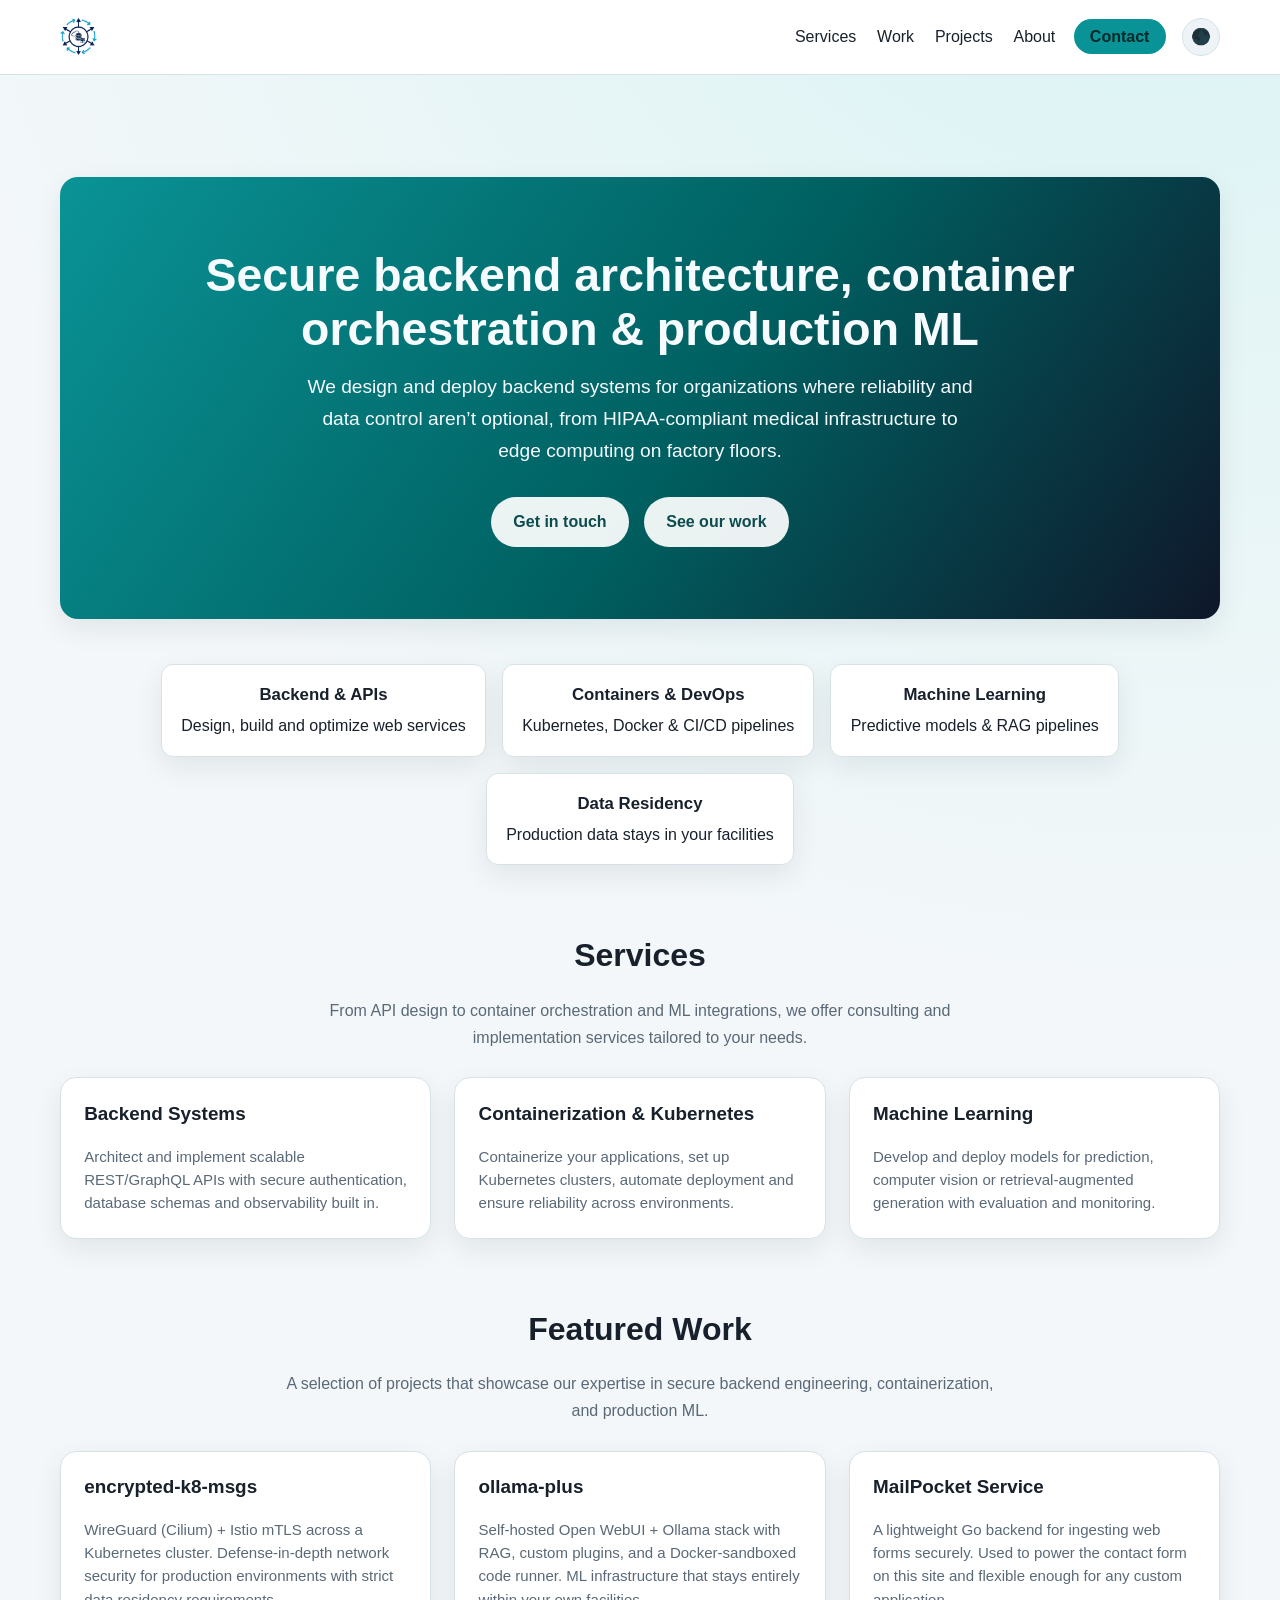
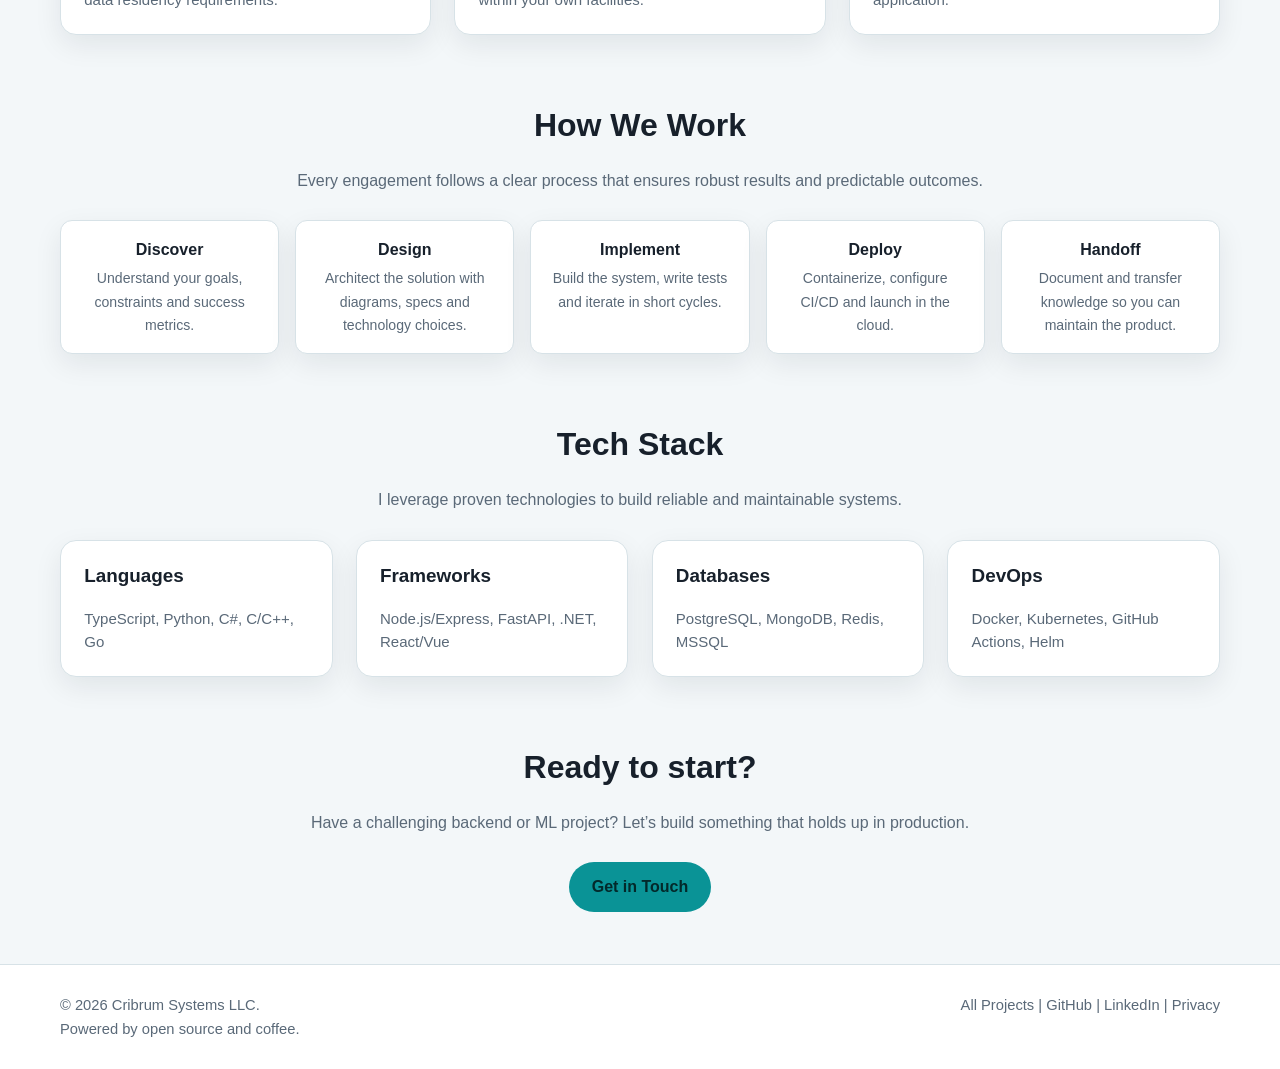
<file: index.html>
<!DOCTYPE html>
<html lang="en">

<head>
	<meta charset="UTF-8" />
	<meta name="viewport" content="width=device-width, initial-scale=1.0" />
	<title>Cribrum Systems LLC - Backend, Kubernetes & ML Consulting</title>
	<meta name="description"
		content="Cribrum Systems LLC builds backend systems, containerized infrastructure, and production ML workflows with a focus on reliability and practical delivery." />
	<meta name="author" content="Itamar Oren-Naftalovich" />
	<meta name="robots" content="index, follow" />
	<meta name="theme-color" content="#0a9396" />
	<link rel="canonical" href="https://cribrum.dev/" />
	<meta property="og:type" content="website" />
	<meta property="og:site_name" content="Cribrum Systems LLC" />
	<meta property="og:title" content="Cribrum Systems LLC - Backend, Kubernetes & ML Consulting" />
	<meta property="og:description"
		content="Backend engineering, Kubernetes platform work, and advanced ML systems for production environments." />
	<meta property="og:url" content="https://cribrum.dev/" />
	<meta property="og:image" content="/assets/img/logo.png" />
	<meta property="og:image:alt" content="ION606 logo" />
	<meta property="og:image:width" content="1200" />
	<meta property="og:image:height" content="630" />
	<meta name="twitter:card" content="summary_large_image" />
	<meta name="twitter:title" content="Cribrum Systems LLC - Backend, Kubernetes & ML Consulting" />
	<meta name="twitter:description"
		content="Backend engineering, Kubernetes platform work, and advanced ML systems for production environments." />
	<meta name="twitter:image" content="/assets/img/logo.png" />
	<meta name="twitter:image:alt" content="ION606 logo" />
	<link rel="icon" href="/assets/img/logo-with-bk.png" type="image/png" />
	<link rel="stylesheet" href="assets/css/styles.css" />
</head>

<body>
	<header>
		<div class="container header-inner">
			<a href="/" class="logo"><img src="/assets/img/logo.png" alt="Cribrum Systems LLC" /></a>
			<nav>
				<ul>
					<li><a href="services">Services</a></li>
					<li><a href="work">Work</a></li>
					<li><a href="projects">Projects</a></li>
					<li><a href="about">About</a></li>
					<li><a href="contact" class="contact-button">Contact</a></li>
				</ul>
			</nav>
		</div>
	</header>
	<main class="container">
		<!-- Hero Section -->
		<section class="hero">
			<h1>Secure backend architecture, container orchestration &amp; production ML</h1>
			<p>
				We design and deploy backend systems for organizations where reliability
				and data control aren’t optional, from HIPAA-compliant medical infrastructure
				to edge computing on factory floors.
			</p>
			<div class="btn-group">
				<a href="contact" class="btn">Get in touch</a>
				<a href="work" class="btn">See our work</a>
			</div>
		</section>
		<!-- Credibility Bar -->
		<div class="credibility">
			<div class="credibility-item">
				<h3>Backend &amp; APIs</h3>
				<p>Design, build and optimize web services</p>
			</div>
			<div class="credibility-item">
				<h3>Containers &amp; DevOps</h3>
				<p>Kubernetes, Docker &amp; CI/CD pipelines</p>
			</div>
			<div class="credibility-item">
				<h3>Machine Learning</h3>
				<p>Predictive models &amp; RAG pipelines</p>
			</div>
			<div class="credibility-item">
				<h3>Data Residency</h3>
				<p>Production data stays in your facilities</p>
			</div>
		</div>
		<!-- Services Snapshot -->
		<section>
			<h2>Services</h2>
			<p class="intro">
				From API design to container orchestration and ML integrations, we offer
				consulting and implementation services tailored to your needs.
			</p>
			<div class="grid grid-cols-3">
				<div class="card">
					<h3>Backend Systems</h3>
					<p>
						Architect and implement scalable REST/GraphQL APIs with secure
						authentication, database schemas and observability built in.
					</p>
				</div>
				<div class="card">
					<h3>Containerization &amp; Kubernetes</h3>
					<p>
						Containerize your applications, set up Kubernetes clusters,
						automate deployment and ensure reliability across environments.
					</p>
				</div>
				<div class="card">
					<h3>Machine Learning</h3>
					<p>
						Develop and deploy models for prediction, computer vision or
						retrieval‑augmented generation with evaluation and monitoring.
					</p>
				</div>
			</div>
		</section>
		<!-- Featured Work -->
		<section>
			<h2>Featured Work</h2>
			<p class="intro">
				A selection of projects that showcase our expertise in secure backend
				engineering, containerization, and production ML.
			</p>
			<div class="grid grid-cols-3">
				<div class="card">
					<h3>encrypted-k8-msgs</h3>
					<p>
						WireGuard (Cilium) + Istio mTLS across a Kubernetes cluster.
						Defense-in-depth network security for production environments
						with strict data residency requirements.
					</p>
				</div>
				<div class="card">
					<h3>ollama-plus</h3>
					<p>
						Self-hosted Open WebUI + Ollama stack with RAG, custom plugins, and
						a Docker-sandboxed code runner. ML infrastructure that stays entirely
						within your own facilities.
					</p>
				</div>
				<div class="card">
					<h3>MailPocket Service</h3>
					<p>
						A lightweight Go backend for ingesting web forms securely. Used to
						power the contact form on this site and flexible enough for any
						custom application.
					</p>
				</div>
			</div>
		</section>
		<!-- Process -->
		<section>
			<h2>How We Work</h2>
			<p class="intro">
				Every engagement follows a clear process that ensures robust results and
				predictable outcomes.
			</p>
			<div class="process">
				<div class="process-step">
					<h4>Discover</h4>
					<p>Understand your goals, constraints and success metrics.</p>
				</div>
				<div class="process-step">
					<h4>Design</h4>
					<p>Architect the solution with diagrams, specs and technology choices.</p>
				</div>
				<div class="process-step">
					<h4>Implement</h4>
					<p>Build the system, write tests and iterate in short cycles.</p>
				</div>
				<div class="process-step">
					<h4>Deploy</h4>
					<p>Containerize, configure CI/CD and launch in the cloud.</p>
				</div>
				<div class="process-step">
					<h4>Handoff</h4>
					<p>Document and transfer knowledge so you can maintain the product.</p>
				</div>
			</div>
		</section>

		<!-- Tech Stack -->
		<section>
			<h2>Tech Stack</h2>
			<p class="intro">
				I leverage proven technologies to build reliable and maintainable systems.
			</p>
			<div class="grid grid-cols-4">
				<div class="card">
					<h3>Languages</h3>
					<p>TypeScript, Python, C#, C/C++, Go</p>
				</div>
				<div class="card">
					<h3>Frameworks</h3>
					<p>Node.js/Express, FastAPI, .NET, React/Vue</p>
				</div>
				<div class="card">
					<h3>Databases</h3>
					<p>PostgreSQL, MongoDB, Redis, MSSQL</p>
				</div>
				<div class="card">
					<h3>DevOps</h3>
					<p>Docker, Kubernetes, GitHub Actions, Helm</p>
				</div>
			</div>
		</section>
		<!-- Call to action -->
		<section>
			<h2>Ready to start?</h2>
			<p class="intro">
				Have a challenging backend or ML project? Let’s build something that
				holds up in production.
			</p>
			<div class="center-action">
				<a href="contact" class="btn">Get in Touch</a>
			</div>
		</section>
	</main>

	<footer>
		<div class="container footer-inner">
			<div>
				<p>&copy; 2026 Cribrum Systems LLC.</p>
				<p>Powered by open source and coffee.</p>
			</div>
			<div>
				<p>
					<a href="projects">All Projects</a> |
					<!-- <a href="https://git.cribrum.dev/cribrum" target="_blank" rel="noopener noreferrer">Gitea</a> | -->
					<a href="https://github.com/cribrum-systems" target="_blank" rel="noopener noreferrer">GitHub</a> |
					<a href="https://www.linkedin.com/company/cribrum" target="_blank"
						rel="noopener noreferrer">LinkedIn</a>
					|
					<a href="privacy">Privacy</a>
				</p>
			</div>
		</div>
	</footer>
	
	<script type="module" src="assets/js/main.js"></script>
</body>

</html>
</file>
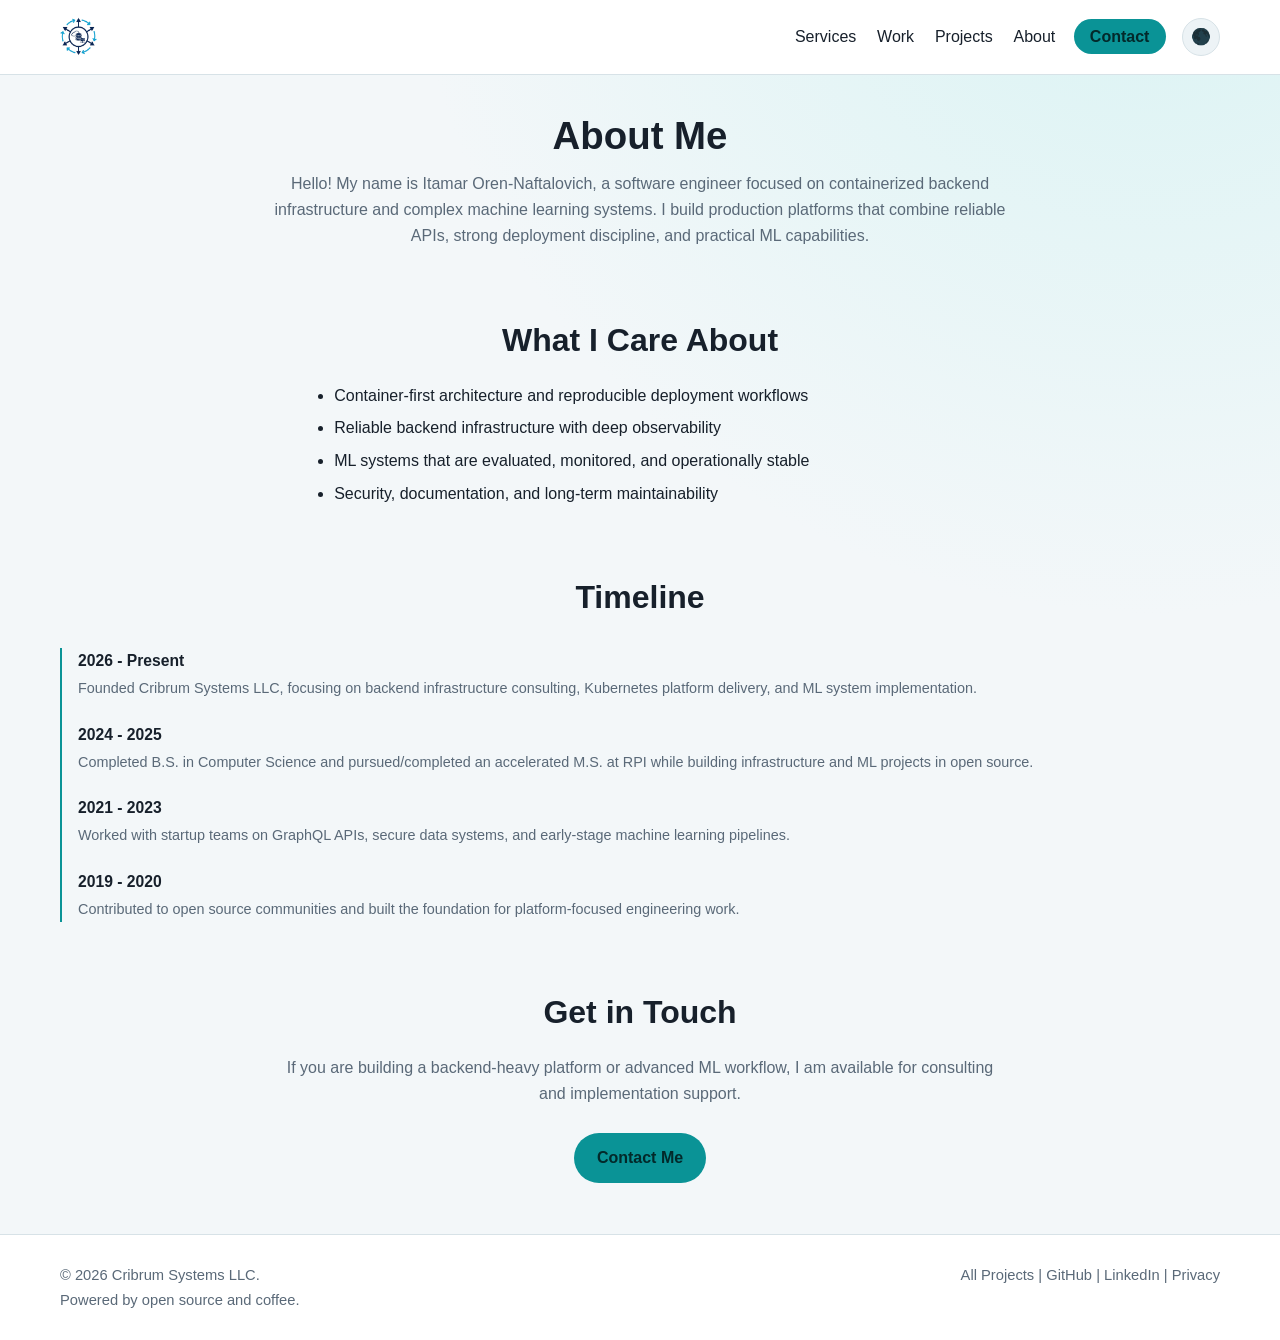
<file: about.html>
<!DOCTYPE html>
<html lang="en">

<head>
	<meta charset="UTF-8" />
	<meta name="viewport" content="width=device-width, initial-scale=1.0" />
	<title>About - Cribrum Systems LLC</title>
	<meta name="description"
		content="About Cribrum: engineering focus, background, and approach to backend infrastructure and ML systems" />
	<meta name="author" content="Itamar Oren-Naftalovich" />
	<meta name="robots" content="index, follow" />
	<meta name="theme-color" content="#0a9396" />
	<link rel="canonical" href="https://cribrum.dev/about" />
	<meta property="og:type" content="website" />
	<meta property="og:site_name" content="Cribrum Systems LLC" />
	<meta property="og:title" content="About - Cribrum Systems LLC" />
	<meta property="og:description"
		content="Learn about the engineering background and delivery mindset behind ION606." />
	<meta property="og:url" content="https://cribrum.dev/about" />
	<meta property="og:image" content="https://cribrum.dev/assets/img/logo.png" />
	<meta property="og:image:alt" content="ION606 logo" />
	<meta property="og:image:width" content="1200" />
	<meta property="og:image:height" content="630" />
	<meta name="twitter:card" content="summary_large_image" />
	<meta name="twitter:title" content="About - Cribrum Systems LLC" />
	<meta name="twitter:description"
		content="Learn about the engineering background and delivery mindset behind ION606." />
	<meta name="twitter:image" content="https://cribrum.dev/assets/img/logo.png" />
	<meta name="twitter:image:alt" content="ION606 logo" />
	<link rel="icon" href="/assets/img/logo-with-bk.png" type="image/png" />
	<link rel="stylesheet" href="assets/css/styles.css" />
</head>

<body>
	<header>
		<div class="container header-inner">
			<a href="/" class="logo"><img src="/assets/img/logo.png" alt="Cribrum Systems LLC" /></a>
			<nav>
				<ul>
					<li><a href="services">Services</a></li>
					<li><a href="work">Work</a></li>
					<li><a href="projects">Projects</a></li>
					<li><a href="about">About</a></li>
					<li><a href="contact" class="contact-button">Contact</a></li>
				</ul>
			</nav>
		</div>
	</header>

	<main class="container">
		<h1 class="page-title">About Me</h1>
		<p class="page-intro">
			Hello! My name is Itamar Oren-Naftalovich, a software engineer focused on containerized
			backend infrastructure and complex machine learning systems. I build
			production platforms that combine reliable APIs, strong deployment
			discipline, and practical ML capabilities.
		</p>

		<section>
			<h2>What I Care About</h2>
			<ul class="list-disc">
				<li>Container-first architecture and reproducible deployment workflows</li>
				<li>Reliable backend infrastructure with deep observability</li>
				<li>ML systems that are evaluated, monitored, and operationally stable</li>
				<li>Security, documentation, and long-term maintainability</li>
			</ul>
		</section>

		<section>
			<h2>Timeline</h2>
			<div class="timeline">
				<div class="timeline-entry">
					<h4>2026 - Present</h4>
					<p>Founded Cribrum Systems LLC, focusing on backend infrastructure consulting, Kubernetes platform
						delivery,
						and ML system implementation.</p>
				</div>
				<div class="timeline-entry">
					<h4>2024 - 2025</h4>
					<p>Completed B.S. in Computer Science and pursued/completed an accelerated M.S. at RPI while
						building infrastructure
						and ML projects in open source.</p>
				</div>
				<div class="timeline-entry">
					<h4>2021 - 2023</h4>
					<p>Worked with startup teams on GraphQL APIs, secure data systems, and early-stage machine learning
						pipelines.</p>
				</div>
				<div class="timeline-entry">
					<h4>2019 - 2020</h4>
					<p>Contributed to open source communities and built the foundation for platform-focused engineering
						work.</p>
				</div>
			</div>
		</section>

		<section>
			<h2>Get in Touch</h2>
			<p class="intro">
				If you are building a backend-heavy platform or advanced ML workflow,
				I am available for consulting and implementation support.
			</p>
			<div class="center-action">
				<a href="contact" class="btn">Contact Me</a>
			</div>
		</section>
	</main>

	<footer>
		<div class="container footer-inner">
			<div>
				<p>&copy; 2026 Cribrum Systems LLC.</p>
				<p>Powered by open source and coffee.</p>
			</div>
			<div>
				<p>
					<a href="projects">All Projects</a> |
					<!-- <a href="https://git.cribrum.dev/cribrum" target="_blank" rel="noopener noreferrer">Gitea</a> | -->
					<a href="https://github.com/cribrum-systems" target="_blank" rel="noopener noreferrer">GitHub</a> |
					<a href="https://www.linkedin.com/company/cribrum" target="_blank"
						rel="noopener noreferrer">LinkedIn</a>
					|
					<a href="privacy">Privacy</a>
				</p>
			</div>
		</div>
	</footer>
	<script type="module" src="assets/js/main.js"></script>
</body>

</html>
</file>
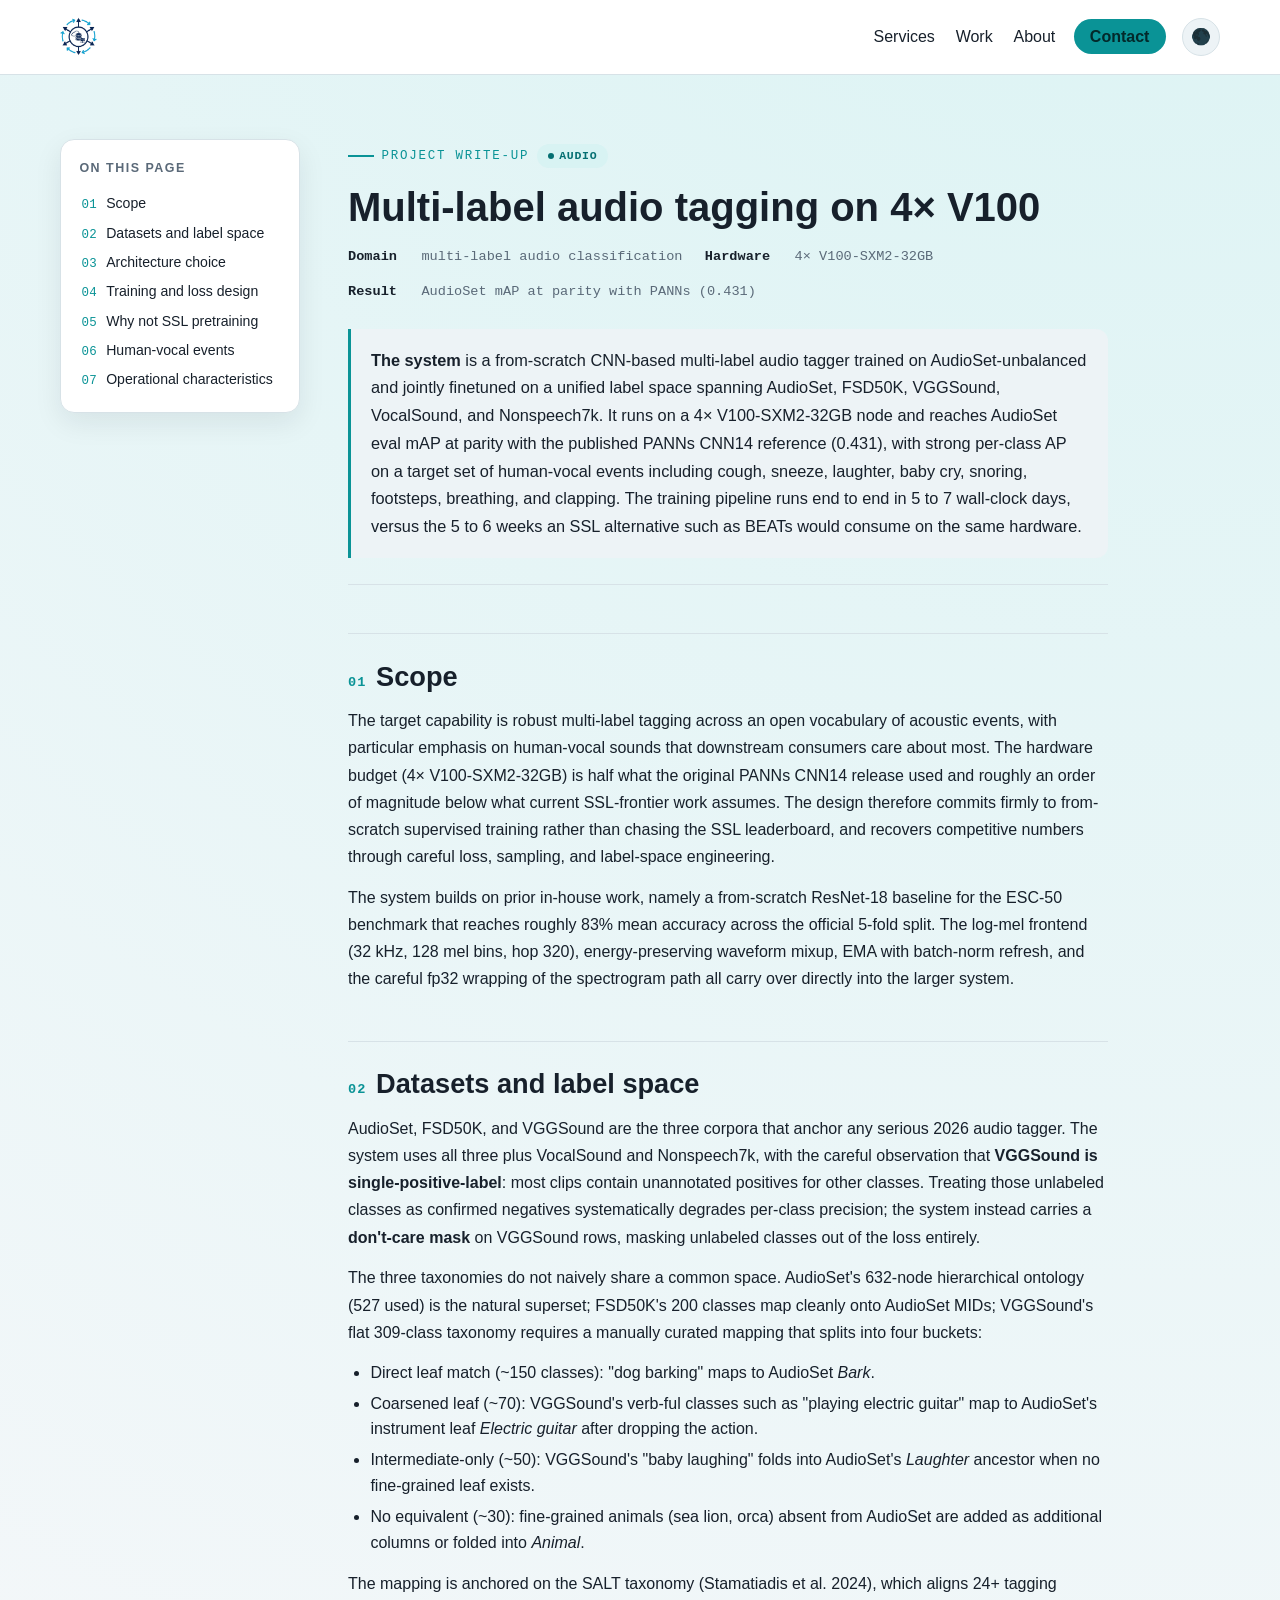
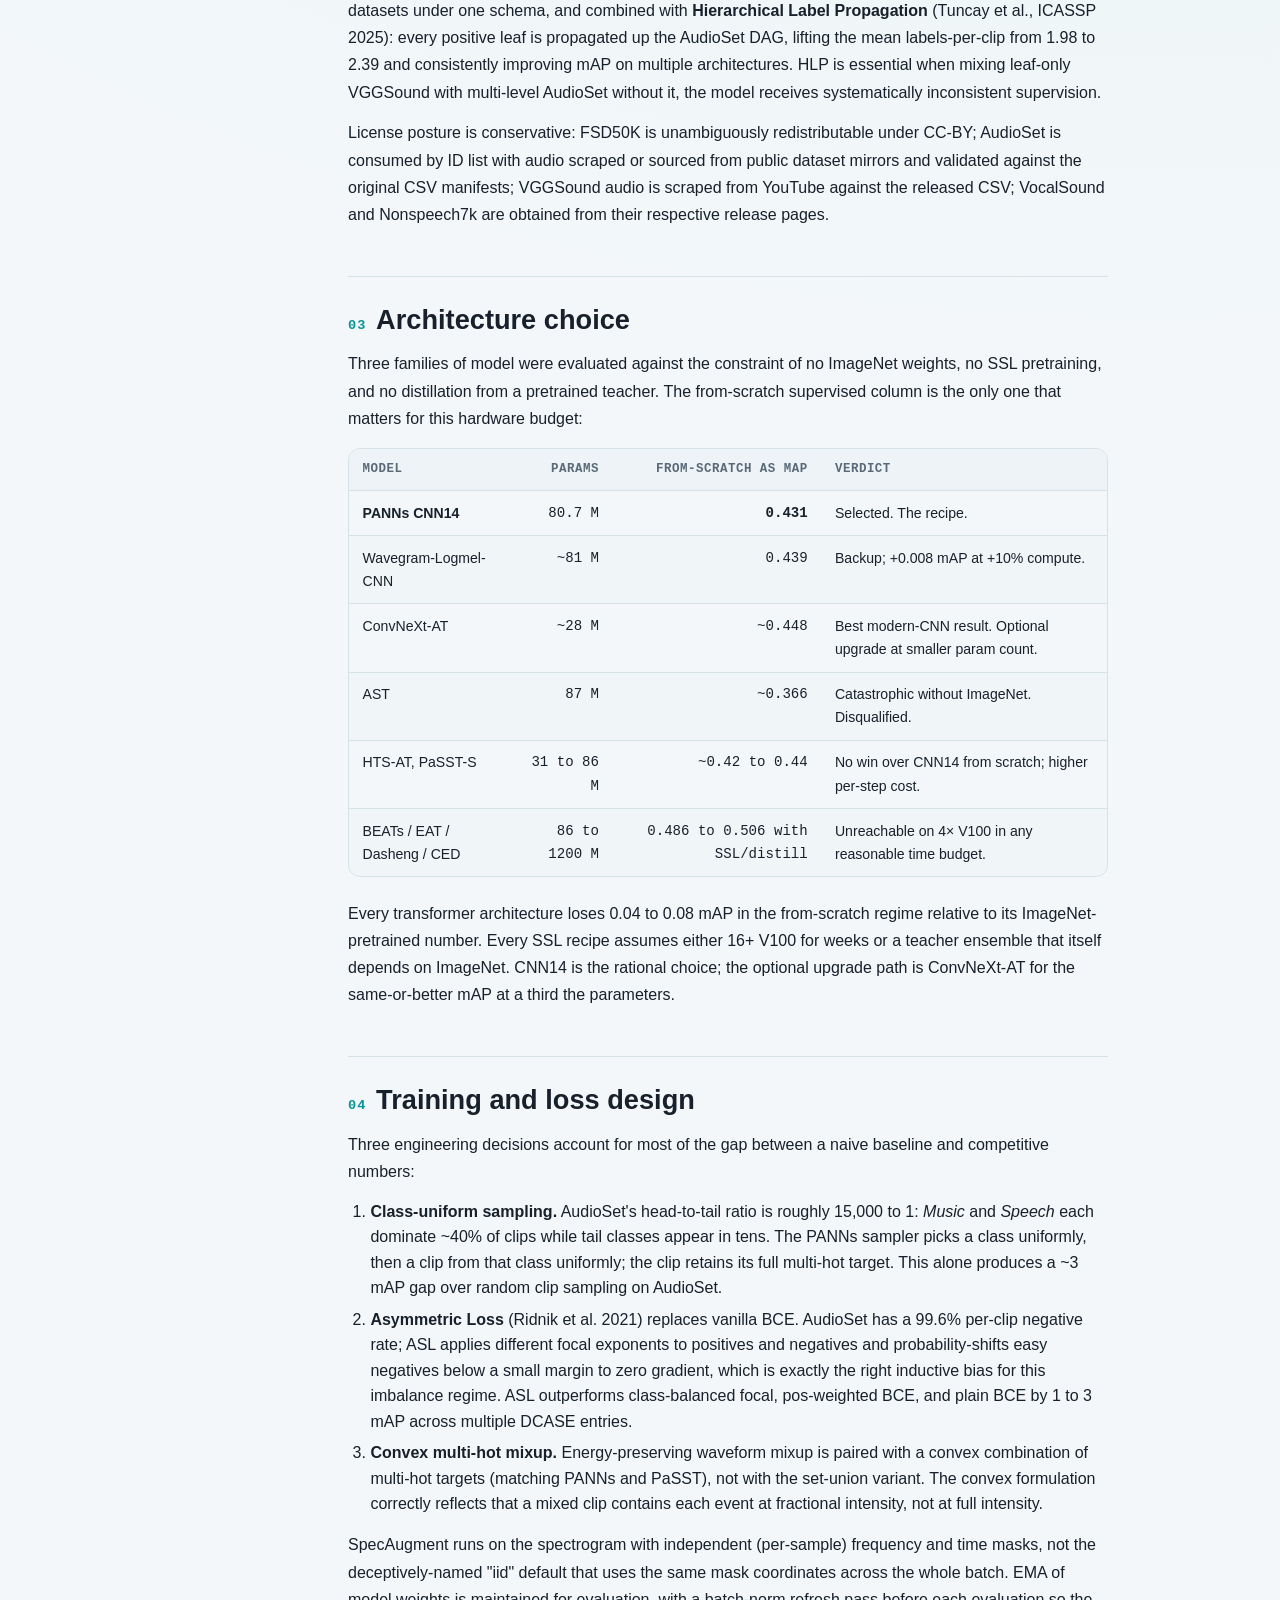
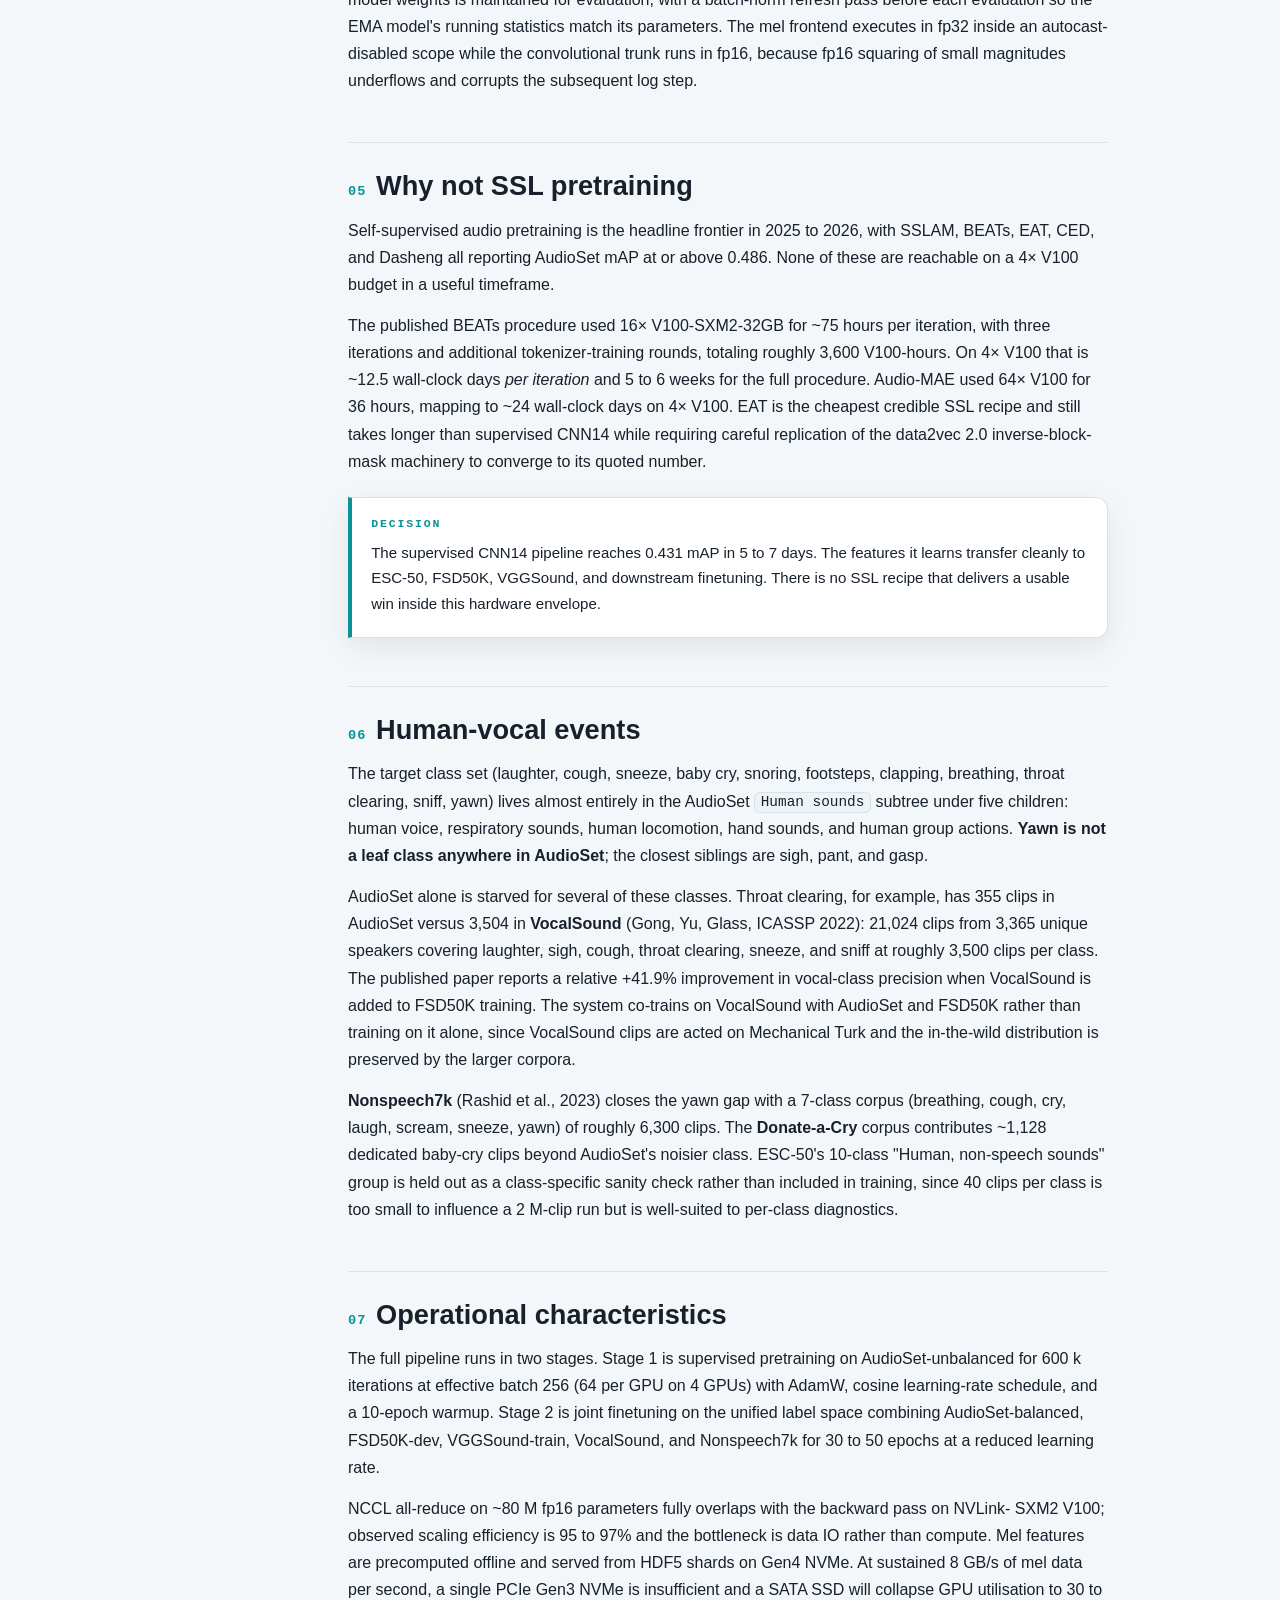
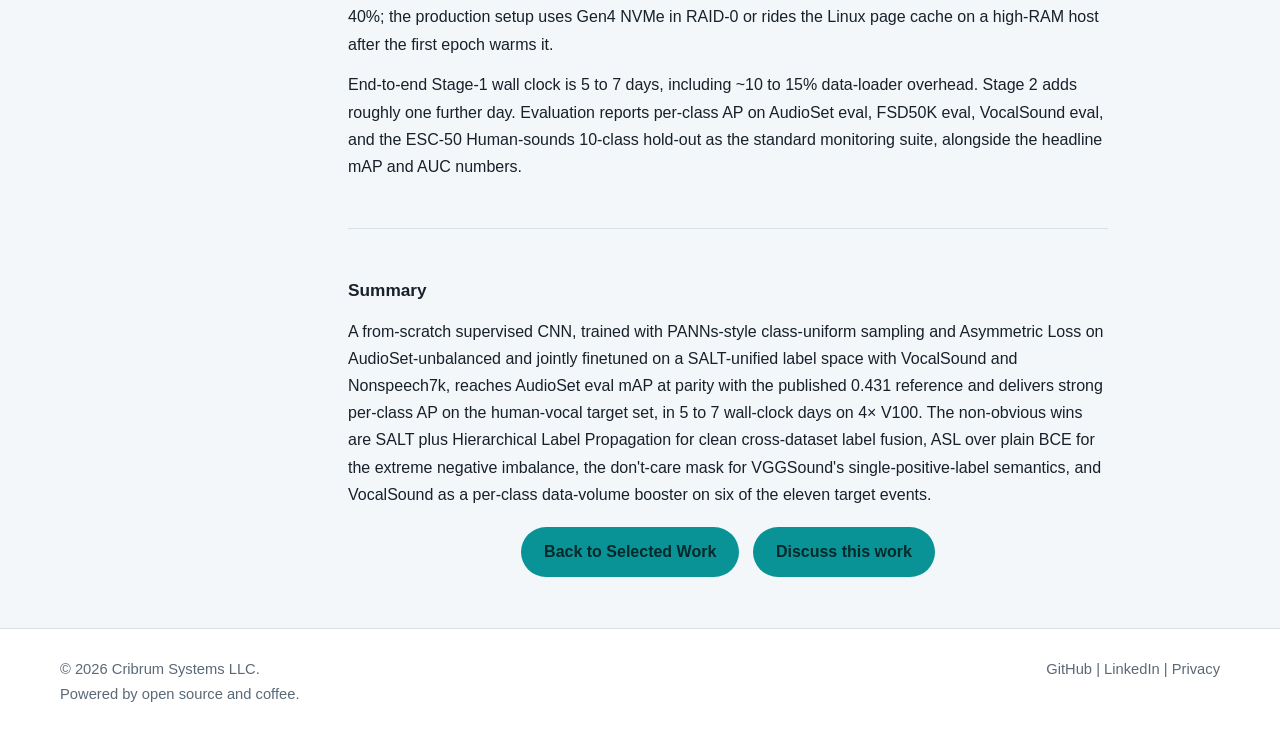
<file: audio-tagging.html>
<!DOCTYPE html>
<html lang="en">

<head>
	<meta charset="UTF-8" />
	<meta name="viewport" content="width=device-width, initial-scale=1.0" />
	<title>Multi-label audio tagging on 4&times; V100 - Cribrum Systems LLC</title>
	<meta name="description"
		content="A from-scratch CNN-based multi-label audio tagger trained on AudioSet and finetuned on a unified label space spanning FSD50K, VGGSound, VocalSound, and Nonspeech7k. AudioSet eval mAP at parity with the published PANNs reference." />
	<meta name="author" content="Itamar Oren-Naftalovich" />
	<meta name="robots" content="index, follow" />
	<meta name="theme-color" content="#0a9396" />
	<link rel="canonical" href="https://cribrum.dev/audio-tagging" />
	<meta property="og:type" content="article" />
	<meta property="og:site_name" content="Cribrum Systems LLC" />
	<meta property="og:title" content="Multi-label audio tagging on 4&times; V100" />
	<meta property="og:description"
		content="From-scratch multi-label audio tagger spanning AudioSet, FSD50K, VGGSound, VocalSound, and Nonspeech7k." />
	<meta property="og:url" content="https://cribrum.dev/audio-tagging" />
	<meta property="og:image" content="https://cribrum.dev/assets/img/logo.png" />
	<meta property="og:image:alt" content="Cribrum Systems LLC logo" />
	<meta property="og:image:width" content="1200" />
	<meta property="og:image:height" content="630" />
	<meta name="twitter:card" content="summary_large_image" />
	<meta name="twitter:title" content="Multi-label audio tagging on 4&times; V100" />
	<meta name="twitter:description"
		content="From-scratch multi-label audio tagger spanning AudioSet, FSD50K, VGGSound, VocalSound, and Nonspeech7k." />
	<meta name="twitter:image" content="https://cribrum.dev/assets/img/logo.png" />
	<meta name="twitter:image:alt" content="Cribrum Systems LLC logo" />
	<link rel="icon" href="/assets/img/logo-with-bk.png" type="image/png" />
	<link rel="stylesheet" href="assets/css/styles.css" />
	<style>
		.article-shell { display: grid; grid-template-columns: minmax(0, 1fr); gap: clamp(1.5rem, 4vw, 3rem); margin-top: 1.6rem; }
		@media (min-width: 1080px) { .article-shell { grid-template-columns: 240px minmax(0, 1fr); align-items: flex-start; } }
		.toc { background-color: var(--surface-color); border: 1px solid var(--border-color); border-radius: 14px; padding: 1.1rem 1.15rem; box-shadow: var(--shadow-soft); font-size: 0.88rem; }
		@media (min-width: 1080px) { .toc { position: sticky; top: 92px; max-height: calc(100vh - 110px); overflow-y: auto; } }
		.toc h2 { font-size: 0.78rem; font-weight: 700; text-transform: uppercase; letter-spacing: 0.12em; color: var(--text-muted); margin-bottom: 0.7rem; }
		.toc ol { list-style: none; padding: 0; margin: 0; counter-reset: toc-counter; }
		.toc li { counter-increment: toc-counter; padding: 0.18rem 0; border-left: 2px solid transparent; padding-left: 0.6rem; margin-left: -0.6rem; transition: border-color 0.18s ease, background-color 0.18s ease; }
		.toc li:hover { border-left-color: var(--primary-color); background-color: var(--surface-muted); }
		.toc a { color: var(--text-color); display: block; }
		.toc a::before { content: counter(toc-counter, decimal-leading-zero); color: var(--primary-color); font-family: "IBM Plex Mono", monospace; font-size: 0.78rem; margin-right: 0.55rem; letter-spacing: 0.04em; }
		.toc a:hover { color: var(--primary-color); }
		.article { min-width: 0; max-width: 760px; }
		.article-header { border-bottom: 1px solid var(--border-color); padding-bottom: 1.6rem; margin-bottom: 2rem; }
		.article-eyebrow { display: inline-flex; align-items: center; gap: 0.5rem; font-family: "IBM Plex Mono", monospace; font-size: 0.78rem; letter-spacing: 0.14em; text-transform: uppercase; color: var(--primary-color); margin-bottom: 1rem; }
		.article-eyebrow::before { content: ""; width: 1.6rem; height: 2px; background-color: var(--primary-color); }
		.article h1 { font-size: clamp(1.75rem, 4vw, 2.5rem); line-height: 1.18; margin-bottom: 0.9rem; }
		.article-meta { display: flex; flex-wrap: wrap; gap: 0.8rem 1.4rem; font-size: 0.85rem; color: var(--text-muted); font-family: "IBM Plex Mono", monospace; }
		.article-meta span strong { color: var(--text-color); font-weight: 600; }
		.article .lede { background-color: var(--surface-muted); border-left: 3px solid var(--primary-color); padding: 1.1rem 1.25rem; border-radius: 0 12px 12px 0; font-size: 1.02rem; line-height: 1.7; margin: 1.6rem 0 0; }
		.article .lede strong { color: var(--text-color); }
		.article section { margin-top: 3rem; scroll-margin-top: 96px; }
		.article section h2 { text-align: left; font-size: clamp(1.35rem, 2.6vw, 1.7rem); line-height: 1.25; margin-bottom: 0.4rem; padding-top: 0.4rem; border-top: 1px solid var(--border-color); padding-block-start: 1.6rem; }
		.article section h2 .section-num { font-family: "IBM Plex Mono", monospace; font-size: 0.85rem; color: var(--primary-color); margin-right: 0.6rem; letter-spacing: 0.08em; }
		.article h3 { font-size: 1.08rem; margin: 1.5rem 0 0.4rem; color: var(--text-color); }
		.article p { margin: 0.85rem 0; line-height: 1.7; }
		.article ul, .article ol { margin: 0.7rem 0 0.9rem 1.4rem; }
		.article li { margin: 0.35rem 0; line-height: 1.6; }
		.article a { text-decoration: underline; text-decoration-color: color-mix(in srgb, var(--primary-color) 40%, transparent); text-underline-offset: 3px; }
		.article a:hover { text-decoration-color: var(--primary-color); }
		.article strong { color: var(--text-color); }
		.article .table-wrap { overflow-x: auto; margin: 1rem 0 1.4rem; border: 1px solid var(--border-color); border-radius: 12px; }
		.article table { width: 100%; border-collapse: collapse; font-size: 0.88rem; }
		.article table th, .article table td { padding: 0.65rem 0.85rem; text-align: left; border-bottom: 1px solid var(--border-color); vertical-align: top; }
		.article table th { background-color: var(--surface-muted); font-weight: 600; font-family: "IBM Plex Mono", monospace; font-size: 0.78rem; letter-spacing: 0.04em; text-transform: uppercase; color: var(--text-muted); }
		.article table tbody tr:last-child td { border-bottom: none; }
		.article table tbody tr:nth-child(even) td { background-color: color-mix(in srgb, var(--surface-muted) 50%, transparent); }
		.article table td.num, .article table th.num { font-family: "IBM Plex Mono", monospace; font-variant-numeric: tabular-nums; text-align: right; }
		.callout { background-color: var(--surface-color); border: 1px solid var(--border-color); border-left: 4px solid var(--primary-color); border-radius: 0 12px 12px 0; padding: 1rem 1.2rem; margin: 1.4rem 0; box-shadow: var(--shadow-soft); }
		.callout-label { font-family: "IBM Plex Mono", monospace; font-size: 0.72rem; letter-spacing: 0.16em; text-transform: uppercase; color: var(--primary-color); font-weight: 700; margin-bottom: 0.4rem; }
		.callout p { margin: 0.3rem 0; font-size: 0.94rem; }
		.article-end { margin-top: 3rem; padding-top: 1.4rem; border-top: 1px solid var(--border-color); }
		.article-end .center-action { margin-top: 1.2rem; }
		.pill { display: inline-flex; align-items: center; gap: 0.35rem; background-color: var(--primary-soft); color: var(--primary-dark); padding: 0.18rem 0.65rem; border-radius: 999px; font-family: "IBM Plex Mono", monospace; font-size: 0.72rem; letter-spacing: 0.06em; text-transform: uppercase; font-weight: 700; }
		:root[data-theme="dark"] .pill { color: var(--primary-color); }
		.pill::before { content: ""; display: inline-block; width: 6px; height: 6px; border-radius: 50%; background-color: currentColor; }
	</style>
</head>

<body>
	<header>
		<div class="container header-inner">
			<a href="/" class="logo"><img src="/assets/img/logo.png" alt="Cribrum Systems LLC" /></a>
			<nav>
				<ul>
					<li><a href="services">Services</a></li>
					<li><a href="work">Work</a></li>
					<li><a href="about">About</a></li>
					<li><a href="contact" class="contact-button">Contact</a></li>
				</ul>
			</nav>
		</div>
	</header>

	<main class="container">
		<div class="article-shell">

			<aside class="toc" aria-label="Table of contents">
				<h2>On this page</h2>
				<ol>
					<li><a href="#scope">Scope</a></li>
					<li><a href="#datasets">Datasets and label space</a></li>
					<li><a href="#architecture">Architecture choice</a></li>
					<li><a href="#training">Training and loss design</a></li>
					<li><a href="#ssl">Why not SSL pretraining</a></li>
					<li><a href="#vocal">Human-vocal events</a></li>
					<li><a href="#ops">Operational characteristics</a></li>
				</ol>
			</aside>

			<article class="article">

				<header class="article-header">
					<div class="article-eyebrow">Project write-up <span class="pill">audio</span></div>
					<h1>Multi-label audio tagging on 4&times; V100</h1>
					<div class="article-meta">
						<span><strong>Domain</strong> &nbsp; multi-label audio classification</span>
						<span><strong>Hardware</strong> &nbsp; 4&times; V100-SXM2-32GB</span>
						<span><strong>Result</strong> &nbsp; AudioSet mAP at parity with PANNs (0.431)</span>
					</div>
					<p class="lede">
						<strong>The system</strong> is a from-scratch CNN-based multi-label audio tagger trained on
						AudioSet-unbalanced and jointly finetuned on a unified label space spanning AudioSet,
						FSD50K, VGGSound, VocalSound, and Nonspeech7k. It runs on a 4&times; V100-SXM2-32GB node
						and reaches AudioSet eval mAP at parity with the published PANNs CNN14 reference (0.431),
						with strong per-class AP on a target set of human-vocal events including cough, sneeze,
						laughter, baby cry, snoring, footsteps, breathing, and clapping. The training pipeline runs
						end to end in 5 to 7 wall-clock days, versus the 5 to 6 weeks an SSL alternative such as
						BEATs would consume on the same hardware.
					</p>
				</header>

				<section id="scope">
					<h2><span class="section-num">01</span>Scope</h2>
					<p>
						The target capability is robust multi-label tagging across an open vocabulary of acoustic
						events, with particular emphasis on human-vocal sounds that downstream consumers care about
						most. The hardware budget (4&times; V100-SXM2-32GB) is half what the original PANNs CNN14
						release used and roughly an order of magnitude below what current SSL-frontier work assumes.
						The design therefore commits firmly to from-scratch supervised training rather than chasing
						the SSL leaderboard, and recovers competitive numbers through careful loss, sampling, and
						label-space engineering.
					</p>
					<p>
						The system builds on prior in-house work, namely a from-scratch ResNet-18 baseline for the
						ESC-50 benchmark that reaches roughly 83% mean accuracy across the official 5-fold split.
						The log-mel frontend (32 kHz, 128 mel bins, hop 320), energy-preserving waveform mixup, EMA
						with batch-norm refresh, and the careful fp32 wrapping of the spectrogram path all carry
						over directly into the larger system.
					</p>
				</section>

				<section id="datasets">
					<h2><span class="section-num">02</span>Datasets and label space</h2>
					<p>
						AudioSet, FSD50K, and VGGSound are the three corpora that anchor any serious 2026 audio
						tagger. The system uses all three plus VocalSound and Nonspeech7k, with the careful
						observation that <strong>VGGSound is single-positive-label</strong>: most clips contain
						unannotated positives for other classes. Treating those unlabeled classes as confirmed
						negatives systematically degrades per-class precision; the system instead carries a
						<strong>don't-care mask</strong> on VGGSound rows, masking unlabeled classes out of the loss
						entirely.
					</p>
					<p>
						The three taxonomies do not naively share a common space. AudioSet's 632-node hierarchical
						ontology (527 used) is the natural superset; FSD50K's 200 classes map cleanly onto AudioSet
						MIDs; VGGSound's flat 309-class taxonomy requires a manually curated mapping that splits
						into four buckets:
					</p>
					<ul>
						<li>Direct leaf match (~150 classes): &quot;dog barking&quot; maps to AudioSet
							<em>Bark</em>.</li>
						<li>Coarsened leaf (~70): VGGSound's verb-ful classes such as &quot;playing electric
							guitar&quot; map to AudioSet's instrument leaf <em>Electric guitar</em> after dropping the
							action.</li>
						<li>Intermediate-only (~50): VGGSound's &quot;baby laughing&quot; folds into AudioSet's
							<em>Laughter</em> ancestor when no fine-grained leaf exists.</li>
						<li>No equivalent (~30): fine-grained animals (sea lion, orca) absent from AudioSet are added
							as additional columns or folded into <em>Animal</em>.</li>
					</ul>
					<p>
						The mapping is anchored on the SALT taxonomy (Stamatiadis et al. 2024), which aligns 24+
						tagging datasets under one schema, and combined with <strong>Hierarchical Label
						Propagation</strong> (Tuncay et al., ICASSP 2025): every positive leaf is propagated up the
						AudioSet DAG, lifting the mean labels-per-clip from 1.98 to 2.39 and consistently improving
						mAP on multiple architectures. HLP is essential when mixing leaf-only VGGSound with
						multi-level AudioSet without it, the model receives systematically inconsistent supervision.
					</p>
					<p>
						License posture is conservative: FSD50K is unambiguously redistributable under CC-BY;
						AudioSet is consumed by ID list with audio scraped or sourced from public dataset mirrors
						and validated against the original CSV manifests; VGGSound audio is scraped from YouTube
						against the released CSV; VocalSound and Nonspeech7k are obtained from their respective
						release pages.
					</p>
				</section>

				<section id="architecture">
					<h2><span class="section-num">03</span>Architecture choice</h2>
					<p>
						Three families of model were evaluated against the constraint of no ImageNet weights, no
						SSL pretraining, and no distillation from a pretrained teacher. The from-scratch supervised
						column is the only one that matters for this hardware budget:
					</p>

					<div class="table-wrap">
						<table>
							<thead>
								<tr>
									<th>Model</th>
									<th class="num">Params</th>
									<th class="num">From-scratch AS mAP</th>
									<th>Verdict</th>
								</tr>
							</thead>
							<tbody>
								<tr>
									<td><strong>PANNs CNN14</strong></td>
									<td class="num">80.7 M</td>
									<td class="num"><strong>0.431</strong></td>
									<td>Selected. The recipe.</td>
								</tr>
								<tr>
									<td>Wavegram-Logmel-CNN</td>
									<td class="num">~81 M</td>
									<td class="num">0.439</td>
									<td>Backup; +0.008 mAP at +10% compute.</td>
								</tr>
								<tr>
									<td>ConvNeXt-AT</td>
									<td class="num">~28 M</td>
									<td class="num">~0.448</td>
									<td>Best modern-CNN result. Optional upgrade at smaller param count.</td>
								</tr>
								<tr>
									<td>AST</td>
									<td class="num">87 M</td>
									<td class="num">~0.366</td>
									<td>Catastrophic without ImageNet. Disqualified.</td>
								</tr>
								<tr>
									<td>HTS-AT, PaSST-S</td>
									<td class="num">31 to 86 M</td>
									<td class="num">~0.42 to 0.44</td>
									<td>No win over CNN14 from scratch; higher per-step cost.</td>
								</tr>
								<tr>
									<td>BEATs / EAT / Dasheng / CED</td>
									<td class="num">86 to 1200 M</td>
									<td class="num">0.486 to 0.506 with SSL/distill</td>
									<td>Unreachable on 4&times; V100 in any reasonable time budget.</td>
								</tr>
							</tbody>
						</table>
					</div>

					<p>
						Every transformer architecture loses 0.04 to 0.08 mAP in the from-scratch regime relative to
						its ImageNet-pretrained number. Every SSL recipe assumes either 16+ V100 for weeks or a
						teacher ensemble that itself depends on ImageNet. CNN14 is the rational choice; the
						optional upgrade path is ConvNeXt-AT for the same-or-better mAP at a third the parameters.
					</p>
				</section>

				<section id="training">
					<h2><span class="section-num">04</span>Training and loss design</h2>
					<p>
						Three engineering decisions account for most of the gap between a naive baseline and
						competitive numbers:
					</p>
					<ol>
						<li><strong>Class-uniform sampling.</strong> AudioSet's head-to-tail ratio is roughly
							15,000 to 1: <em>Music</em> and <em>Speech</em> each dominate ~40% of clips while tail
							classes appear in tens. The PANNs sampler picks a class uniformly, then a clip from that
							class uniformly; the clip retains its full multi-hot target. This alone produces a ~3 mAP
							gap over random clip sampling on AudioSet.</li>
						<li><strong>Asymmetric Loss</strong> (Ridnik et al. 2021) replaces vanilla BCE. AudioSet has a
							99.6% per-clip negative rate; ASL applies different focal exponents to positives and
							negatives and probability-shifts easy negatives below a small margin to zero gradient,
							which is exactly the right inductive bias for this imbalance regime. ASL outperforms
							class-balanced focal, pos-weighted BCE, and plain BCE by 1 to 3 mAP across multiple DCASE
							entries.</li>
						<li><strong>Convex multi-hot mixup.</strong> Energy-preserving waveform mixup is paired with a
							convex combination of multi-hot targets (matching PANNs and PaSST), not with the
							set-union variant. The convex formulation correctly reflects that a mixed clip contains
							each event at fractional intensity, not at full intensity.</li>
					</ol>
					<p>
						SpecAugment runs on the spectrogram with independent (per-sample) frequency and time masks,
						not the deceptively-named &quot;iid&quot; default that uses the same mask coordinates across
						the whole batch. EMA of model weights is maintained for evaluation, with a batch-norm
						refresh pass before each evaluation so the EMA model's running statistics match its
						parameters. The mel frontend executes in fp32 inside an autocast-disabled scope while the
						convolutional trunk runs in fp16, because fp16 squaring of small magnitudes underflows and
						corrupts the subsequent log step.
					</p>
				</section>

				<section id="ssl">
					<h2><span class="section-num">05</span>Why not SSL pretraining</h2>
					<p>
						Self-supervised audio pretraining is the headline frontier in 2025 to 2026, with SSLAM,
						BEATs, EAT, CED, and Dasheng all reporting AudioSet mAP at or above 0.486. None of these
						are reachable on a 4&times; V100 budget in a useful timeframe.
					</p>
					<p>
						The published BEATs procedure used 16&times; V100-SXM2-32GB for ~75 hours per iteration,
						with three iterations and additional tokenizer-training rounds, totaling roughly 3,600
						V100-hours. On 4&times; V100 that is ~12.5 wall-clock days <em>per iteration</em> and
						5 to 6 weeks for the full procedure. Audio-MAE used 64&times; V100 for 36 hours, mapping to
						~24 wall-clock days on 4&times; V100. EAT is the cheapest credible SSL recipe and still
		                takes longer than supervised CNN14 while requiring careful replication of the data2vec 2.0
						inverse-block-mask machinery to converge to its quoted number.
					</p>

					<div class="callout">
						<div class="callout-label">Decision</div>
						<p>The supervised CNN14 pipeline reaches 0.431 mAP in 5 to 7 days. The features it learns
							transfer cleanly to ESC-50, FSD50K, VGGSound, and downstream finetuning. There is no SSL
							recipe that delivers a usable win inside this hardware envelope.</p>
					</div>
				</section>

				<section id="vocal">
					<h2><span class="section-num">06</span>Human-vocal events</h2>
					<p>
						The target class set (laughter, cough, sneeze, baby cry, snoring, footsteps, clapping,
						breathing, throat clearing, sniff, yawn) lives almost entirely in the AudioSet
						<code>Human sounds</code> subtree under five children: human voice, respiratory sounds,
						human locomotion, hand sounds, and human group actions. <strong>Yawn is not a leaf class
						anywhere in AudioSet</strong>; the closest siblings are sigh, pant, and gasp.
					</p>
					<p>
						AudioSet alone is starved for several of these classes. Throat clearing, for example, has
						355 clips in AudioSet versus 3,504 in <strong>VocalSound</strong> (Gong, Yu, Glass, ICASSP
						2022): 21,024 clips from 3,365 unique speakers covering laughter, sigh, cough, throat
						clearing, sneeze, and sniff at roughly 3,500 clips per class. The published paper reports a
						relative +41.9% improvement in vocal-class precision when VocalSound is added to FSD50K
						training. The system co-trains on VocalSound with AudioSet and FSD50K rather than
						training on it alone, since VocalSound clips are acted on Mechanical Turk and the
						in-the-wild distribution is preserved by the larger corpora.
					</p>
					<p>
						<strong>Nonspeech7k</strong> (Rashid et al., 2023) closes the yawn gap with a 7-class corpus
						(breathing, cough, cry, laugh, scream, sneeze, yawn) of roughly 6,300 clips. The
						<strong>Donate-a-Cry</strong> corpus contributes ~1,128 dedicated baby-cry clips beyond
						AudioSet's noisier class. ESC-50's 10-class &quot;Human, non-speech sounds&quot; group is
						held out as a class-specific sanity check rather than included in training, since
						40 clips per class is too small to influence a 2 M-clip run but is well-suited to
						per-class diagnostics.
					</p>
				</section>

				<section id="ops">
					<h2><span class="section-num">07</span>Operational characteristics</h2>
					<p>
						The full pipeline runs in two stages. Stage 1 is supervised pretraining on
						AudioSet-unbalanced for 600 k iterations at effective batch 256 (64 per GPU on 4 GPUs)
						with AdamW, cosine learning-rate schedule, and a 10-epoch warmup. Stage 2 is joint
						finetuning on the unified label space combining AudioSet-balanced, FSD50K-dev,
						VGGSound-train, VocalSound, and Nonspeech7k for 30 to 50 epochs at a reduced learning rate.
					</p>
					<p>
						NCCL all-reduce on ~80 M fp16 parameters fully overlaps with the backward pass on NVLink-
						SXM2 V100; observed scaling efficiency is 95 to 97% and the bottleneck is data IO rather
						than compute. Mel features are precomputed offline and served from HDF5 shards on
						Gen4 NVMe. At sustained 8 GB/s of mel data per second, a single PCIe Gen3 NVMe is
						insufficient and a SATA SSD will collapse GPU utilisation to 30 to 40%; the production
						setup uses Gen4 NVMe in RAID-0 or rides the Linux page cache on a high-RAM host after the
						first epoch warms it.
					</p>
					<p>
						End-to-end Stage-1 wall clock is 5 to 7 days, including ~10 to 15% data-loader overhead.
						Stage 2 adds roughly one further day. Evaluation reports per-class AP on AudioSet eval,
						FSD50K eval, VocalSound eval, and the ESC-50 Human-sounds 10-class hold-out as the standard
						monitoring suite, alongside the headline mAP and AUC numbers.
					</p>
				</section>

				<section class="article-end">
					<h3>Summary</h3>
					<p>
						A from-scratch supervised CNN, trained with PANNs-style class-uniform sampling and
						Asymmetric Loss on AudioSet-unbalanced and jointly finetuned on a SALT-unified label space
						with VocalSound and Nonspeech7k, reaches AudioSet eval mAP at parity with the published
						0.431 reference and delivers strong per-class AP on the human-vocal target set, in 5 to 7
						wall-clock days on 4&times; V100. The non-obvious wins are SALT plus Hierarchical Label
						Propagation for clean cross-dataset label fusion, ASL over plain BCE for the extreme
						negative imbalance, the don't-care mask for VGGSound's single-positive-label semantics, and
						VocalSound as a per-class data-volume booster on six of the eleven target events.
					</p>

					<div class="center-action btn-group">
						<a href="work" class="btn">Back to Selected Work</a>
						<a href="contact" class="btn">Discuss this work</a>
					</div>
				</section>

			</article>
		</div>
	</main>

	<footer>
		<div class="container footer-inner">
			<div>
				<p>&copy; 2026 Cribrum Systems LLC.</p>
				<p>Powered by open source and coffee.</p>
			</div>
			<div>
				<p>
					<a href="https://github.com/cribrum-systems" target="_blank" rel="noopener noreferrer">GitHub</a> |
					<a href="https://www.linkedin.com/company/cribrum" target="_blank"
						rel="noopener noreferrer">LinkedIn</a>
					|
					<a href="privacy">Privacy</a>
				</p>
			</div>
		</div>
	</footer>
	<script type="module" src="assets/js/main.js"></script>
</body>

</html>
</file>
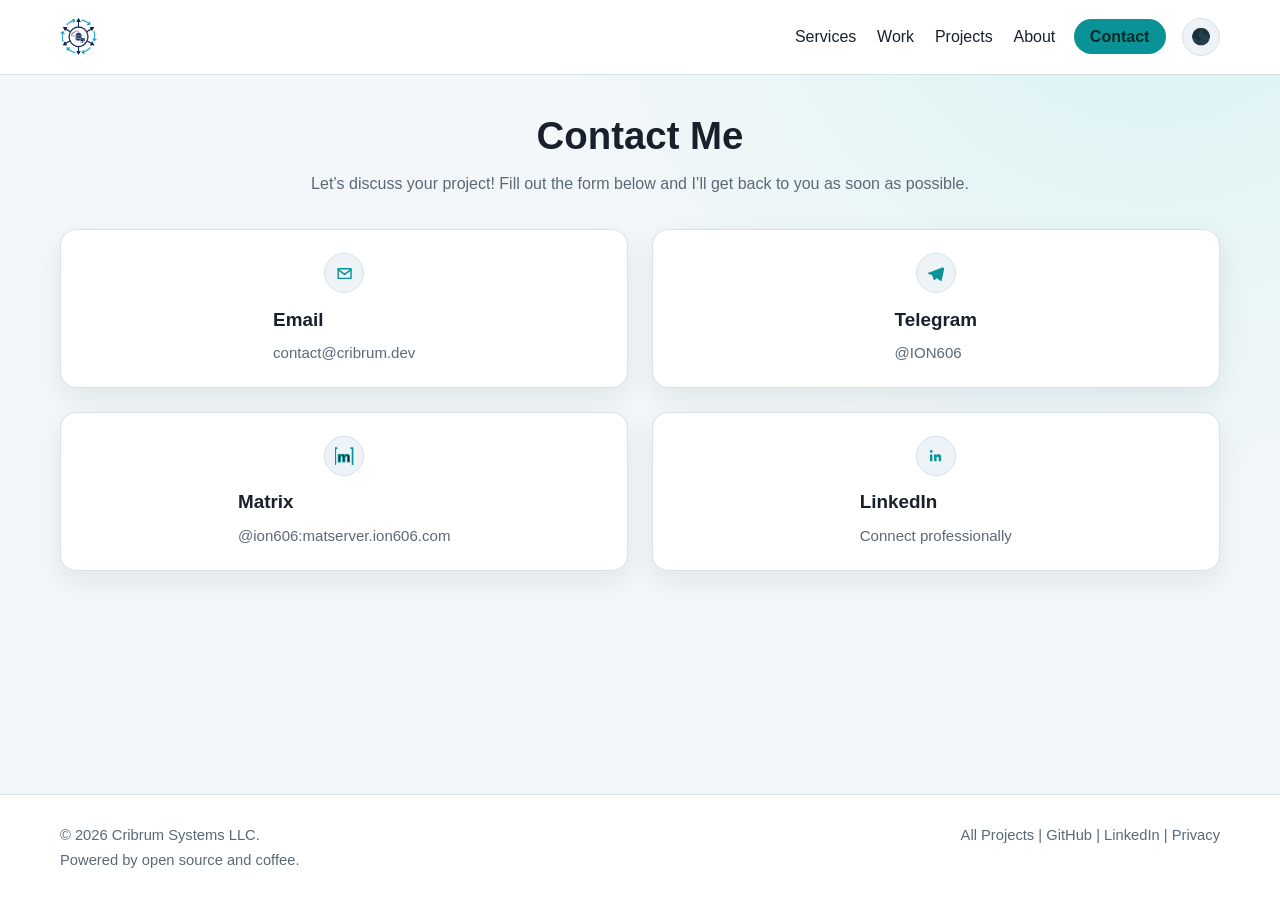
<file: contact.html>
<!DOCTYPE html>
<html lang="en">

<head>
	<meta charset="UTF-8" />
	<meta name="viewport" content="width=device-width, initial-scale=1.0" />
	<title>Contact - Cribrum Systems LLC</title>
	<meta name="description"
		content="Get in touch with ION606 for backend engineering, Kubernetes platform work, and machine learning implementation support." />
	<meta name="author" content="Itamar Oren-Naftalovich" />
	<meta name="robots" content="index, follow" />
	<meta name="theme-color" content="#0a9396" />
	<link rel="canonical" href="https://cribrum.dev/contact" />
	<meta property="og:type" content="website" />
	<meta property="og:site_name" content="Cribrum Systems LLC" />
	<meta property="og:title" content="Contact - Cribrum Systems LLC" />
	<meta property="og:description"
		content="Reach out by email, Telegram, Matrix, or LinkedIn for project discussions and consulting inquiries." />
	<meta property="og:url" content="https://cribrum.dev/contact" />
	<meta property="og:image" content="/assets/img/logo.png" />
	<meta property="og:image:alt" content="ION606 logo" />
	<meta property="og:image:width" content="1200" />
	<meta property="og:image:height" content="630" />
	<meta name="twitter:card" content="summary_large_image" />
	<meta name="twitter:title" content="Contact - Cribrum Systems LLC" />
	<meta name="twitter:description"
		content="Reach out by email, Telegram, Matrix, or LinkedIn for project discussions and consulting inquiries." />
	<meta name="twitter:image" content="https://cribrum.dev/assets/img/logo.png" />
	<meta name="twitter:image:alt" content="ION606 logo" />
	<link rel="icon" href="/assets/img/logo-with-bk.png" type="image/png" />
	<link rel="stylesheet" href="assets/css/styles.css" />
</head>

<body class="page-contact">
	<header>
		<div class="container header-inner">
			<a href="/" class="logo"><img src="/assets/img/logo.png" alt="Cribrum Systems LLC" /></a>
			<nav>
				<ul>
					<li><a href="services">Services</a></li>
					<li><a href="work">Work</a></li>
					<li><a href="projects">Projects</a></li>
					<li><a href="about">About</a></li>
					<li><a href="contact" class="contact-button">Contact</a></li>
				</ul>
			</nav>
		</div>
	</header>

	<main class="container">
		<h1 class="page-title">Contact Me</h1>
		<p class="page-intro">
			Let’s discuss your project! Fill out the form below and I’ll get back to you
			as soon as possible.
		</p>
		<div class="contact-methods grid grid-cols-2">
			<a href="mailto:contact@cribrum.dev" class="card contact-method">
				<span class="contact-icon" aria-hidden="true">
					<svg viewBox="0 0 24 24" fill="none">
						<path d="M4 6h16v12H4z" />
						<path d="m4 7 8 6 8-6" />
					</svg>
				</span>
				<div>
					<h3>Email</h3>
					<p>contact@cribrum.dev</p>
				</div>
			</a>
			<a href="https://t.me/ION606" target="_blank" rel="noopener noreferrer" class="card contact-method">
				<span class="contact-icon" aria-hidden="true">
					<svg viewBox="0 0 24 24" fill="none" class="icon-filled">
						<path
							d="M21.2 4.1 3.3 11c-1.2.5-1.2 1.2-.2 1.5l4.6 1.4 1.8 5.6c.2.6.1.8.8.8.5 0 .7-.2 1-.5l2.2-2.1 4.6 3.4c.8.5 1.4.3 1.6-.8l3-14.1c.3-1.3-.4-1.9-1.5-1.4Z" />
					</svg>
				</span>
				<div>
					<h3>Telegram</h3>
					<p>@ION606</p>
				</div>
			</a>
			<a href="https://matrix.to/#/@ion606:matserver.ion606.com" target="_blank" rel="noopener noreferrer"
				class="card contact-method">
				<span class="contact-icon" aria-hidden="true">
					<svg viewBox="0 0 30 24" fill="none">
						<g xmlns="http://www.w3.org/2000/svg" transform="translate(-.095 .005)" fill="#040404">
							<path d="m27.1 31.2v-30.5h-2.19v-0.732h3.04v32h-3.04v-0.732z" />
							<path
								d="m8.23 10.4v1.54h0.044c0.385-0.564 0.893-1.03 1.49-1.37 0.58-0.323 1.25-0.485 1.99-0.485 0.72 0 1.38 0.14 1.97 0.42 0.595 0.279 1.05 0.771 1.36 1.48 0.338-0.5 0.796-0.941 1.38-1.32 0.58-0.383 1.27-0.574 2.06-0.574 0.602 0 1.16 0.074 1.67 0.22 0.514 0.148 0.954 0.383 1.32 0.707 0.366 0.323 0.653 0.746 0.859 1.27 0.205 0.522 0.308 1.15 0.308 1.89v7.63h-3.13v-6.46c0-0.383-0.015-0.743-0.044-1.08-0.0209-0.307-0.103-0.607-0.242-0.882-0.133-0.251-0.336-0.458-0.584-0.596-0.257-0.146-0.606-0.22-1.05-0.22-0.44 0-0.796 0.085-1.07 0.253-0.272 0.17-0.485 0.39-0.639 0.662-0.159 0.287-0.264 0.602-0.308 0.927-0.052 0.347-0.078 0.697-0.078 1.05v6.35h-3.13v-6.4c0-0.338-7e-3 -0.673-0.021-1-0.0114-0.314-0.0749-0.623-0.188-0.916-0.108-0.277-0.3-0.512-0.55-0.673-0.258-0.168-0.636-0.253-1.14-0.253-0.198 0.0083-0.394 0.042-0.584 0.1-0.258 0.0745-0.498 0.202-0.705 0.374-0.228 0.184-0.422 0.449-0.584 0.794-0.161 0.346-0.242 0.798-0.242 1.36v6.62h-3.13v-11.4z" />
							<path d="m0.936 0.732v30.5h2.19v0.732h-3.04v-32h3.03v0.732z" />
						</g>
					</svg>
				</span>
				<div>
					<h3>Matrix</h3>
					<p>@ion606:matserver.ion606.com</p>
				</div>
			</a>
			<a href="https://www.linkedin.com/company/cribrum" target="_blank" rel="noopener noreferrer"
				class="card contact-method">
				<span class="contact-icon" aria-hidden="true">
					<svg viewBox="0 0 24 24" fill="none" class="icon-filled">
						<path d="M6.5 8.5A1.5 1.5 0 1 0 6.5 5a1.5 1.5 0 0 0 0 3.5Z" />
						<path d="M5 10.5h3V19H5z" />
						<path
							d="M10 10.5h2.8v1.2h.1c.4-.7 1.3-1.4 2.8-1.4 3 0 3.3 2 3.3 4.5V19h-3v-3.6c0-.9 0-2.1-1.3-2.1s-1.5 1-1.5 2V19h-3z" />
					</svg>
				</span>
				<div>
					<h3>LinkedIn</h3>
					<p>Connect professionally</p>
				</div>
			</a>
		</div>

		<!-- <div class="contact-form">
			<form id="contact-form">
				<label for="name">Name</label>
				<input type="text" id="name" name="name" required />
				<label for="email">Email</label>
				<input type="email" id="email" name="email" required />
				<label for="message">Message</label>
				<textarea id="message" name="message" rows="6" required></textarea>
				<button type="submit">Send Message</button>
			</form>
		</div>
		<p class="meta center-action">Your information will be used solely to respond to your inquiry.</p> -->
	</main>

	<footer>
		<div class="container footer-inner">
			<div>
				<p>&copy; 2026 Cribrum Systems LLC.</p>
				<p>Powered by open source and coffee.</p>
			</div>
			<div>
				<p>
					<a href="projects">All Projects</a> |
					<!-- <a href="https://git.cribrum.dev/cribrum" target="_blank" rel="noopener noreferrer">Gitea</a> | -->
					<a href="https://github.com/cribrum-systems" target="_blank" rel="noopener noreferrer">GitHub</a> |
					<a href="https://www.linkedin.com/company/cribrum" target="_blank"
						rel="noopener noreferrer">LinkedIn</a>
					|
					<a href="privacy">Privacy</a>
				</p>
			</div>
		</div>
	</footer>
	<script type="module" src="assets/js/main.js"></script>
</body>

</html>
</file>
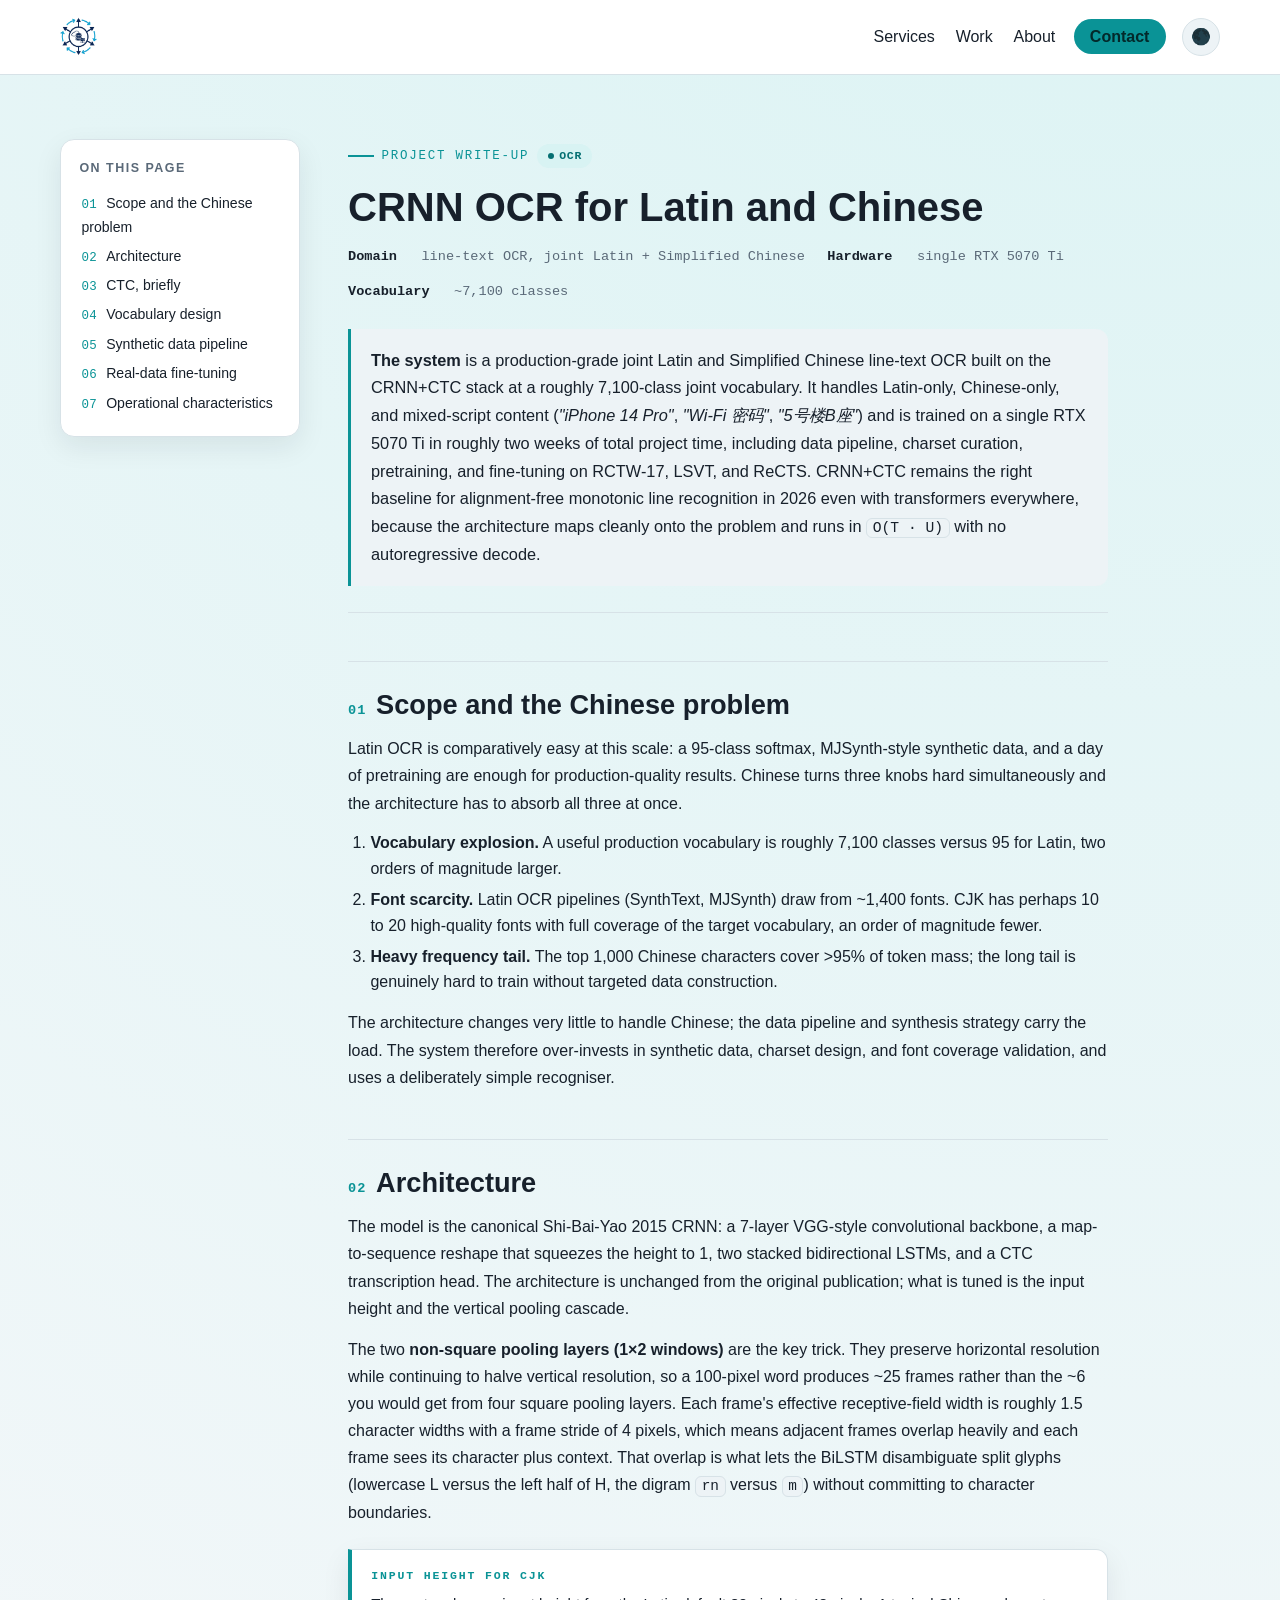
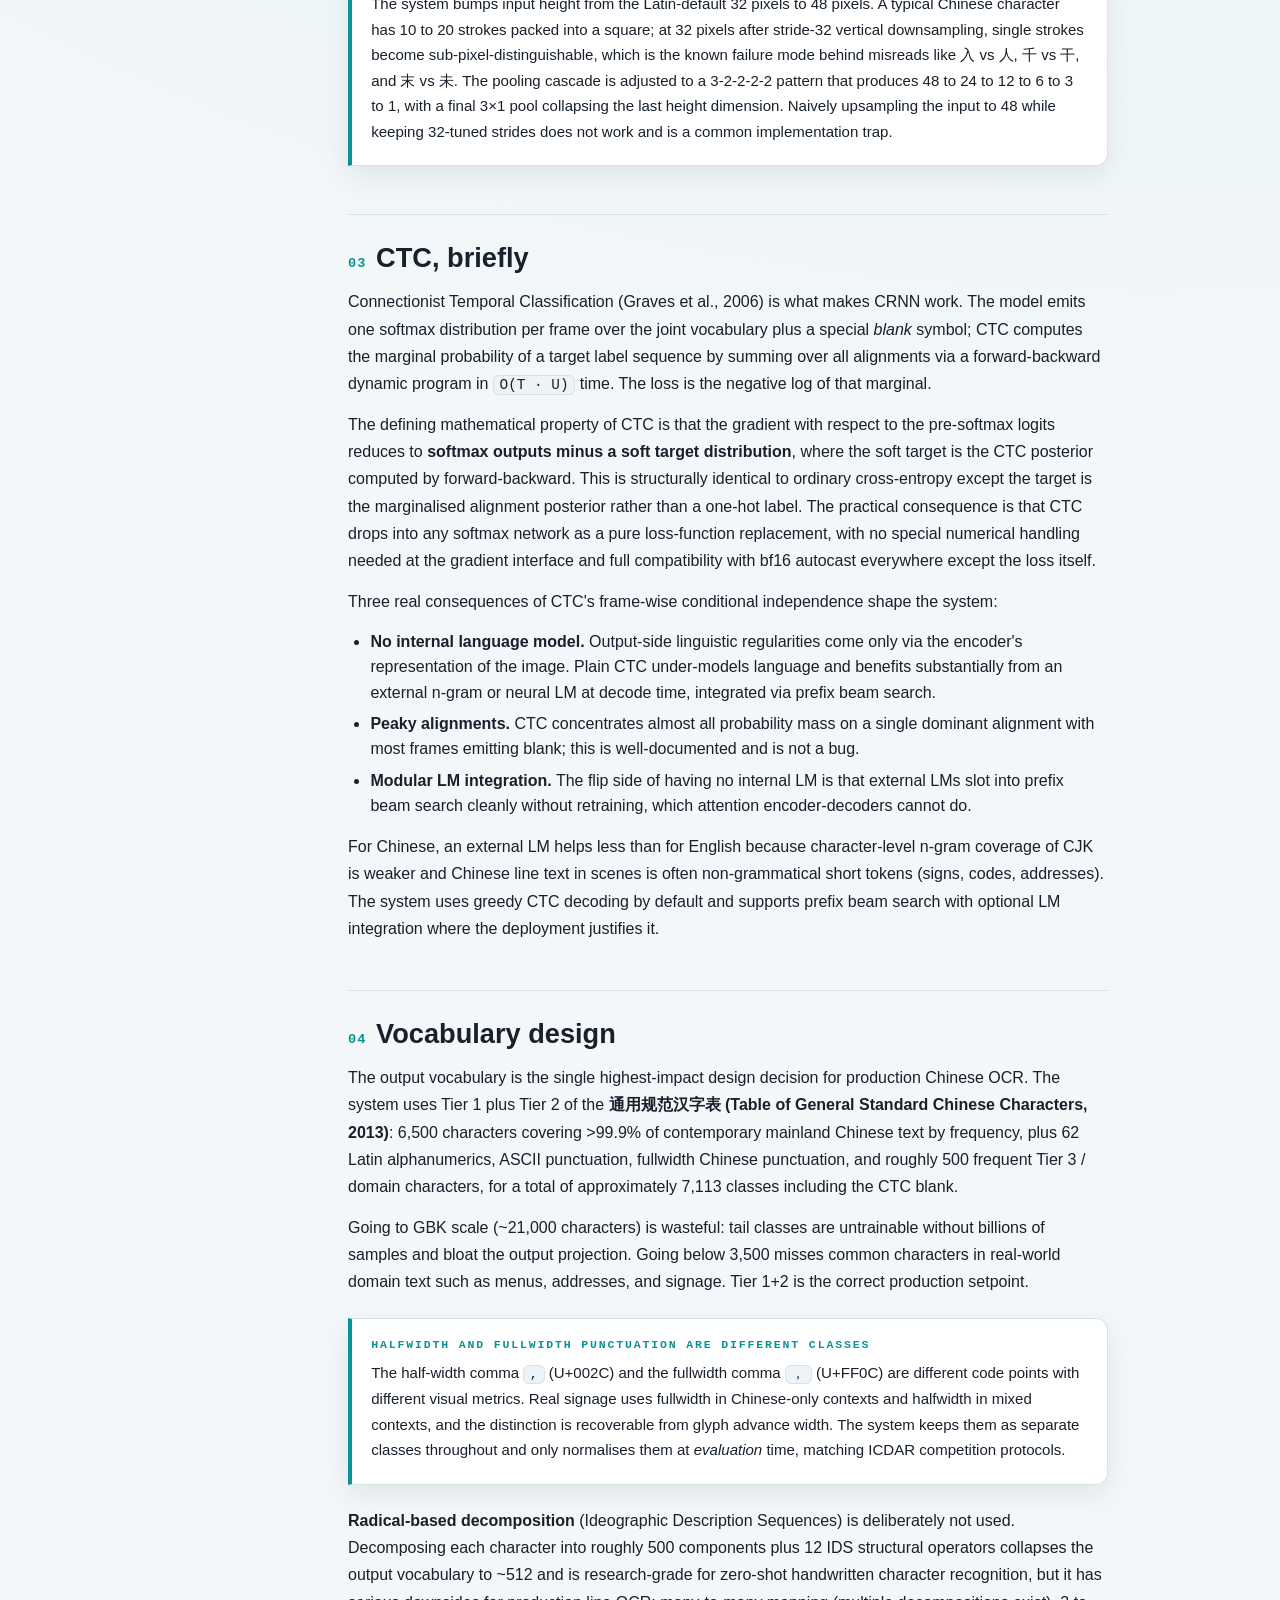
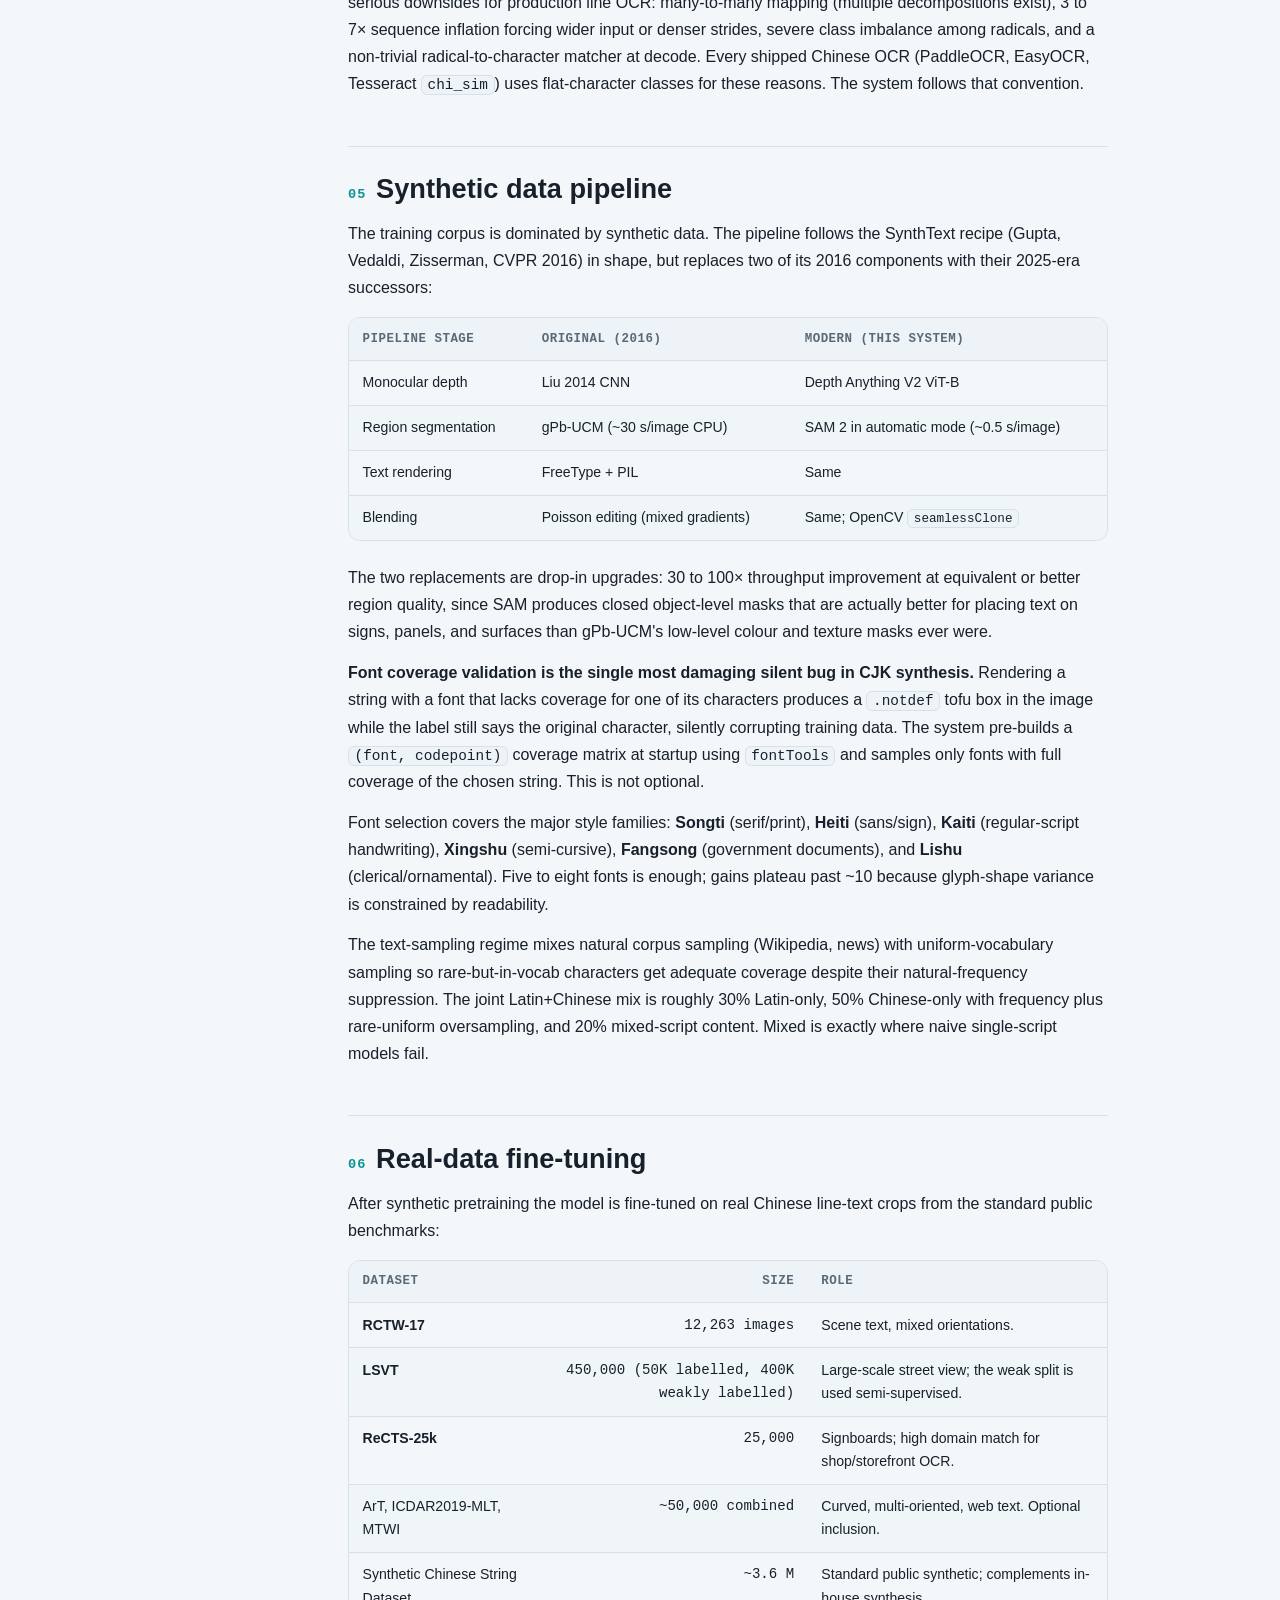
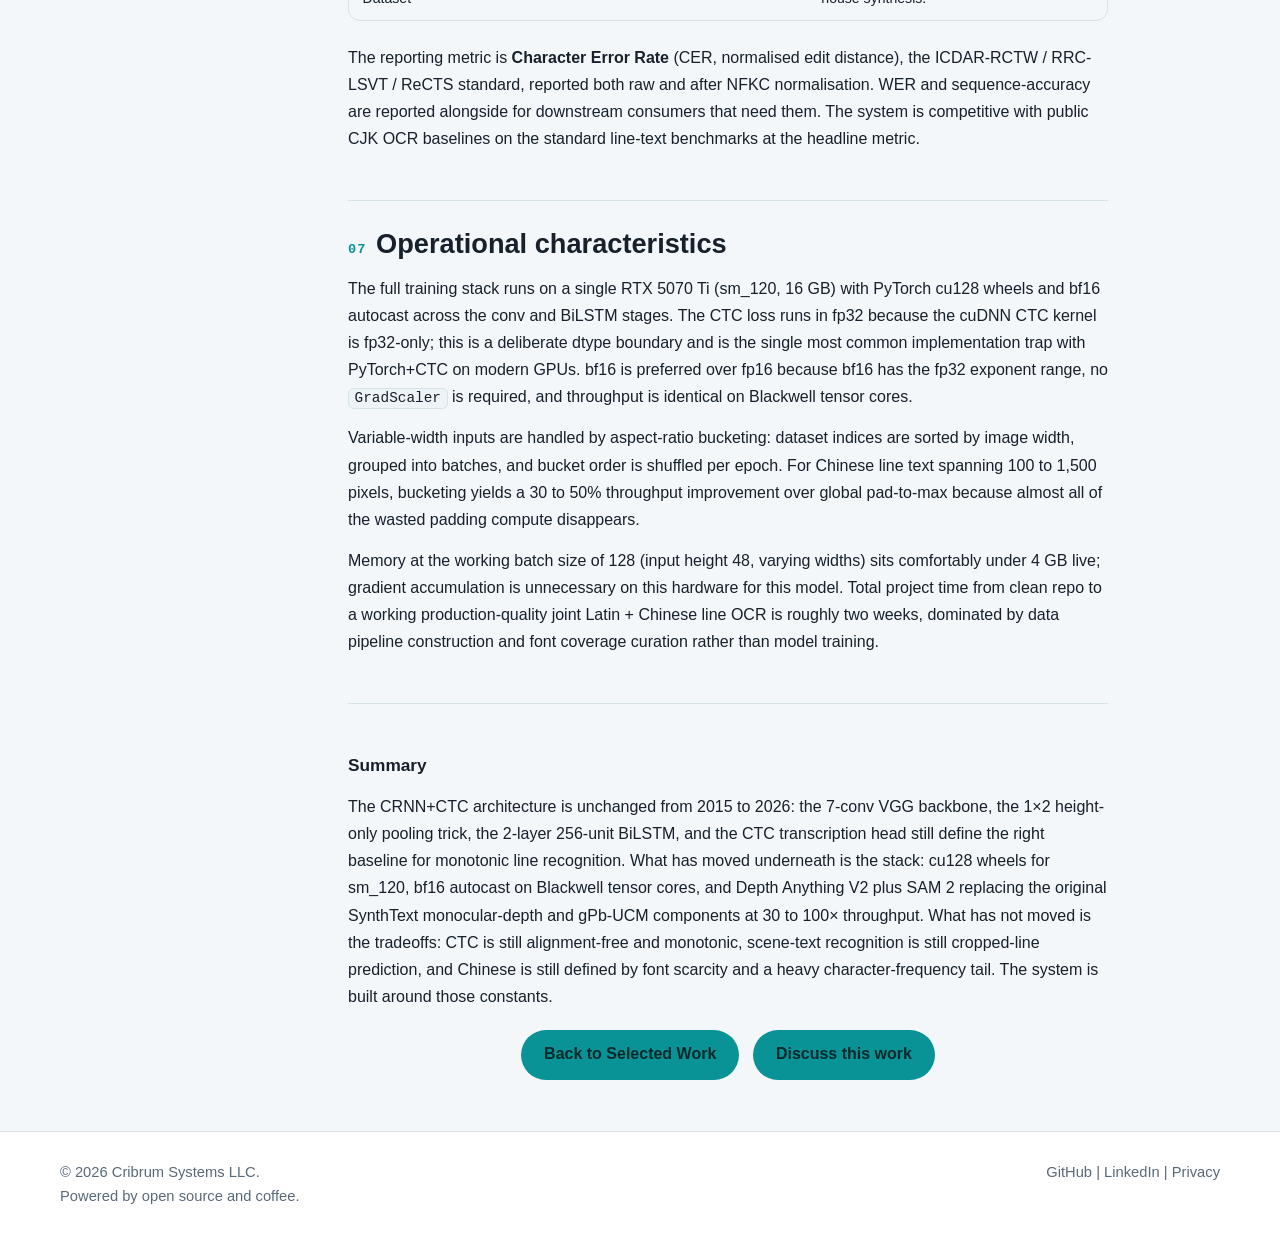
<file: crnn-ocr.html>
<!DOCTYPE html>
<html lang="en">

<head>
	<meta charset="UTF-8" />
	<meta name="viewport" content="width=device-width, initial-scale=1.0" />
	<title>CRNN OCR for Latin and Chinese - Cribrum Systems LLC</title>
	<meta name="description"
		content="A production-grade joint Latin and Chinese line-text OCR built on the CRNN+CTC stack with a 7,100-class joint vocabulary, custom synthetic data pipeline, and fine-tune on RCTW-17, LSVT, and ReCTS." />
	<meta name="author" content="Itamar Oren-Naftalovich" />
	<meta name="robots" content="index, follow" />
	<meta name="theme-color" content="#0a9396" />
	<link rel="canonical" href="https://cribrum.dev/crnn-ocr" />
	<meta property="og:type" content="article" />
	<meta property="og:site_name" content="Cribrum Systems LLC" />
	<meta property="og:title" content="CRNN OCR for Latin and Chinese" />
	<meta property="og:description"
		content="Joint Latin and Chinese line-text OCR built on the CRNN+CTC stack." />
	<meta property="og:url" content="https://cribrum.dev/crnn-ocr" />
	<meta property="og:image" content="https://cribrum.dev/assets/img/logo.png" />
	<meta property="og:image:alt" content="Cribrum Systems LLC logo" />
	<meta property="og:image:width" content="1200" />
	<meta property="og:image:height" content="630" />
	<meta name="twitter:card" content="summary_large_image" />
	<meta name="twitter:title" content="CRNN OCR for Latin and Chinese" />
	<meta name="twitter:description"
		content="Joint Latin and Chinese line-text OCR built on the CRNN+CTC stack." />
	<meta name="twitter:image" content="https://cribrum.dev/assets/img/logo.png" />
	<meta name="twitter:image:alt" content="Cribrum Systems LLC logo" />
	<link rel="icon" href="/assets/img/logo-with-bk.png" type="image/png" />
	<link rel="stylesheet" href="assets/css/styles.css" />
	<style>
		.article-shell { display: grid; grid-template-columns: minmax(0, 1fr); gap: clamp(1.5rem, 4vw, 3rem); margin-top: 1.6rem; }
		@media (min-width: 1080px) { .article-shell { grid-template-columns: 240px minmax(0, 1fr); align-items: flex-start; } }
		.toc { background-color: var(--surface-color); border: 1px solid var(--border-color); border-radius: 14px; padding: 1.1rem 1.15rem; box-shadow: var(--shadow-soft); font-size: 0.88rem; }
		@media (min-width: 1080px) { .toc { position: sticky; top: 92px; max-height: calc(100vh - 110px); overflow-y: auto; } }
		.toc h2 { font-size: 0.78rem; font-weight: 700; text-transform: uppercase; letter-spacing: 0.12em; color: var(--text-muted); margin-bottom: 0.7rem; }
		.toc ol { list-style: none; padding: 0; margin: 0; counter-reset: toc-counter; }
		.toc li { counter-increment: toc-counter; padding: 0.18rem 0; border-left: 2px solid transparent; padding-left: 0.6rem; margin-left: -0.6rem; transition: border-color 0.18s ease, background-color 0.18s ease; }
		.toc li:hover { border-left-color: var(--primary-color); background-color: var(--surface-muted); }
		.toc a { color: var(--text-color); display: block; }
		.toc a::before { content: counter(toc-counter, decimal-leading-zero); color: var(--primary-color); font-family: "IBM Plex Mono", monospace; font-size: 0.78rem; margin-right: 0.55rem; letter-spacing: 0.04em; }
		.toc a:hover { color: var(--primary-color); }
		.article { min-width: 0; max-width: 760px; }
		.article-header { border-bottom: 1px solid var(--border-color); padding-bottom: 1.6rem; margin-bottom: 2rem; }
		.article-eyebrow { display: inline-flex; align-items: center; gap: 0.5rem; font-family: "IBM Plex Mono", monospace; font-size: 0.78rem; letter-spacing: 0.14em; text-transform: uppercase; color: var(--primary-color); margin-bottom: 1rem; }
		.article-eyebrow::before { content: ""; width: 1.6rem; height: 2px; background-color: var(--primary-color); }
		.article h1 { font-size: clamp(1.75rem, 4vw, 2.5rem); line-height: 1.18; margin-bottom: 0.9rem; }
		.article-meta { display: flex; flex-wrap: wrap; gap: 0.8rem 1.4rem; font-size: 0.85rem; color: var(--text-muted); font-family: "IBM Plex Mono", monospace; }
		.article-meta span strong { color: var(--text-color); font-weight: 600; }
		.article .lede { background-color: var(--surface-muted); border-left: 3px solid var(--primary-color); padding: 1.1rem 1.25rem; border-radius: 0 12px 12px 0; font-size: 1.02rem; line-height: 1.7; margin: 1.6rem 0 0; }
		.article .lede strong { color: var(--text-color); }
		.article section { margin-top: 3rem; scroll-margin-top: 96px; }
		.article section h2 { text-align: left; font-size: clamp(1.35rem, 2.6vw, 1.7rem); line-height: 1.25; margin-bottom: 0.4rem; padding-top: 0.4rem; border-top: 1px solid var(--border-color); padding-block-start: 1.6rem; }
		.article section h2 .section-num { font-family: "IBM Plex Mono", monospace; font-size: 0.85rem; color: var(--primary-color); margin-right: 0.6rem; letter-spacing: 0.08em; }
		.article h3 { font-size: 1.08rem; margin: 1.5rem 0 0.4rem; color: var(--text-color); }
		.article p { margin: 0.85rem 0; line-height: 1.7; }
		.article ul, .article ol { margin: 0.7rem 0 0.9rem 1.4rem; }
		.article li { margin: 0.35rem 0; line-height: 1.6; }
		.article a { text-decoration: underline; text-decoration-color: color-mix(in srgb, var(--primary-color) 40%, transparent); text-underline-offset: 3px; }
		.article a:hover { text-decoration-color: var(--primary-color); }
		.article strong { color: var(--text-color); }
		.article .table-wrap { overflow-x: auto; margin: 1rem 0 1.4rem; border: 1px solid var(--border-color); border-radius: 12px; }
		.article table { width: 100%; border-collapse: collapse; font-size: 0.88rem; }
		.article table th, .article table td { padding: 0.65rem 0.85rem; text-align: left; border-bottom: 1px solid var(--border-color); vertical-align: top; }
		.article table th { background-color: var(--surface-muted); font-weight: 600; font-family: "IBM Plex Mono", monospace; font-size: 0.78rem; letter-spacing: 0.04em; text-transform: uppercase; color: var(--text-muted); }
		.article table tbody tr:last-child td { border-bottom: none; }
		.article table tbody tr:nth-child(even) td { background-color: color-mix(in srgb, var(--surface-muted) 50%, transparent); }
		.article table td.num, .article table th.num { font-family: "IBM Plex Mono", monospace; font-variant-numeric: tabular-nums; text-align: right; }
		.callout { background-color: var(--surface-color); border: 1px solid var(--border-color); border-left: 4px solid var(--primary-color); border-radius: 0 12px 12px 0; padding: 1rem 1.2rem; margin: 1.4rem 0; box-shadow: var(--shadow-soft); }
		.callout-label { font-family: "IBM Plex Mono", monospace; font-size: 0.72rem; letter-spacing: 0.16em; text-transform: uppercase; color: var(--primary-color); font-weight: 700; margin-bottom: 0.4rem; }
		.callout p { margin: 0.3rem 0; font-size: 0.94rem; }
		.article-end { margin-top: 3rem; padding-top: 1.4rem; border-top: 1px solid var(--border-color); }
		.article-end .center-action { margin-top: 1.2rem; }
		.pill { display: inline-flex; align-items: center; gap: 0.35rem; background-color: var(--primary-soft); color: var(--primary-dark); padding: 0.18rem 0.65rem; border-radius: 999px; font-family: "IBM Plex Mono", monospace; font-size: 0.72rem; letter-spacing: 0.06em; text-transform: uppercase; font-weight: 700; }
		:root[data-theme="dark"] .pill { color: var(--primary-color); }
		.pill::before { content: ""; display: inline-block; width: 6px; height: 6px; border-radius: 50%; background-color: currentColor; }
	</style>
</head>

<body>
	<header>
		<div class="container header-inner">
			<a href="/" class="logo"><img src="/assets/img/logo.png" alt="Cribrum Systems LLC" /></a>
			<nav>
				<ul>
					<li><a href="services">Services</a></li>
					<li><a href="work">Work</a></li>
					<li><a href="about">About</a></li>
					<li><a href="contact" class="contact-button">Contact</a></li>
				</ul>
			</nav>
		</div>
	</header>

	<main class="container">
		<div class="article-shell">

			<aside class="toc" aria-label="Table of contents">
				<h2>On this page</h2>
				<ol>
					<li><a href="#scope">Scope and the Chinese problem</a></li>
					<li><a href="#architecture">Architecture</a></li>
					<li><a href="#ctc">CTC, briefly</a></li>
					<li><a href="#vocabulary">Vocabulary design</a></li>
					<li><a href="#synthetic">Synthetic data pipeline</a></li>
					<li><a href="#datasets">Real-data fine-tuning</a></li>
					<li><a href="#ops">Operational characteristics</a></li>
				</ol>
			</aside>

			<article class="article">

				<header class="article-header">
					<div class="article-eyebrow">Project write-up <span class="pill">OCR</span></div>
					<h1>CRNN OCR for Latin and Chinese</h1>
					<div class="article-meta">
						<span><strong>Domain</strong> &nbsp; line-text OCR, joint Latin + Simplified Chinese</span>
						<span><strong>Hardware</strong> &nbsp; single RTX 5070 Ti</span>
						<span><strong>Vocabulary</strong> &nbsp; ~7,100 classes</span>
					</div>
					<p class="lede">
						<strong>The system</strong> is a production-grade joint Latin and Simplified Chinese line-text
						OCR built on the CRNN+CTC stack at a roughly 7,100-class joint vocabulary. It handles
						Latin-only, Chinese-only, and mixed-script content (<em>"iPhone 14 Pro"</em>,
						<em>"Wi-Fi 密码"</em>, <em>"5号楼B座"</em>) and is trained on a single RTX 5070 Ti in roughly
						two weeks of total project time, including data pipeline, charset curation, pretraining,
						and fine-tuning on RCTW-17, LSVT, and ReCTS. CRNN+CTC remains the right baseline for
						alignment-free monotonic line recognition in 2026 even with transformers everywhere,
						because the architecture maps cleanly onto the problem and runs in
						<code>O(T &middot; U)</code> with no autoregressive decode.
					</p>
				</header>

				<section id="scope">
					<h2><span class="section-num">01</span>Scope and the Chinese problem</h2>
					<p>
						Latin OCR is comparatively easy at this scale: a 95-class softmax, MJSynth-style synthetic
						data, and a day of pretraining are enough for production-quality results. Chinese turns
						three knobs hard simultaneously and the architecture has to absorb all three at once.
					</p>
					<ol>
						<li><strong>Vocabulary explosion.</strong> A useful production vocabulary is roughly 7,100
							classes versus 95 for Latin, two orders of magnitude larger.</li>
						<li><strong>Font scarcity.</strong> Latin OCR pipelines (SynthText, MJSynth) draw from
							~1,400 fonts. CJK has perhaps 10 to 20 high-quality fonts with full coverage of the
							target vocabulary, an order of magnitude fewer.</li>
						<li><strong>Heavy frequency tail.</strong> The top 1,000 Chinese characters cover &gt;95% of
							token mass; the long tail is genuinely hard to train without targeted data construction.</li>
					</ol>
					<p>
						The architecture changes very little to handle Chinese; the data pipeline and synthesis
						strategy carry the load. The system therefore over-invests in synthetic data, charset
						design, and font coverage validation, and uses a deliberately simple recogniser.
					</p>
				</section>

				<section id="architecture">
					<h2><span class="section-num">02</span>Architecture</h2>
					<p>
						The model is the canonical Shi-Bai-Yao 2015 CRNN: a 7-layer VGG-style convolutional
						backbone, a map-to-sequence reshape that squeezes the height to 1, two stacked
						bidirectional LSTMs, and a CTC transcription head. The architecture is unchanged from the
						original publication; what is tuned is the input height and the vertical pooling cascade.
					</p>
					<p>
						The two <strong>non-square pooling layers (1&times;2 windows)</strong> are the key trick.
						They preserve horizontal resolution while continuing to halve vertical resolution, so a
						100-pixel word produces ~25 frames rather than the ~6 you would get from four square
						pooling layers. Each frame's effective receptive-field width is roughly 1.5 character widths
						with a frame stride of 4 pixels, which means adjacent frames overlap heavily and each frame
						sees its character plus context. That overlap is what lets the BiLSTM disambiguate split
						glyphs (lowercase L versus the left half of H, the digram <code>rn</code> versus
						<code>m</code>) without committing to character boundaries.
					</p>

					<div class="callout">
						<div class="callout-label">Input height for CJK</div>
						<p>The system bumps input height from the Latin-default 32 pixels to 48 pixels. A typical
							Chinese character has 10 to 20 strokes packed into a square; at 32 pixels after stride-32
							vertical downsampling, single strokes become sub-pixel-distinguishable, which is the known
							failure mode behind misreads like 入 vs 人, 千 vs 干, and 末 vs 未. The pooling cascade is
							adjusted to a 3-2-2-2-2 pattern that produces 48 to 24 to 12 to 6 to 3 to 1, with a final
							3&times;1 pool collapsing the last height dimension. Naively upsampling the input to 48
							while keeping 32-tuned strides does not work and is a common implementation trap.</p>
					</div>
				</section>

				<section id="ctc">
					<h2><span class="section-num">03</span>CTC, briefly</h2>
					<p>
						Connectionist Temporal Classification (Graves et al., 2006) is what makes CRNN work. The
						model emits one softmax distribution per frame over the joint vocabulary plus a special
						<em>blank</em> symbol; CTC computes the marginal probability of a target label sequence by
						summing over all alignments via a forward-backward dynamic program in
						<code>O(T &middot; U)</code> time. The loss is the negative log of that marginal.
					</p>
					<p>
						The defining mathematical property of CTC is that the gradient with respect to the
						pre-softmax logits reduces to <strong>softmax outputs minus a soft target distribution</strong>,
						where the soft target is the CTC posterior computed by forward-backward. This is
						structurally identical to ordinary cross-entropy except the target is the marginalised
						alignment posterior rather than a one-hot label. The practical consequence is that CTC
						drops into any softmax network as a pure loss-function replacement, with no special
						numerical handling needed at the gradient interface and full compatibility with bf16
						autocast everywhere except the loss itself.
					</p>
					<p>
						Three real consequences of CTC's frame-wise conditional independence shape the system:
					</p>
					<ul>
						<li><strong>No internal language model.</strong> Output-side linguistic regularities come
							only via the encoder's representation of the image. Plain CTC under-models language and
							benefits substantially from an external n-gram or neural LM at decode time, integrated
							via prefix beam search.</li>
						<li><strong>Peaky alignments.</strong> CTC concentrates almost all probability mass on a
							single dominant alignment with most frames emitting blank; this is well-documented and
							is not a bug.</li>
						<li><strong>Modular LM integration.</strong> The flip side of having no internal LM is that
							external LMs slot into prefix beam search cleanly without retraining, which attention
							encoder-decoders cannot do.</li>
					</ul>
					<p>
						For Chinese, an external LM helps less than for English because character-level n-gram
						coverage of CJK is weaker and Chinese line text in scenes is often non-grammatical short
						tokens (signs, codes, addresses). The system uses greedy CTC decoding by default and
						supports prefix beam search with optional LM integration where the deployment justifies it.
					</p>
				</section>

				<section id="vocabulary">
					<h2><span class="section-num">04</span>Vocabulary design</h2>
					<p>
						The output vocabulary is the single highest-impact design decision for production Chinese
						OCR. The system uses Tier 1 plus Tier 2 of the <strong>通用规范汉字表 (Table of General
						Standard Chinese Characters, 2013)</strong>: 6,500 characters covering &gt;99.9% of
						contemporary mainland Chinese text by frequency, plus 62 Latin alphanumerics, ASCII
						punctuation, fullwidth Chinese punctuation, and roughly 500 frequent Tier 3 / domain
						characters, for a total of approximately 7,113 classes including the CTC blank.
					</p>
					<p>
						Going to GBK scale (~21,000 characters) is wasteful: tail classes are untrainable without
						billions of samples and bloat the output projection. Going below 3,500 misses common
						characters in real-world domain text such as menus, addresses, and signage. Tier 1+2 is the
						correct production setpoint.
					</p>

					<div class="callout">
						<div class="callout-label">Halfwidth and fullwidth punctuation are different classes</div>
						<p>The half-width comma <code>,</code> (U+002C) and the fullwidth comma
							<code>，</code> (U+FF0C) are different code points with different visual metrics. Real
							signage uses fullwidth in Chinese-only contexts and halfwidth in mixed contexts, and the
							distinction is recoverable from glyph advance width. The system keeps them as separate
							classes throughout and only normalises them at <em>evaluation</em> time, matching ICDAR
							competition protocols.</p>
					</div>

					<p>
						<strong>Radical-based decomposition</strong> (Ideographic Description Sequences) is
						deliberately not used. Decomposing each character into roughly 500 components plus 12 IDS
						structural operators collapses the output vocabulary to ~512 and is research-grade for
						zero-shot handwritten character recognition, but it has serious downsides for production
						line OCR: many-to-many mapping (multiple decompositions exist), 3 to 7&times; sequence
						inflation forcing wider input or denser strides, severe class imbalance among radicals, and
						a non-trivial radical-to-character matcher at decode. Every shipped Chinese OCR (PaddleOCR,
						EasyOCR, Tesseract <code>chi_sim</code>) uses flat-character classes for these reasons. The
						system follows that convention.
					</p>
				</section>

				<section id="synthetic">
					<h2><span class="section-num">05</span>Synthetic data pipeline</h2>
					<p>
						The training corpus is dominated by synthetic data. The pipeline follows the SynthText
						recipe (Gupta, Vedaldi, Zisserman, CVPR 2016) in shape, but replaces two of its 2016
						components with their 2025-era successors:
					</p>

					<div class="table-wrap">
						<table>
							<thead>
								<tr>
									<th>Pipeline stage</th>
									<th>Original (2016)</th>
									<th>Modern (this system)</th>
								</tr>
							</thead>
							<tbody>
								<tr>
									<td>Monocular depth</td>
									<td>Liu 2014 CNN</td>
									<td>Depth Anything V2 ViT-B</td>
								</tr>
								<tr>
									<td>Region segmentation</td>
									<td>gPb-UCM (~30 s/image CPU)</td>
									<td>SAM 2 in automatic mode (~0.5 s/image)</td>
								</tr>
								<tr>
									<td>Text rendering</td>
									<td>FreeType + PIL</td>
									<td>Same</td>
								</tr>
								<tr>
									<td>Blending</td>
									<td>Poisson editing (mixed gradients)</td>
									<td>Same; OpenCV <code>seamlessClone</code></td>
								</tr>
							</tbody>
						</table>
					</div>

					<p>
						The two replacements are drop-in upgrades: 30 to 100&times; throughput improvement at
						equivalent or better region quality, since SAM produces closed object-level masks that are
						actually better for placing text on signs, panels, and surfaces than gPb-UCM's low-level
						colour and texture masks ever were.
					</p>
					<p>
						<strong>Font coverage validation is the single most damaging silent bug in CJK
						synthesis.</strong> Rendering a string with a font that lacks coverage for one of its
						characters produces a <code>.notdef</code> tofu box in the image while the label still
						says the original character, silently corrupting training data. The system pre-builds a
						<code>(font, codepoint)</code> coverage matrix at startup using <code>fontTools</code> and
						samples only fonts with full coverage of the chosen string. This is not optional.
					</p>
					<p>
						Font selection covers the major style families: <strong>Songti</strong> (serif/print),
						<strong>Heiti</strong> (sans/sign), <strong>Kaiti</strong> (regular-script handwriting),
						<strong>Xingshu</strong> (semi-cursive), <strong>Fangsong</strong> (government documents),
						and <strong>Lishu</strong> (clerical/ornamental). Five to eight fonts is enough; gains
						plateau past ~10 because glyph-shape variance is constrained by readability.
					</p>
					<p>
						The text-sampling regime mixes natural corpus sampling (Wikipedia, news) with uniform-vocabulary
						sampling so rare-but-in-vocab characters get adequate coverage despite their natural-frequency
						suppression. The joint Latin+Chinese mix is roughly 30% Latin-only, 50% Chinese-only with
						frequency plus rare-uniform oversampling, and 20% mixed-script content. Mixed is exactly
						where naive single-script models fail.
					</p>
				</section>

				<section id="datasets">
					<h2><span class="section-num">06</span>Real-data fine-tuning</h2>
					<p>
						After synthetic pretraining the model is fine-tuned on real Chinese line-text crops from
						the standard public benchmarks:
					</p>

					<div class="table-wrap">
						<table>
							<thead>
								<tr>
									<th>Dataset</th>
									<th class="num">Size</th>
									<th>Role</th>
								</tr>
							</thead>
							<tbody>
								<tr>
									<td><strong>RCTW-17</strong></td>
									<td class="num">12,263 images</td>
									<td>Scene text, mixed orientations.</td>
								</tr>
								<tr>
									<td><strong>LSVT</strong></td>
									<td class="num">450,000 (50K labelled, 400K weakly labelled)</td>
									<td>Large-scale street view; the weak split is used semi-supervised.</td>
								</tr>
								<tr>
									<td><strong>ReCTS-25k</strong></td>
									<td class="num">25,000</td>
									<td>Signboards; high domain match for shop/storefront OCR.</td>
								</tr>
								<tr>
									<td>ArT, ICDAR2019-MLT, MTWI</td>
									<td class="num">~50,000 combined</td>
									<td>Curved, multi-oriented, web text. Optional inclusion.</td>
								</tr>
								<tr>
									<td>Synthetic Chinese String Dataset</td>
									<td class="num">~3.6 M</td>
									<td>Standard public synthetic; complements in-house synthesis.</td>
								</tr>
							</tbody>
						</table>
					</div>

					<p>
						The reporting metric is <strong>Character Error Rate</strong> (CER, normalised edit
						distance), the ICDAR-RCTW / RRC-LSVT / ReCTS standard, reported both raw and after NFKC
						normalisation. WER and sequence-accuracy are reported alongside for downstream consumers
						that need them. The system is competitive with public CJK OCR baselines on the standard
						line-text benchmarks at the headline metric.
					</p>
				</section>

				<section id="ops">
					<h2><span class="section-num">07</span>Operational characteristics</h2>
					<p>
						The full training stack runs on a single RTX 5070 Ti (sm_120, 16 GB) with PyTorch cu128
						wheels and bf16 autocast across the conv and BiLSTM stages. The CTC loss runs in fp32
						because the cuDNN CTC kernel is fp32-only; this is a deliberate dtype boundary and is the
						single most common implementation trap with PyTorch+CTC on modern GPUs. bf16 is preferred
						over fp16 because bf16 has the fp32 exponent range, no <code>GradScaler</code> is required,
						and throughput is identical on Blackwell tensor cores.
					</p>
					<p>
						Variable-width inputs are handled by aspect-ratio bucketing: dataset indices are sorted by
						image width, grouped into batches, and bucket order is shuffled per epoch. For Chinese
						line text spanning 100 to 1,500 pixels, bucketing yields a 30 to 50% throughput improvement
						over global pad-to-max because almost all of the wasted padding compute disappears.
					</p>
					<p>
						Memory at the working batch size of 128 (input height 48, varying widths) sits comfortably
						under 4 GB live; gradient accumulation is unnecessary on this hardware for this model.
						Total project time from clean repo to a working production-quality joint Latin + Chinese
						line OCR is roughly two weeks, dominated by data pipeline construction and font coverage
						curation rather than model training.
					</p>
				</section>

				<section class="article-end">
					<h3>Summary</h3>
					<p>
						The CRNN+CTC architecture is unchanged from 2015 to 2026: the 7-conv VGG backbone, the
						1&times;2 height-only pooling trick, the 2-layer 256-unit BiLSTM, and the CTC transcription
						head still define the right baseline for monotonic line recognition. What has moved
						underneath is the stack: cu128 wheels for sm_120, bf16 autocast on Blackwell tensor cores,
						and Depth Anything V2 plus SAM 2 replacing the original SynthText monocular-depth and
						gPb-UCM components at 30 to 100&times; throughput. What has not moved is the tradeoffs:
						CTC is still alignment-free and monotonic, scene-text recognition is still cropped-line
						prediction, and Chinese is still defined by font scarcity and a heavy character-frequency
						tail. The system is built around those constants.
					</p>

					<div class="center-action btn-group">
						<a href="work" class="btn">Back to Selected Work</a>
						<a href="contact" class="btn">Discuss this work</a>
					</div>
				</section>

			</article>
		</div>
	</main>

	<footer>
		<div class="container footer-inner">
			<div>
				<p>&copy; 2026 Cribrum Systems LLC.</p>
				<p>Powered by open source and coffee.</p>
			</div>
			<div>
				<p>
					<a href="https://github.com/cribrum-systems" target="_blank" rel="noopener noreferrer">GitHub</a> |
					<a href="https://www.linkedin.com/company/cribrum" target="_blank"
						rel="noopener noreferrer">LinkedIn</a>
					|
					<a href="privacy">Privacy</a>
				</p>
			</div>
		</div>
	</footer>
	<script type="module" src="assets/js/main.js"></script>
</body>

</html>
</file>
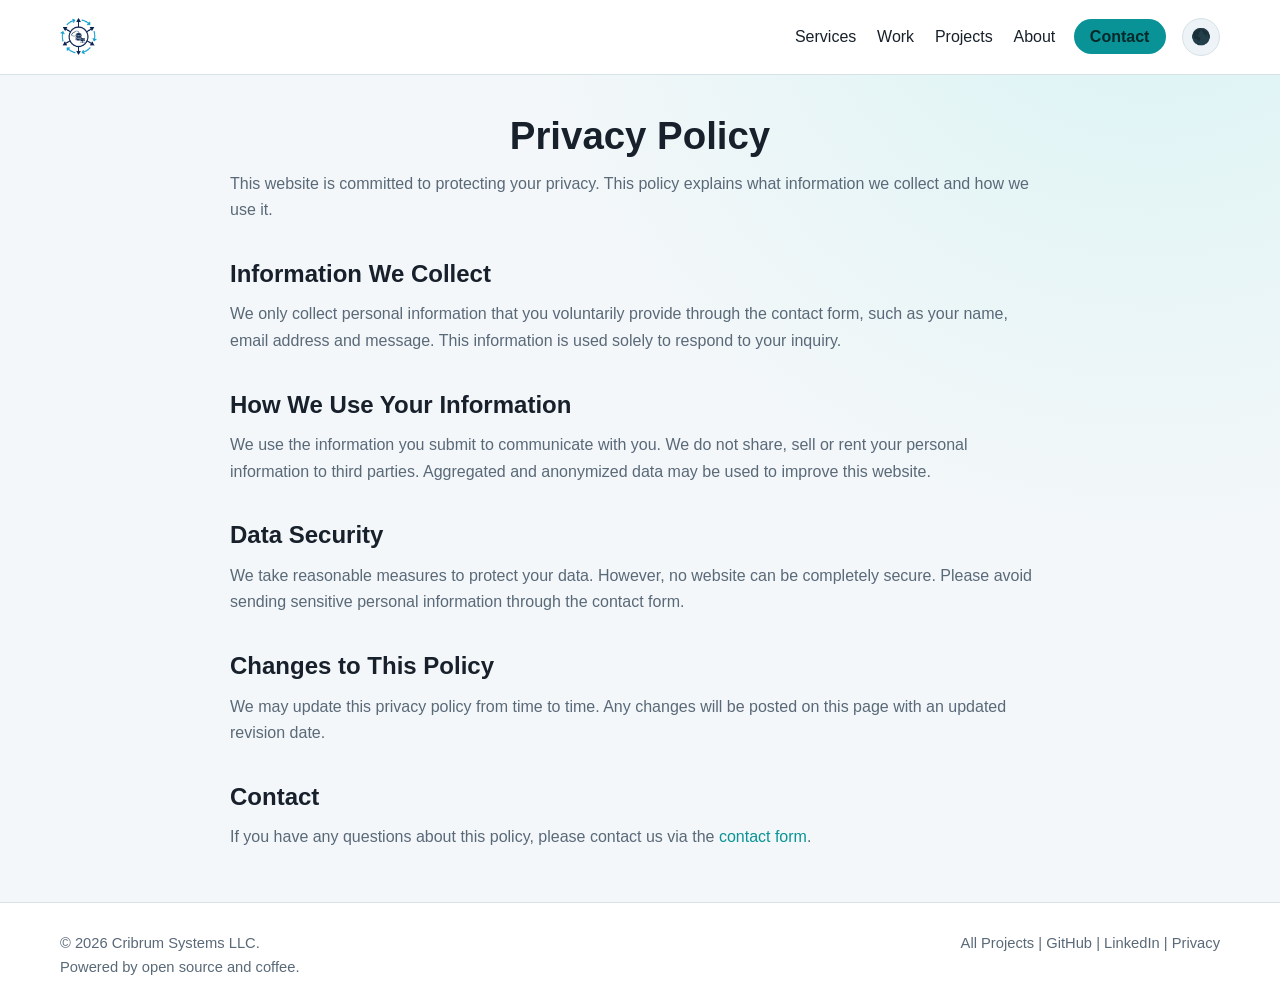
<file: privacy.html>
<!DOCTYPE html>
<html lang="en">

<head>
	<meta charset="UTF-8" />
	<meta name="viewport" content="width=device-width, initial-scale=1.0" />
	<title>Privacy - Cribrum Systems LLC</title>
	<meta name="description"
		content="Privacy policy for Cribrum Systems LLC covering what information is collected, how it is used, and how to get in touch with questions." />
	<meta name="author" content="Itamar Oren-Naftalovich" />
	<meta name="robots" content="index, follow" />
	<meta name="theme-color" content="#0a9396" />
	<link rel="canonical" href="https://cribrum.dev/privacy" />
	<meta property="og:type" content="website" />
	<meta property="og:site_name" content="Cribrum Systems LLC" />
	<meta property="og:title" content="Privacy - Cribrum Systems LLC" />
	<meta property="og:description"
		content="Read the privacy policy for Cribrum Systems LLC, including data handling and communication practices." />
	<meta property="og:url" content="https://cribrum.dev/privacy" />
	<meta property="og:image" content="https://cribrum.dev/assets/img/logo.png" />
	<meta property="og:image:alt" content="ION606 logo" />
	<meta property="og:image:width" content="1200" />
	<meta property="og:image:height" content="630" />
	<meta name="twitter:card" content="summary_large_image" />
	<meta name="twitter:title" content="Privacy - Cribrum Systems LLC" />
	<meta name="twitter:description"
		content="Read the privacy policy for Cribrum Systems LLC, including data handling and communication practices." />
	<meta name="twitter:image" content="https://cribrum.dev/assets/img/logo.png" />
	<meta name="twitter:image:alt" content="ION606 logo" />
	<link rel="icon" href="/assets/img/logo-with-bk.png" type="image/png" />
	<link rel="stylesheet" href="assets/css/styles.css" />
</head>

<body>
	<header>
		<div class="container header-inner">
			<a href="/" class="logo"><img src="/assets/img/logo.png" alt="Cribrum Systems LLC" /></a>
			<nav>
				<ul>
					<li><a href="services">Services</a></li>
					<li><a href="work">Work</a></li>
					<li><a href="projects">Projects</a></li>
					<li><a href="about">About</a></li>
					<li><a href="contact" class="contact-button">Contact</a></li>
				</ul>
			</nav>
		</div>
	</header>
	<main class="container content-narrow">
		<h1 class="page-title">Privacy Policy</h1>
		<p class="mb-1">
			This website is committed to protecting your privacy. This policy explains what information we collect
			and how we use it.
		</p>
		<h2>Information We Collect</h2>
		<p>
			We only collect personal information that you voluntarily provide through the contact form, such as
			your name, email address and message. This information is used solely to respond to your inquiry.
		</p>
		<h2>How We Use Your Information</h2>
		<p>
			We use the information you submit to communicate with you. We do not share, sell or rent your
			personal information to third parties. Aggregated and anonymized data may be used to improve this
			website.
		</p>
		<h2>Data Security</h2>
		<p>
			We take reasonable measures to protect your data. However, no website can be completely secure. Please
			avoid sending sensitive personal information through the contact form.
		</p>
		<h2>Changes to This Policy</h2>
		<p>
			We may update this privacy policy from time to time. Any changes will be posted on this page with an
			updated revision date.
		</p>
		<h2>Contact</h2>
		<p>
			If you have any questions about this policy, please contact us via the <a href="contact">contact
				form</a>.
		</p>
	</main>
	
	<footer>
		<div class="container footer-inner">
			<div>
				<p>&copy; 2026 Cribrum Systems LLC.</p>
				<p>Powered by open source and coffee.</p>
			</div>
			<div>
				<p>
					<a href="projects">All Projects</a> |
					<!-- <a href="https://git.cribrum.dev/cribrum" target="_blank" rel="noopener noreferrer">Gitea</a> | -->
					<a href="https://github.com/cribrum-systems" target="_blank" rel="noopener noreferrer">GitHub</a> |
					<a href="https://www.linkedin.com/company/cribrum" target="_blank"
						rel="noopener noreferrer">LinkedIn</a>
					|
					<a href="privacy">Privacy</a>
				</p>
			</div>
		</div>
	</footer>

	<script type="module" src="assets/js/main.js"></script>
</body>

</html>
</file>
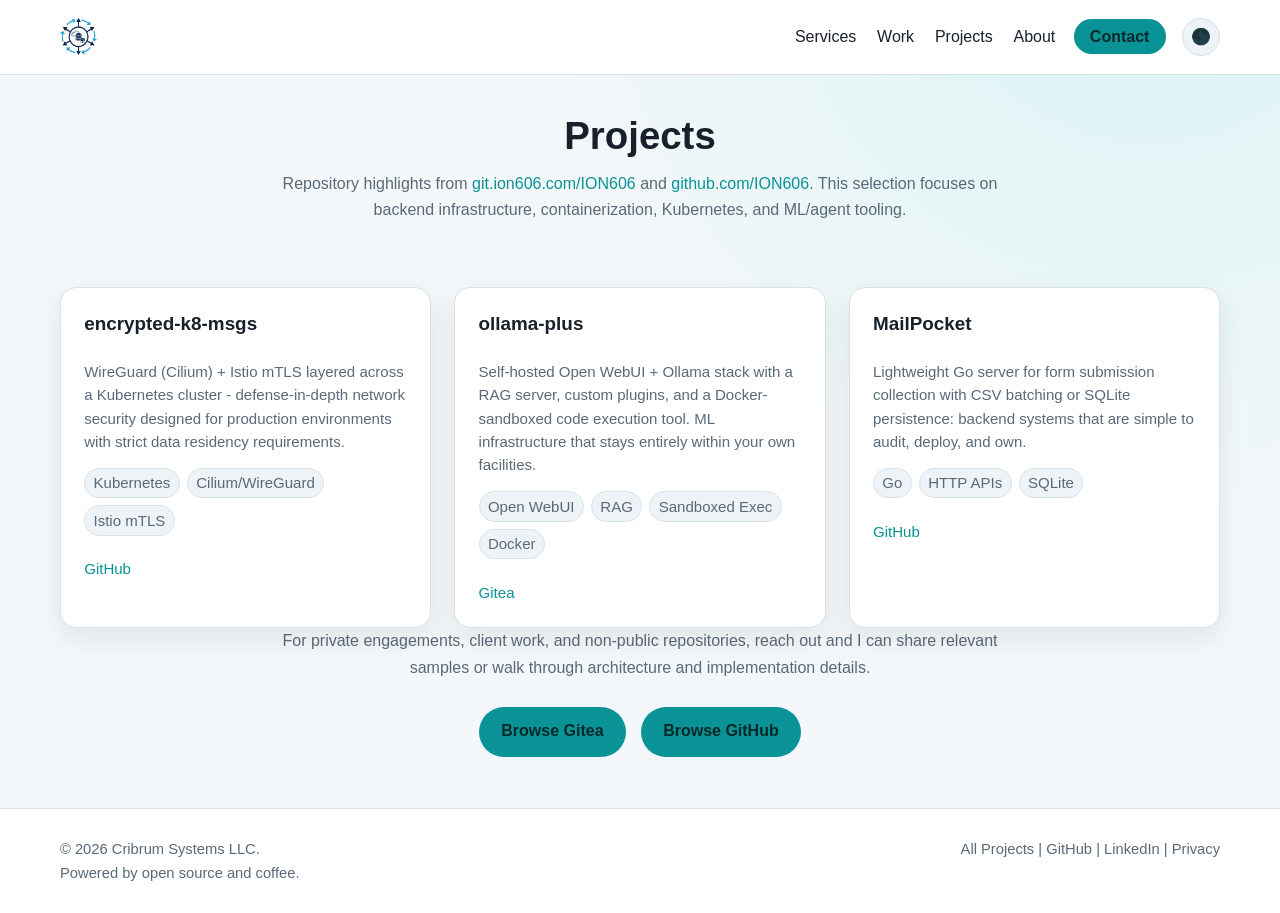
<file: projects.html>
<!DOCTYPE html>
<html lang="en">

<head>
	<meta charset="UTF-8" />
	<meta name="viewport" content="width=device-width, initial-scale=1.0" />
	<title>Projects - Cribrum Systems LLC</title>
	<meta name="description"
		content="Project index for ION606 repositories across backend tooling, container platforms, and ML/agent workflows." />
	<meta name="author" content="Itamar Oren-Naftalovich" />
	<meta name="robots" content="index, follow" />
	<meta name="theme-color" content="#0a9396" />
	<link rel="canonical" href="https://cribrum.dev/projects" />
	<meta property="og:type" content="website" />
	<meta property="og:site_name" content="Cribrum Systems LLC" />
	<meta property="og:title" content="Projects - Cribrum Systems LLC" />
	<meta property="og:description"
		content="Explore backend, Kubernetes, and ML projects from ION606 on self-hosted git and GitHub." />
	<meta property="og:url" content="https://cribrum.dev/projects" />
	<meta property="og:image" content="https://cribrum.dev/assets/img/logo.png" />
	<meta property="og:image:alt" content="ION606 logo" />
	<meta property="og:image:width" content="1200" />
	<meta property="og:image:height" content="630" />
	<meta name="twitter:card" content="summary_large_image" />
	<meta name="twitter:title" content="Projects - Cribrum Systems LLC" />
	<meta name="twitter:description"
		content="Explore backend, Kubernetes, and ML projects from ION606 on self-hosted git and GitHub." />
	<meta name="twitter:image" content="https://cribrum.dev/assets/img/logo.png" />
	<meta name="twitter:image:alt" content="ION606 logo" />
	<link rel="icon" href="/assets/img/logo-with-bk.png" type="image/png" />
	<link rel="stylesheet" href="assets/css/styles.css" />
</head>

<body>
	<header>
		<div class="container header-inner">
			<a href="/" class="logo"><img src="/assets/img/logo.png" alt="Cribrum Systems LLC" /></a>
			<nav>
				<ul>
					<li><a href="services">Services</a></li>
					<li><a href="work">Work</a></li>
					<li><a href="projects">Projects</a></li>
					<li><a href="about">About</a></li>
					<li><a href="contact" class="contact-button">Contact</a></li>
				</ul>
			</nav>
		</div>
	</header>

	<main class="container">
		<h1 class="page-title">Projects</h1>
		<p class="page-intro">
			Repository highlights from
			<a href="https://git.ion606.com/ION606" target="_blank" rel="noopener noreferrer">git.ion606.com/ION606</a>
			and
			<a href="https://github.com/ION606" target="_blank" rel="noopener noreferrer">github.com/ION606</a>.
			This selection focuses on backend infrastructure, containerization, Kubernetes, and ML/agent tooling.
		</p>

		<section>
			<div class="grid grid-cols-3">
				<div class="card project-card">
					<h3>encrypted-k8-msgs</h3>
					<p>WireGuard (Cilium) + Istio mTLS layered across a Kubernetes cluster - defense-in-depth network
						security designed for production environments with strict data residency requirements.</p>
					<p class="project-tags"><span>Kubernetes</span><span>Cilium/WireGuard</span><span>Istio mTLS</span>
					</p>
					<p>
						<a href="https://github.com/ION606/encrypted-k8-msgs" target="_blank"
							rel="noopener noreferrer">GitHub</a>
					</p>
				</div>

				<div class="card project-card">
					<h3>ollama-plus</h3>
					<p>Self-hosted Open WebUI + Ollama stack with a RAG server, custom plugins, and a Docker-sandboxed
						code execution tool. ML infrastructure that stays entirely within your own facilities.</p>
					<p class="project-tags"><span>Open WebUI</span><span>RAG</span><span>Sandboxed
							Exec</span><span>Docker</span></p>
					<p>
						<a href="https://git.ion606.com/ION606/ollama-plus" target="_blank"
							rel="noopener noreferrer">Gitea</a>
					</p>
				</div>

				<div class="card project-card">
					<h3>MailPocket</h3>
					<p>Lightweight Go server for form submission collection with CSV batching or SQLite persistence:
						backend systems that are simple to audit, deploy, and own.</p>
					<p class="project-tags"><span>Go</span><span>HTTP APIs</span><span>SQLite</span></p>
					<p>
						<a href="https://github.com/ION606/MailPocket" target="_blank"
							rel="noopener noreferrer">GitHub</a>
					</p>
				</div>
			</div>

			<p class="intro">
				For private engagements, client work, and non-public repositories, reach out and I can share relevant
				samples or walk through architecture and implementation details.
			</p>

			<div class="btn-group center-action">
				<a href="https://git.ion606.com/ION606" class="btn" target="_blank" rel="noopener noreferrer">Browse
					Gitea</a>
				<a href="https://github.com/ION606?tab=repositories" class="btn" target="_blank"
					rel="noopener noreferrer">Browse GitHub</a>
			</div>
		</section>
	</main>

	<footer>
		<div class="container footer-inner">
			<div>
				<p>&copy; 2026 Cribrum Systems LLC.</p>
				<p>Powered by open source and coffee.</p>
			</div>
			<div>
				<p>
					<a href="projects">All Projects</a> |
					<!-- <a href="https://git.cribrum.dev/cribrum" target="_blank" rel="noopener noreferrer">Gitea</a> | -->
					<a href="https://github.com/cribrum-systems" target="_blank" rel="noopener noreferrer">GitHub</a> |
					<a href="https://www.linkedin.com/company/cribrum" target="_blank"
						rel="noopener noreferrer">LinkedIn</a>
					|
					<a href="privacy">Privacy</a>
				</p>
			</div>
		</div>
	</footer>

	<script type="module" src="assets/js/main.js"></script>
</body>

</html>
</file>
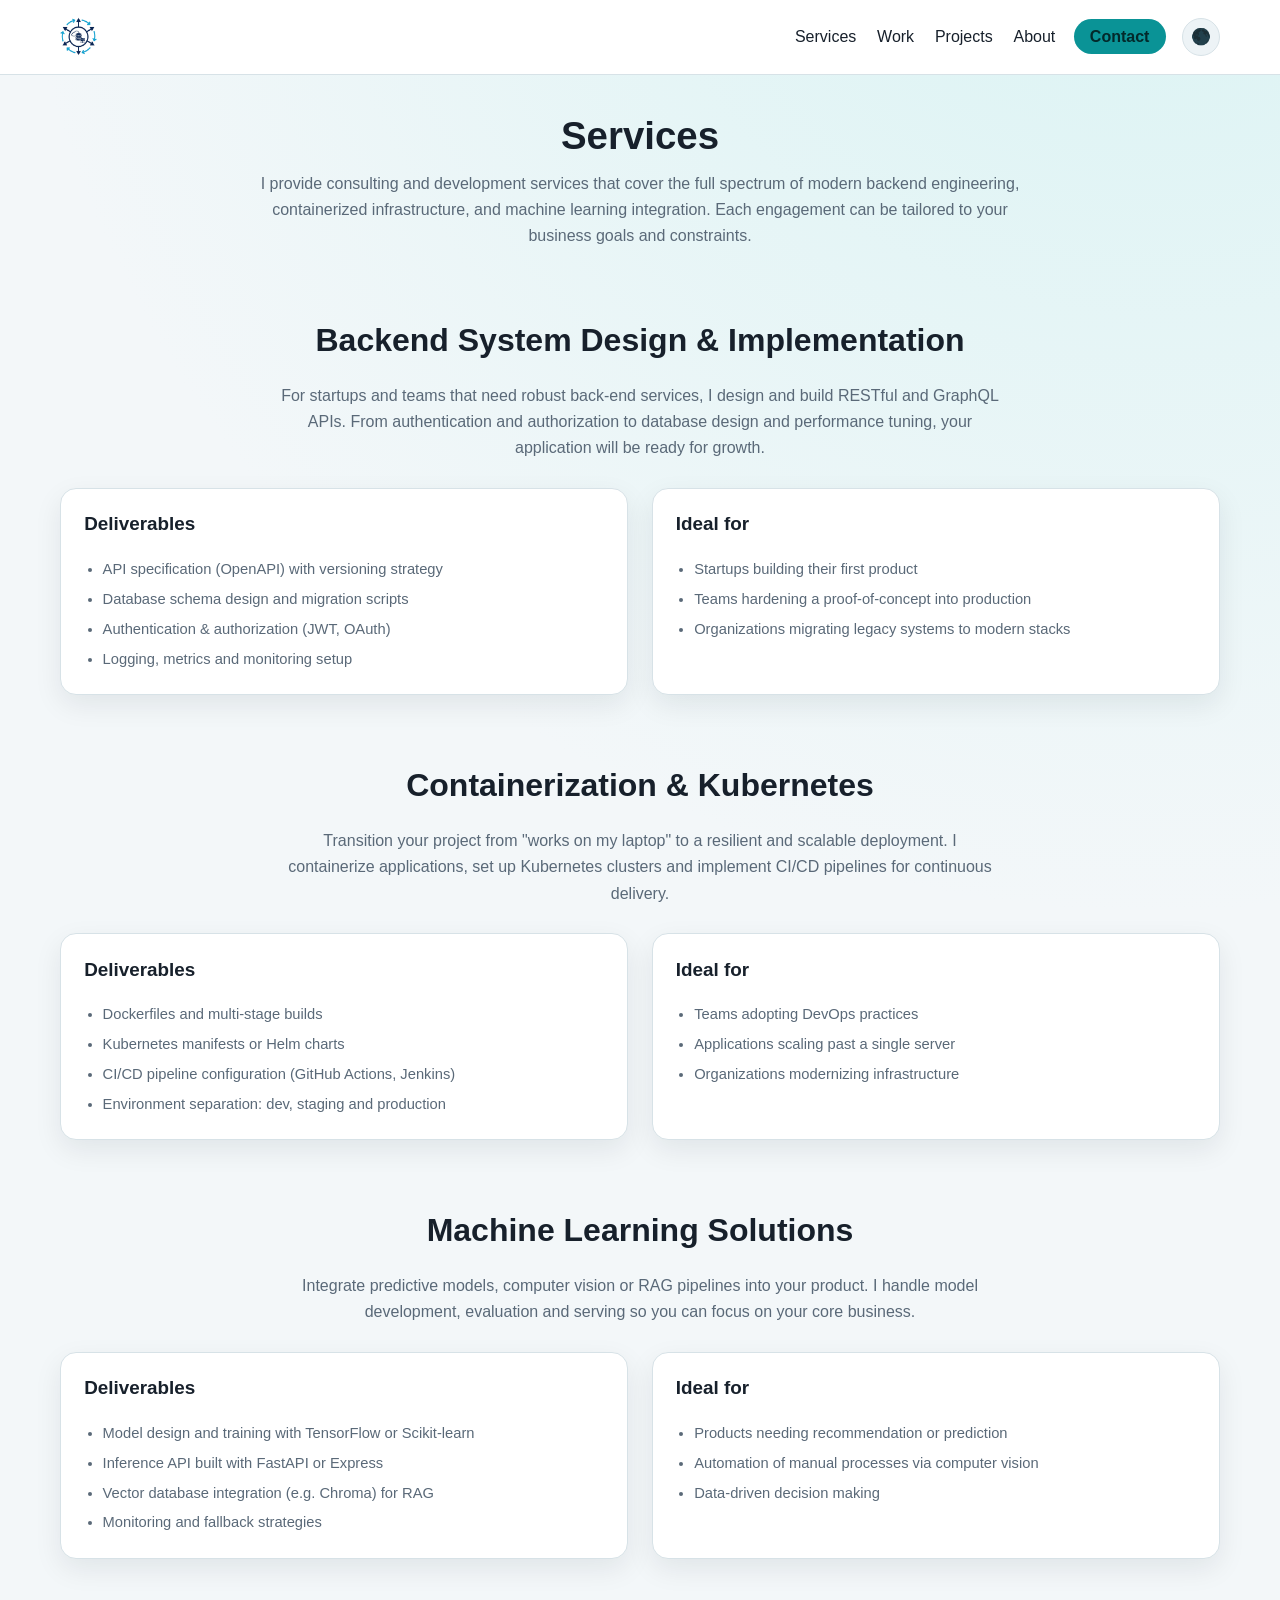
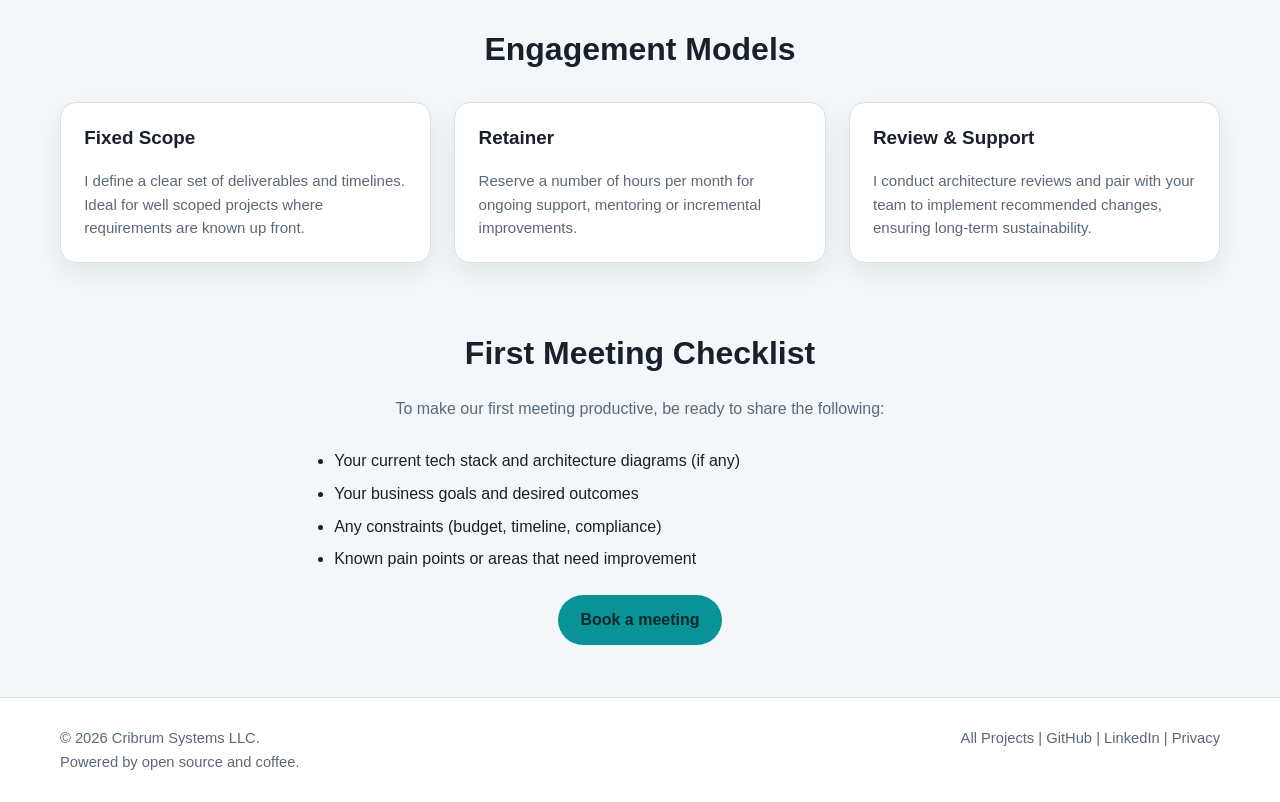
<file: services.html>
<!DOCTYPE html>
<html lang="en">

<head>
	<meta charset="UTF-8" />
	<meta name="viewport" content="width=device-width, initial-scale=1.0" />
	<title>Services - Cribrum Systems LLC</title>
	<meta name="description"
		content="Consulting services for backend architecture, Kubernetes and containerization, and ML system implementation from design through delivery." />
	<meta name="author" content="Itamar Oren-Naftalovich" />
	<meta name="robots" content="index, follow" />
	<meta name="theme-color" content="#0a9396" />
	<link rel="canonical" href="https://cribrum.dev/services" />
	<meta property="og:type" content="website" />
	<meta property="og:site_name" content="Cribrum Systems LLC" />
	<meta property="og:title" content="Services - Cribrum Systems LLC" />
	<meta property="og:description"
		content="Backend systems, Kubernetes platform operations, and ML engineering services tailored to your goals." />
	<meta property="og:url" content="https://cribrum.dev/services" />
	<meta property="og:image" content="https://cribrum.dev/assets/img/logo.png" />
	<meta property="og:image:alt" content="ION606 logo" />
	<meta property="og:image:width" content="1200" />
	<meta property="og:image:height" content="630" />
	<meta name="twitter:card" content="summary_large_image" />
	<meta name="twitter:title" content="Services - Cribrum Systems LLC" />
	<meta name="twitter:description"
		content="Backend systems, Kubernetes platform operations, and ML engineering services tailored to your goals." />
	<meta name="twitter:image" content="https://cribrum.dev/assets/img/logo.png" />
	<meta name="twitter:image:alt" content="ION606 logo" />
	<link rel="icon" href="/assets/img/logo-with-bk.png" type="image/png" />
	<link rel="stylesheet" href="assets/css/styles.css" />
</head>

<body>
	<header>
		<div class="container header-inner">
			<a href="/" class="logo"><img src="/assets/img/logo.png" alt="Cribrum Systems LLC" /></a>
			<nav>
				<ul>
					<li><a href="services">Services</a></li>
					<li><a href="work">Work</a></li>
					<li><a href="projects">Projects</a></li>
					<li><a href="about">About</a></li>
					<li><a href="contact" class="contact-button">Contact</a></li>
				</ul>
			</nav>
		</div>
	</header>
	<main class="container">
		<h1 class="page-title">Services</h1>
		<p class="page-intro">
			I provide consulting and development services that cover the full spectrum of modern backend
			engineering, containerized infrastructure, and machine learning integration. Each engagement
			can be tailored to your business goals and constraints.
		</p>
		<section>
			<h2>Backend System Design &amp; Implementation</h2>
			<p class="intro">
				For startups and teams that need robust back‑end services, I design and build
				RESTful and GraphQL APIs. From authentication and authorization to database
				design and performance tuning, your application will be ready for growth.
			</p>
			<div class="grid grid-cols-2">
				<div class="card">
					<h3>Deliverables</h3>
					<ul class="list-disc-inline">
						<li>API specification (OpenAPI) with versioning strategy</li>
						<li>Database schema design and migration scripts</li>
						<li>Authentication &amp; authorization (JWT, OAuth)</li>
						<li>Logging, metrics and monitoring setup</li>
					</ul>
				</div>
				<div class="card">
					<h3>Ideal for</h3>
					<ul class="list-disc-inline">
						<li>Startups building their first product</li>
						<li>Teams hardening a proof‑of‑concept into production</li>
						<li>Organizations migrating legacy systems to modern stacks</li>
					</ul>
				</div>
			</div>
		</section>
		<section>
			<h2>Containerization &amp; Kubernetes</h2>
			<p class="intro">
				Transition your project from "works on my laptop" to a resilient and scalable
				deployment. I containerize applications, set up Kubernetes clusters and
				implement CI/CD pipelines for continuous delivery.
			</p>
			<div class="grid grid-cols-2">
				<div class="card">
					<h3>Deliverables</h3>
					<ul class="list-disc-inline">
						<li>Dockerfiles and multi‑stage builds</li>
						<li>Kubernetes manifests or Helm charts</li>
						<li>CI/CD pipeline configuration (GitHub Actions, Jenkins)</li>
						<li>Environment separation: dev, staging and production</li>
					</ul>
				</div>
				<div class="card">
					<h3>Ideal for</h3>
					<ul class="list-disc-inline">
						<li>Teams adopting DevOps practices</li>
						<li>Applications scaling past a single server</li>
						<li>Organizations modernizing infrastructure</li>
					</ul>
				</div>
			</div>
		</section>
		<section>
			<h2>Machine Learning Solutions</h2>
			<p class="intro">
				Integrate predictive models, computer vision or RAG pipelines into your
				product. I handle model development, evaluation and serving so you can
				focus on your core business.
			</p>
			<div class="grid grid-cols-2">
				<div class="card">
					<h3>Deliverables</h3>
					<ul class="list-disc-inline">
						<li>Model design and training with TensorFlow or Scikit‑learn</li>
						<li>Inference API built with FastAPI or Express</li>
						<li>Vector database integration (e.g. Chroma) for RAG</li>
						<li>Monitoring and fallback strategies</li>
					</ul>
				</div>
				<div class="card">
					<h3>Ideal for</h3>
					<ul class="list-disc-inline">
						<li>Products needing recommendation or prediction</li>
						<li>Automation of manual processes via computer vision</li>
						<li>Data‑driven decision making</li>
					</ul>
				</div>
			</div>
		</section>
		<section>
			<h2>Engagement Models</h2>
			<div class="grid grid-cols-3">
				<div class="card">
					<h3>Fixed Scope</h3>
					<p>
						I define a clear set of deliverables and timelines. Ideal for well scoped
						projects where requirements are known up front.
					</p>
				</div>
				<div class="card">
					<h3>Retainer</h3>
					<p>
						Reserve a number of hours per month for ongoing support, mentoring or
						incremental improvements.
					</p>
				</div>
				<div class="card">
					<h3>Review &amp; Support</h3>
					<p>
						I conduct architecture reviews and pair with your team to implement
						recommended changes, ensuring long‑term sustainability.
					</p>
				</div>
			</div>
		</section>
		<section>
			<h2>First Meeting Checklist</h2>
			<p class="intro">
				To make our first meeting productive, be ready to share the following:
			</p>
			<ul class="list-disc">
				<li>Your current tech stack and architecture diagrams (if any)</li>
				<li>Your business goals and desired outcomes</li>
				<li>Any constraints (budget, timeline, compliance)</li>
				<li>Known pain points or areas that need improvement</li>
			</ul>
			<div class="center-action">
				<a href="contact" class="btn">Book a meeting</a>
			</div>
		</section>
	</main>

	<footer>
		<div class="container footer-inner">
			<div>
				<p>&copy; 2026 Cribrum Systems LLC.</p>
				<p>Powered by open source and coffee.</p>
			</div>
			<div>
				<p>
					<a href="projects">All Projects</a> |
					<!-- <a href="https://git.cribrum.dev/cribrum" target="_blank" rel="noopener noreferrer">Gitea</a> | -->
					<a href="https://github.com/cribrum-systems" target="_blank" rel="noopener noreferrer">GitHub</a> |
					<a href="https://www.linkedin.com/company/cribrum" target="_blank"
						rel="noopener noreferrer">LinkedIn</a>
					|
					<a href="privacy">Privacy</a>
				</p>
			</div>
		</div>
	</footer>

	<script type="module" src="assets/js/main.js"></script>
</body>

</html>
</file>
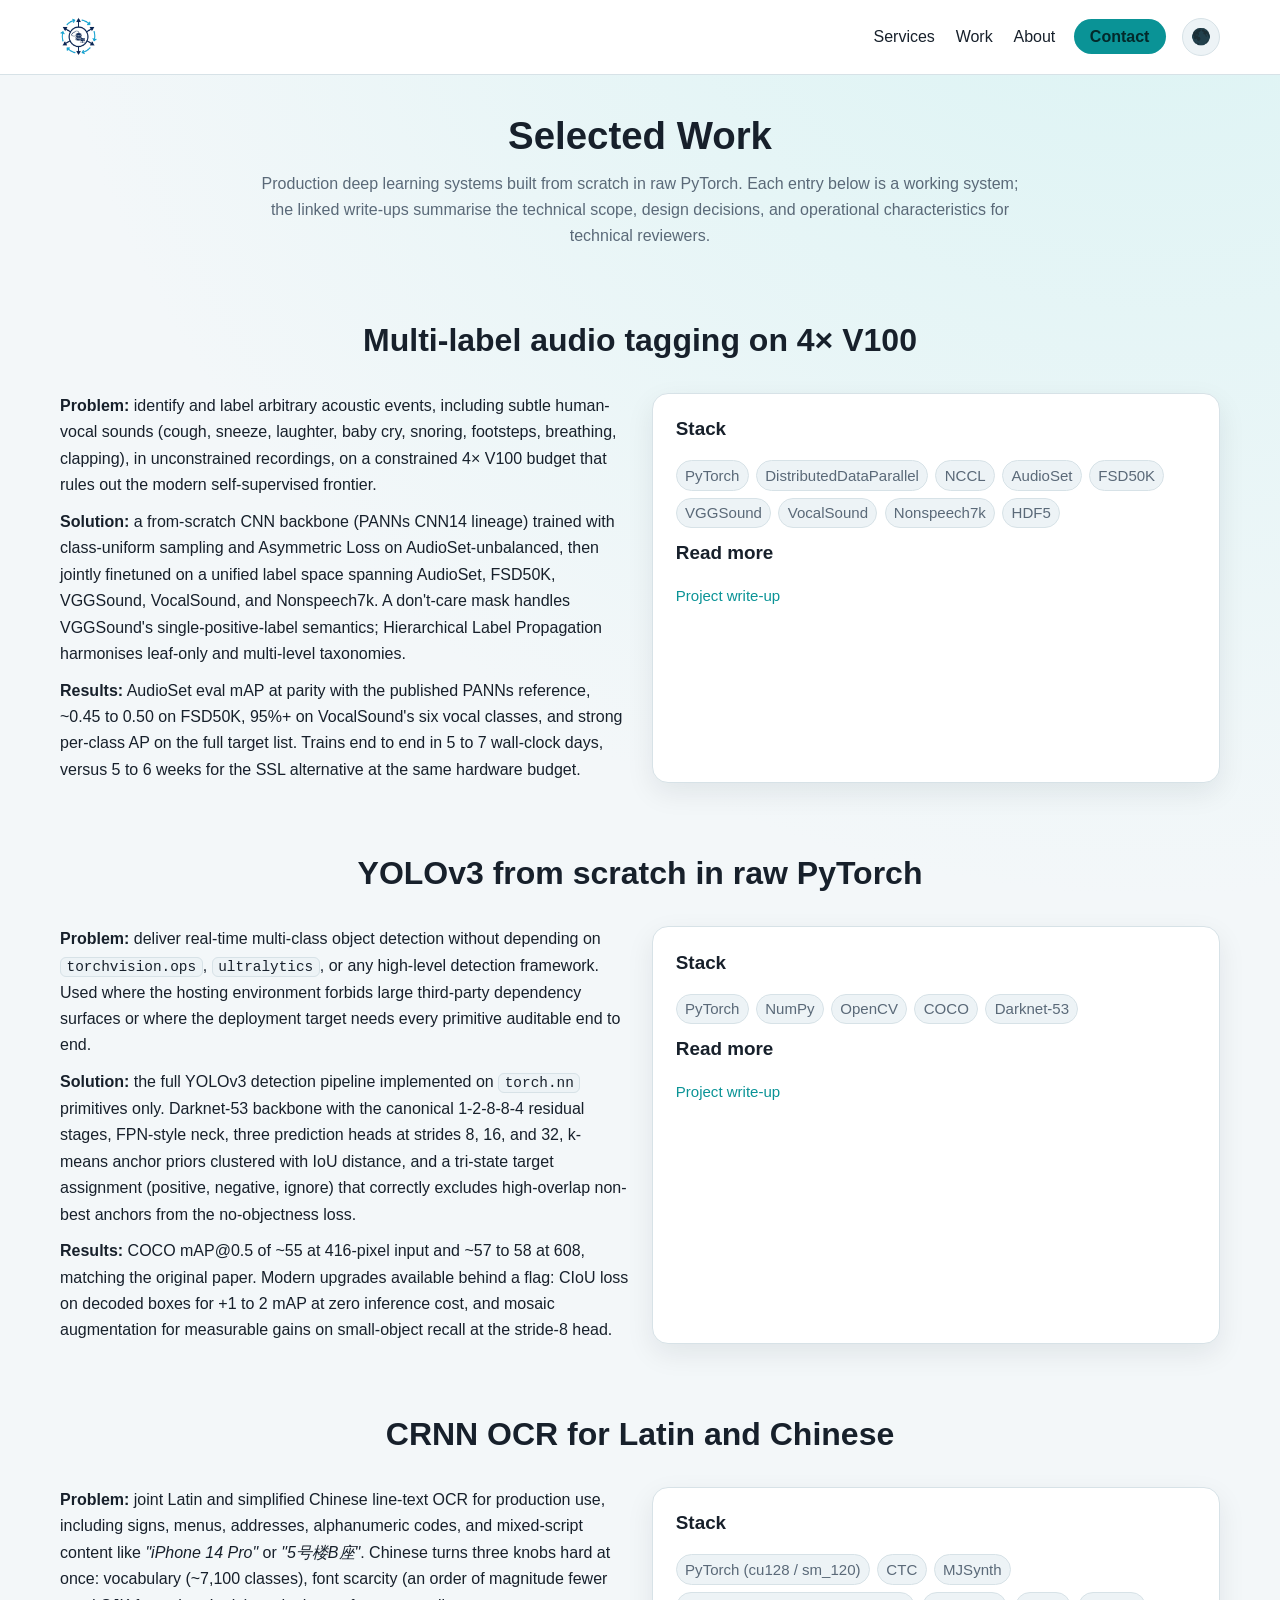
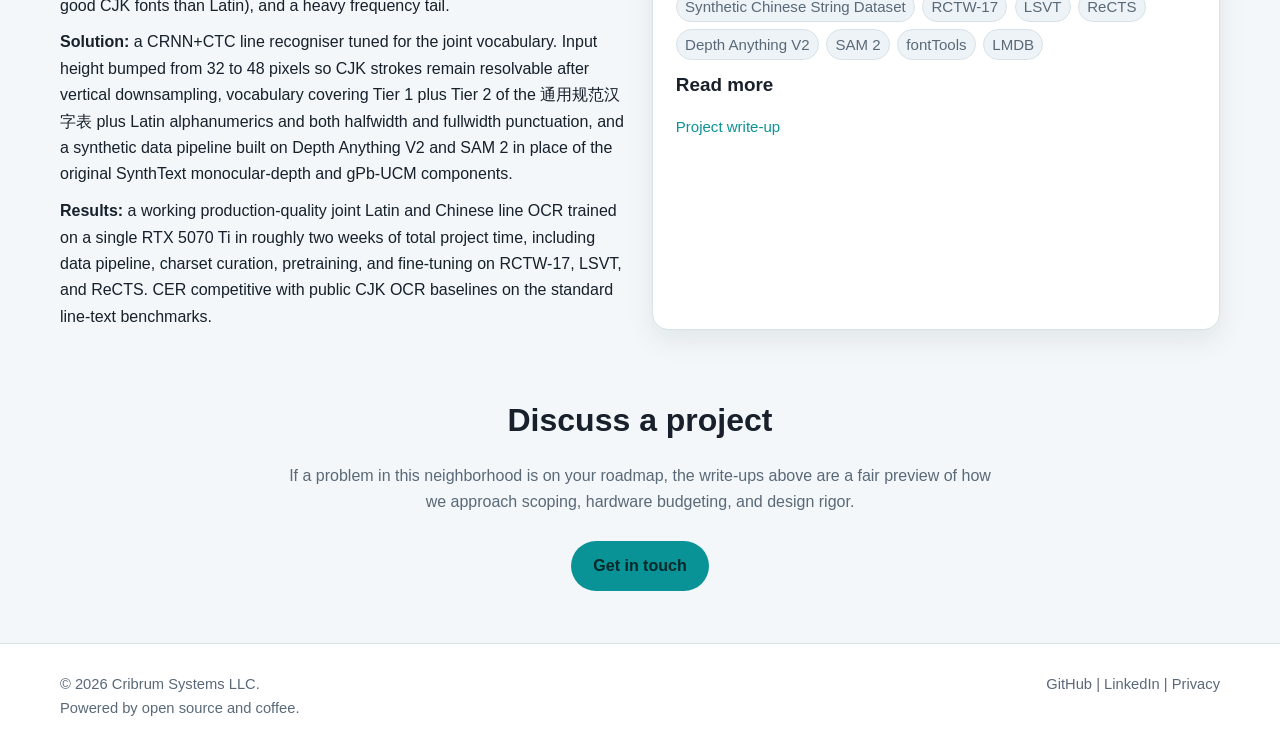
<file: work.html>
<!DOCTYPE html>
<html lang="en">

<head>
	<meta charset="UTF-8" />
	<meta name="viewport" content="width=device-width, initial-scale=1.0" />
	<title>Work - Cribrum Systems LLC</title>
	<meta name="description"
		content="Selected projects from Cribrum Systems LLC: from-scratch deep learning systems covering audio tagging, object detection, and OCR." />
	<meta name="author" content="Itamar Oren-Naftalovich" />
	<meta name="robots" content="index, follow" />
	<meta name="theme-color" content="#0a9396" />
	<link rel="canonical" href="https://cribrum.dev/work" />
	<meta property="og:type" content="website" />
	<meta property="og:site_name" content="Cribrum Systems LLC" />
	<meta property="og:title" content="Work - Cribrum Systems LLC" />
	<meta property="og:description"
		content="Production deep learning systems built from scratch in raw PyTorch." />
	<meta property="og:url" content="https://cribrum.dev/work" />
	<meta property="og:image" content="https://cribrum.dev/assets/img/logo.png" />
	<meta property="og:image:alt" content="Cribrum Systems LLC logo" />
	<meta property="og:image:width" content="1200" />
	<meta property="og:image:height" content="630" />
	<meta name="twitter:card" content="summary_large_image" />
	<meta name="twitter:title" content="Work - Cribrum Systems LLC" />
	<meta name="twitter:description"
		content="Production deep learning systems built from scratch in raw PyTorch." />
	<meta name="twitter:image" content="https://cribrum.dev/assets/img/logo.png" />
	<meta name="twitter:image:alt" content="Cribrum Systems LLC logo" />
	<link rel="icon" href="/assets/img/logo-with-bk.png" type="image/png" />
	<link rel="stylesheet" href="assets/css/styles.css" />
</head>

<body>
	<header>
		<div class="container header-inner">
			<a href="/" class="logo"><img src="/assets/img/logo.png" alt="Cribrum Systems LLC" /></a>
			<nav>
				<ul>
					<li><a href="services">Services</a></li>
					<li><a href="work">Work</a></li>
					<li><a href="about">About</a></li>
					<li><a href="contact" class="contact-button">Contact</a></li>
				</ul>
			</nav>
		</div>
	</header>
	<main class="container">
		<h1 class="page-title">Selected Work</h1>
		<p class="page-intro">
			Production deep learning systems built from scratch in raw PyTorch. Each entry below is a
			working system; the linked write-ups summarise the technical scope, design decisions, and
			operational characteristics for technical reviewers.
		</p>

		<section>
			<h2>Multi-label audio tagging on 4&times; V100</h2>
			<div class="grid grid-cols-2">
				<div class="stack-sm">
					<p><strong>Problem:</strong> identify and label arbitrary acoustic events, including subtle
						human-vocal sounds (cough, sneeze, laughter, baby cry, snoring, footsteps, breathing,
						clapping), in unconstrained recordings, on a constrained 4&times; V100 budget that rules
						out the modern self-supervised frontier.</p>
					<p><strong>Solution:</strong> a from-scratch CNN backbone (PANNs CNN14 lineage) trained with
						class-uniform sampling and Asymmetric Loss on AudioSet-unbalanced, then jointly finetuned on
						a unified label space spanning AudioSet, FSD50K, VGGSound, VocalSound, and Nonspeech7k. A
						don't-care mask handles VGGSound's single-positive-label semantics; Hierarchical Label
						Propagation harmonises leaf-only and multi-level taxonomies.</p>
					<p><strong>Results:</strong> AudioSet eval mAP at parity with the published PANNs reference,
						~0.45 to 0.50 on FSD50K, 95%+ on VocalSound's six vocal classes, and strong per-class AP on
						the full target list. Trains end to end in 5 to 7 wall-clock days, versus 5 to 6 weeks for
						the SSL alternative at the same hardware budget.</p>
				</div>
				<div class="card">
					<h3>Stack</h3>
					<p class="project-tags">
						<span>PyTorch</span><span>DistributedDataParallel</span><span>NCCL</span><span>AudioSet</span><span>FSD50K</span><span>VGGSound</span><span>VocalSound</span><span>Nonspeech7k</span><span>HDF5</span>
					</p>
					<h3>Read more</h3>
					<p>
						<a href="audio-tagging">Project write-up</a>
					</p>
				</div>
			</div>
		</section>

		<section>
			<h2>YOLOv3 from scratch in raw PyTorch</h2>
			<div class="grid grid-cols-2">
				<div class="stack-sm">
					<p><strong>Problem:</strong> deliver real-time multi-class object detection without depending on
						<code>torchvision.ops</code>, <code>ultralytics</code>, or any high-level detection framework.
						Used where the hosting environment forbids large third-party dependency surfaces or where
						the deployment target needs every primitive auditable end to end.</p>
					<p><strong>Solution:</strong> the full YOLOv3 detection pipeline implemented on
						<code>torch.nn</code> primitives only. Darknet-53 backbone with the canonical 1-2-8-8-4
						residual stages, FPN-style neck, three prediction heads at strides 8, 16, and 32, k-means
						anchor priors clustered with IoU distance, and a tri-state target assignment (positive,
						negative, ignore) that correctly excludes high-overlap non-best anchors from the
						no-objectness loss.</p>
					<p><strong>Results:</strong> COCO mAP@0.5 of ~55 at 416-pixel input and ~57 to 58 at 608, matching
						the original paper. Modern upgrades available behind a flag: CIoU loss on decoded boxes for
						+1 to 2 mAP at zero inference cost, and mosaic augmentation for measurable gains on
						small-object recall at the stride-8 head.</p>
				</div>
				<div class="card">
					<h3>Stack</h3>
					<p class="project-tags">
						<span>PyTorch</span><span>NumPy</span><span>OpenCV</span><span>COCO</span><span>Darknet-53</span>
					</p>
					<h3>Read more</h3>
					<p>
						<a href="yolov3">Project write-up</a>
					</p>
				</div>
			</div>
		</section>

		<section>
			<h2>CRNN OCR for Latin and Chinese</h2>
			<div class="grid grid-cols-2">
				<div class="stack-sm">
					<p><strong>Problem:</strong> joint Latin and simplified Chinese line-text OCR for production use,
						including signs, menus, addresses, alphanumeric codes, and mixed-script content like
						<em>"iPhone 14 Pro"</em> or <em>"5号楼B座"</em>. Chinese turns three knobs hard at once:
						vocabulary (~7,100 classes), font scarcity (an order of magnitude fewer good CJK fonts
						than Latin), and a heavy frequency tail.</p>
					<p><strong>Solution:</strong> a CRNN+CTC line recogniser tuned for the joint vocabulary. Input
						height bumped from 32 to 48 pixels so CJK strokes remain resolvable after vertical
						downsampling, vocabulary covering Tier 1 plus Tier 2 of the 通用规范汉字表 plus Latin
						alphanumerics and both halfwidth and fullwidth punctuation, and a synthetic data pipeline
						built on Depth Anything V2 and SAM 2 in place of the original SynthText monocular-depth and
						gPb-UCM components.</p>
					<p><strong>Results:</strong> a working production-quality joint Latin and Chinese line OCR
						trained on a single RTX 5070 Ti in roughly two weeks of total project time, including data
						pipeline, charset curation, pretraining, and fine-tuning on RCTW-17, LSVT, and ReCTS. CER
						competitive with public CJK OCR baselines on the standard line-text benchmarks.</p>
				</div>
				<div class="card">
					<h3>Stack</h3>
					<p class="project-tags">
						<span>PyTorch (cu128 / sm_120)</span><span>CTC</span><span>MJSynth</span><span>Synthetic Chinese String Dataset</span><span>RCTW-17</span><span>LSVT</span><span>ReCTS</span><span>Depth Anything V2</span><span>SAM 2</span><span>fontTools</span><span>LMDB</span>
					</p>
					<h3>Read more</h3>
					<p>
						<a href="crnn-ocr">Project write-up</a>
					</p>
				</div>
			</div>
		</section>

		<section>
			<h2>Discuss a project</h2>
			<p class="intro">
				If a problem in this neighborhood is on your roadmap, the write-ups above are a fair preview of
				how we approach scoping, hardware budgeting, and design rigor.
			</p>
			<div class="center-action">
				<a href="contact" class="btn">Get in touch</a>
			</div>
		</section>
	</main>

	<footer>
		<div class="container footer-inner">
			<div>
				<p>&copy; 2026 Cribrum Systems LLC.</p>
				<p>Powered by open source and coffee.</p>
			</div>
			<div>
				<p>
					<a href="https://github.com/cribrum-systems" target="_blank" rel="noopener noreferrer">GitHub</a> |
					<a href="https://www.linkedin.com/company/cribrum" target="_blank"
						rel="noopener noreferrer">LinkedIn</a>
					|
					<a href="privacy">Privacy</a>
				</p>
			</div>
		</div>
	</footer>
	<script type="module" src="assets/js/main.js"></script>
</body>

</html>
</file>
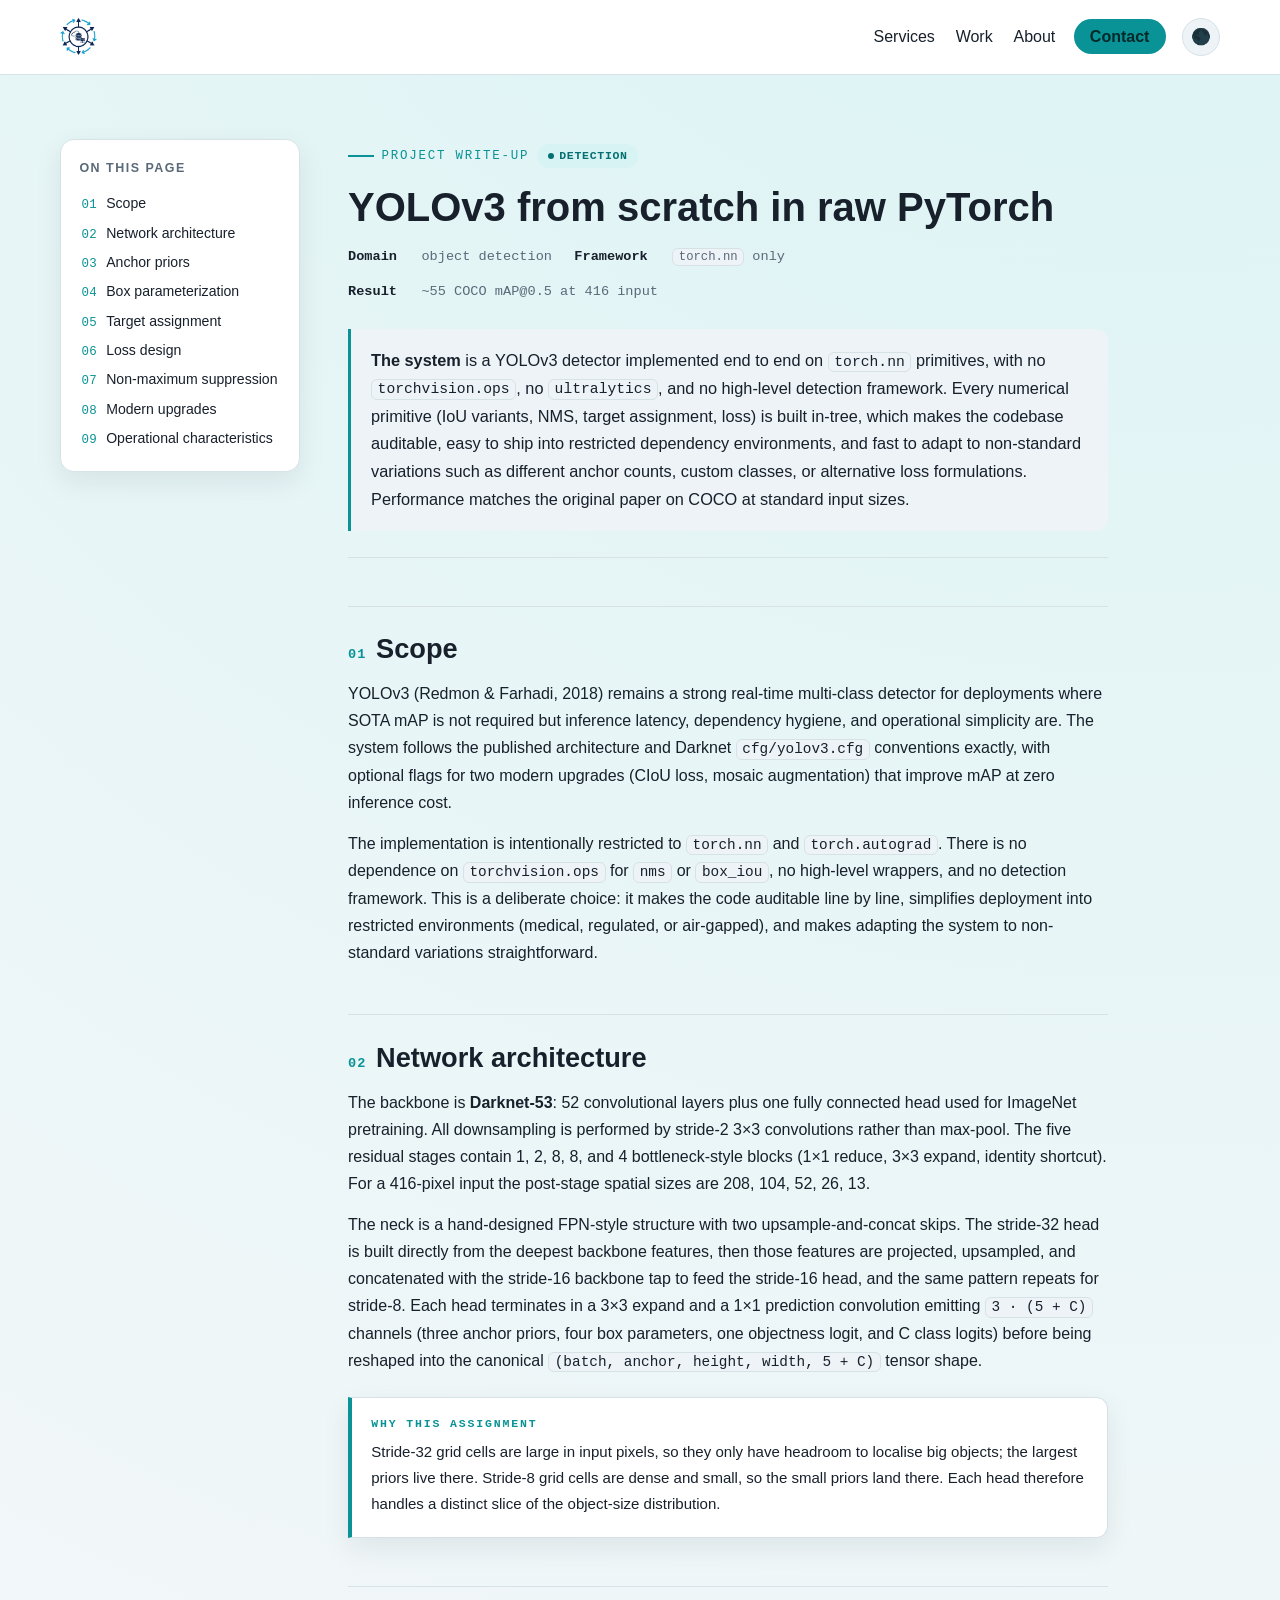
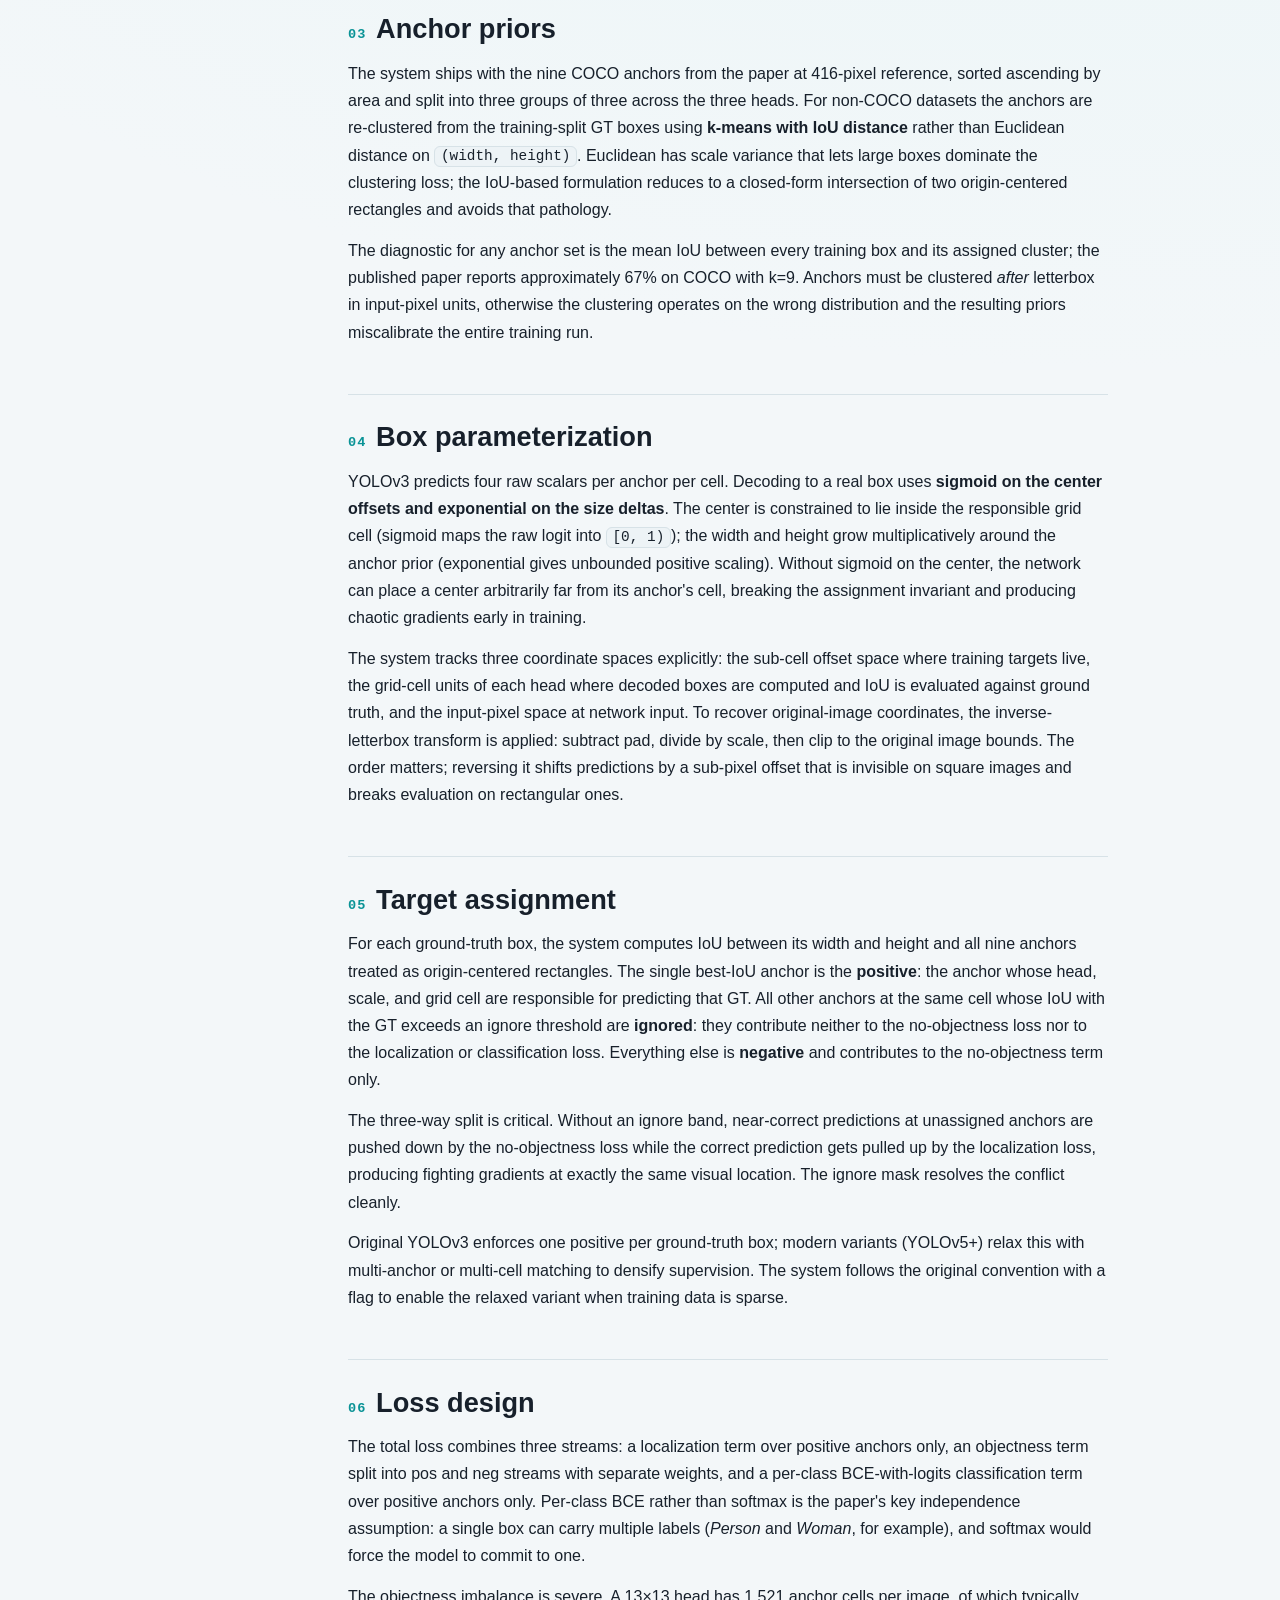
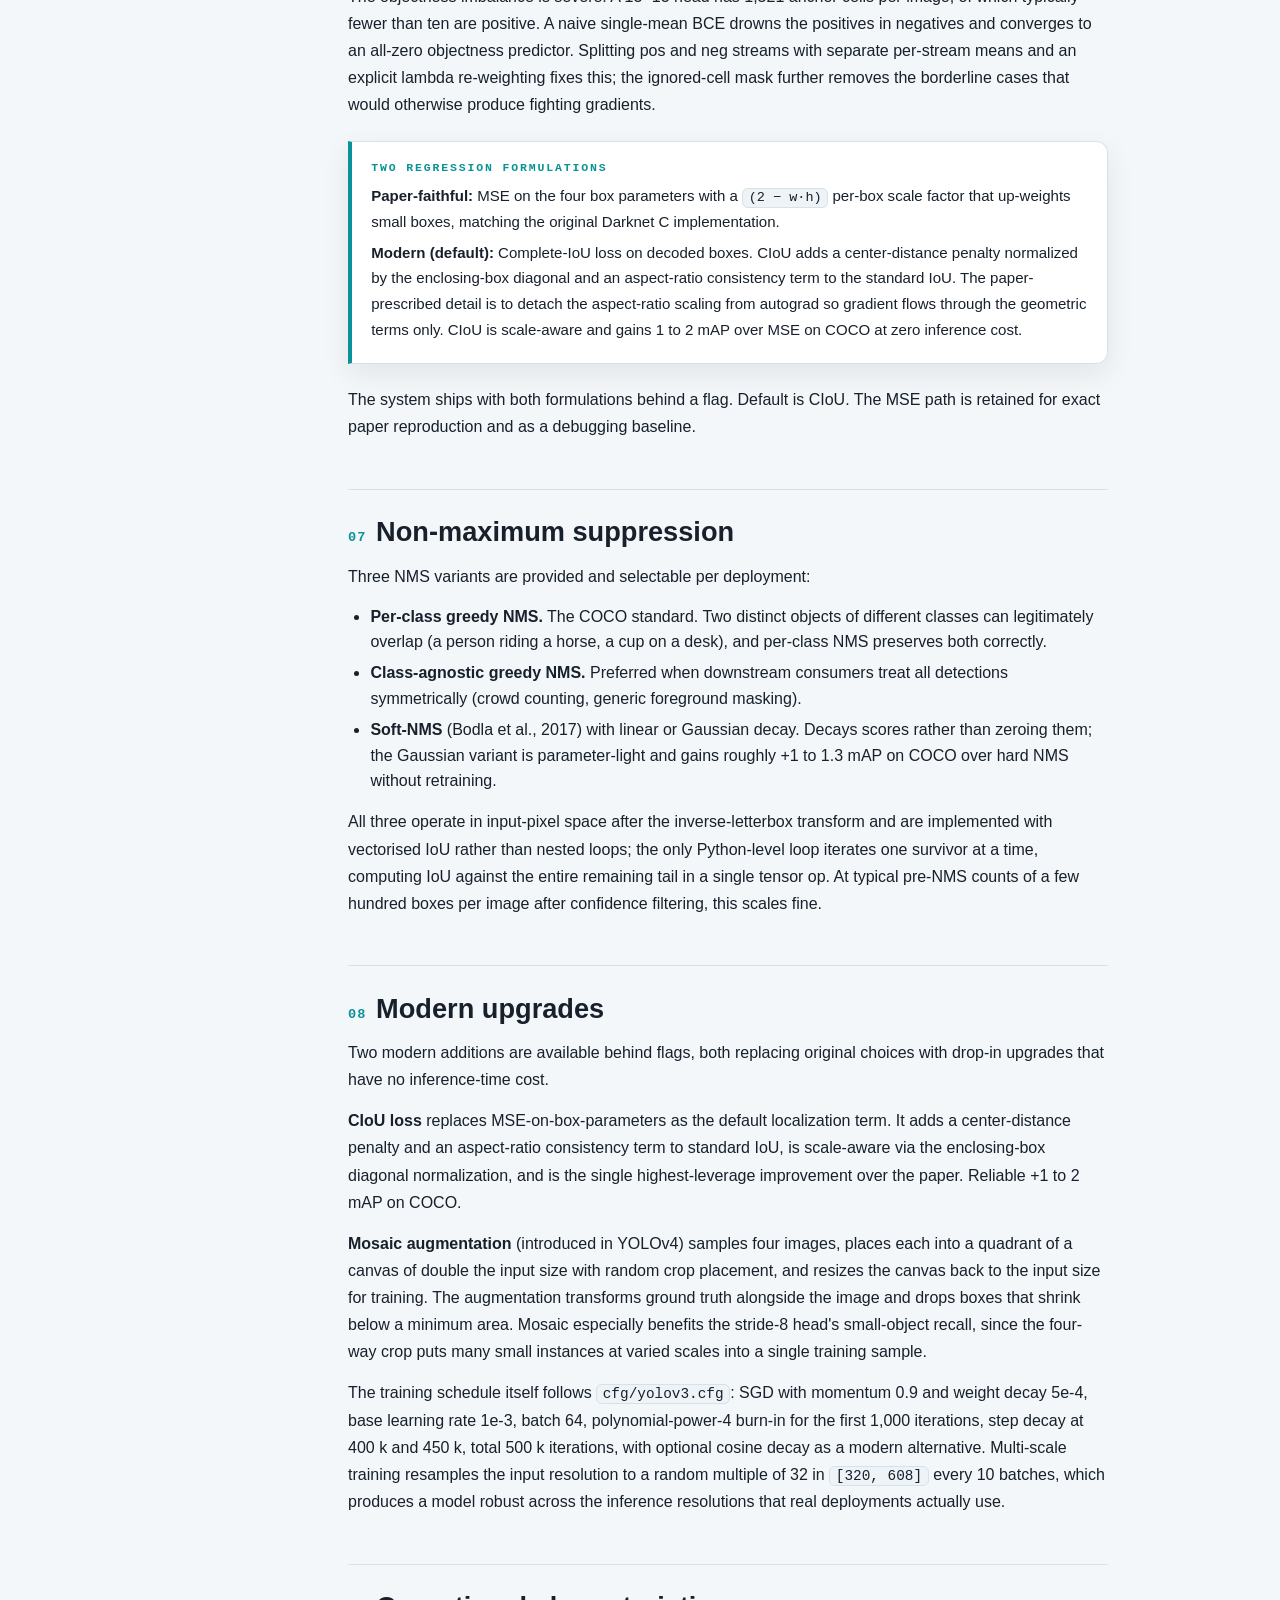
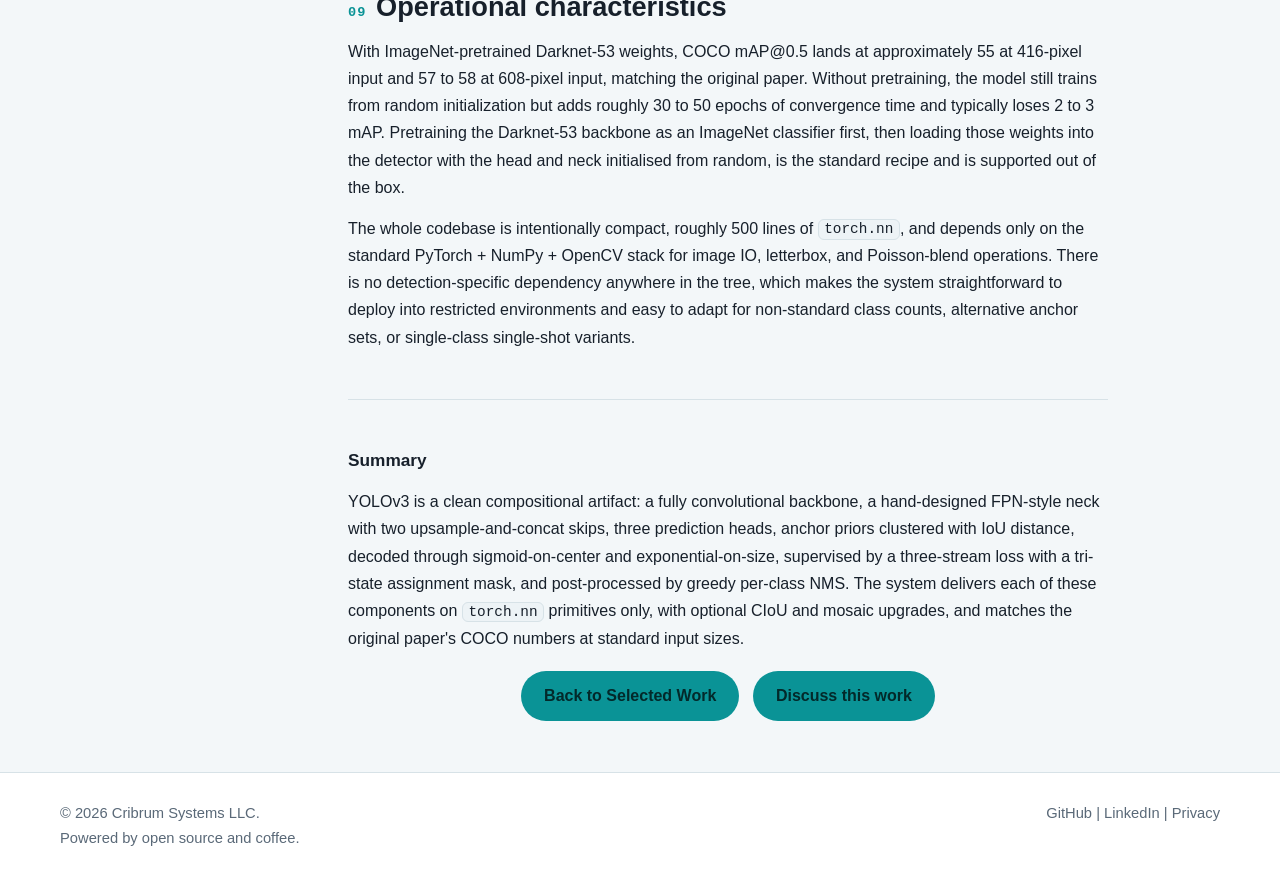
<file: yolov3.html>
<!DOCTYPE html>
<html lang="en">

<head>
	<meta charset="UTF-8" />
	<meta name="viewport" content="width=device-width, initial-scale=1.0" />
	<title>YOLOv3 from scratch in raw PyTorch - Cribrum Systems LLC</title>
	<meta name="description"
		content="A YOLOv3 object detector implemented end to end on torch.nn primitives with no torchvision.ops, no ultralytics, and no high-level detection framework. COCO mAP@0.5 of ~55 at 416-pixel input." />
	<meta name="author" content="Itamar Oren-Naftalovich" />
	<meta name="robots" content="index, follow" />
	<meta name="theme-color" content="#0a9396" />
	<link rel="canonical" href="https://cribrum.dev/yolov3" />
	<meta property="og:type" content="article" />
	<meta property="og:site_name" content="Cribrum Systems LLC" />
	<meta property="og:title" content="YOLOv3 from scratch in raw PyTorch" />
	<meta property="og:description"
		content="A YOLOv3 object detector built end to end on torch.nn primitives only." />
	<meta property="og:url" content="https://cribrum.dev/yolov3" />
	<meta property="og:image" content="https://cribrum.dev/assets/img/logo.png" />
	<meta property="og:image:alt" content="Cribrum Systems LLC logo" />
	<meta property="og:image:width" content="1200" />
	<meta property="og:image:height" content="630" />
	<meta name="twitter:card" content="summary_large_image" />
	<meta name="twitter:title" content="YOLOv3 from scratch in raw PyTorch" />
	<meta name="twitter:description"
		content="A YOLOv3 object detector built end to end on torch.nn primitives only." />
	<meta name="twitter:image" content="https://cribrum.dev/assets/img/logo.png" />
	<meta name="twitter:image:alt" content="Cribrum Systems LLC logo" />
	<link rel="icon" href="/assets/img/logo-with-bk.png" type="image/png" />
	<link rel="stylesheet" href="assets/css/styles.css" />
	<style>
		.article-shell { display: grid; grid-template-columns: minmax(0, 1fr); gap: clamp(1.5rem, 4vw, 3rem); margin-top: 1.6rem; }
		@media (min-width: 1080px) { .article-shell { grid-template-columns: 240px minmax(0, 1fr); align-items: flex-start; } }
		.toc { background-color: var(--surface-color); border: 1px solid var(--border-color); border-radius: 14px; padding: 1.1rem 1.15rem; box-shadow: var(--shadow-soft); font-size: 0.88rem; }
		@media (min-width: 1080px) { .toc { position: sticky; top: 92px; max-height: calc(100vh - 110px); overflow-y: auto; } }
		.toc h2 { font-size: 0.78rem; font-weight: 700; text-transform: uppercase; letter-spacing: 0.12em; color: var(--text-muted); margin-bottom: 0.7rem; }
		.toc ol { list-style: none; padding: 0; margin: 0; counter-reset: toc-counter; }
		.toc li { counter-increment: toc-counter; padding: 0.18rem 0; border-left: 2px solid transparent; padding-left: 0.6rem; margin-left: -0.6rem; transition: border-color 0.18s ease, background-color 0.18s ease; }
		.toc li:hover { border-left-color: var(--primary-color); background-color: var(--surface-muted); }
		.toc a { color: var(--text-color); display: block; }
		.toc a::before { content: counter(toc-counter, decimal-leading-zero); color: var(--primary-color); font-family: "IBM Plex Mono", monospace; font-size: 0.78rem; margin-right: 0.55rem; letter-spacing: 0.04em; }
		.toc a:hover { color: var(--primary-color); }
		.article { min-width: 0; max-width: 760px; }
		.article-header { border-bottom: 1px solid var(--border-color); padding-bottom: 1.6rem; margin-bottom: 2rem; }
		.article-eyebrow { display: inline-flex; align-items: center; gap: 0.5rem; font-family: "IBM Plex Mono", monospace; font-size: 0.78rem; letter-spacing: 0.14em; text-transform: uppercase; color: var(--primary-color); margin-bottom: 1rem; }
		.article-eyebrow::before { content: ""; width: 1.6rem; height: 2px; background-color: var(--primary-color); }
		.article h1 { font-size: clamp(1.75rem, 4vw, 2.5rem); line-height: 1.18; margin-bottom: 0.9rem; }
		.article-meta { display: flex; flex-wrap: wrap; gap: 0.8rem 1.4rem; font-size: 0.85rem; color: var(--text-muted); font-family: "IBM Plex Mono", monospace; }
		.article-meta span strong { color: var(--text-color); font-weight: 600; }
		.article .lede { background-color: var(--surface-muted); border-left: 3px solid var(--primary-color); padding: 1.1rem 1.25rem; border-radius: 0 12px 12px 0; font-size: 1.02rem; line-height: 1.7; margin: 1.6rem 0 0; }
		.article .lede strong { color: var(--text-color); }
		.article section { margin-top: 3rem; scroll-margin-top: 96px; }
		.article section h2 { text-align: left; font-size: clamp(1.35rem, 2.6vw, 1.7rem); line-height: 1.25; margin-bottom: 0.4rem; padding-top: 0.4rem; border-top: 1px solid var(--border-color); padding-block-start: 1.6rem; }
		.article section h2 .section-num { font-family: "IBM Plex Mono", monospace; font-size: 0.85rem; color: var(--primary-color); margin-right: 0.6rem; letter-spacing: 0.08em; }
		.article h3 { font-size: 1.08rem; margin: 1.5rem 0 0.4rem; color: var(--text-color); }
		.article p { margin: 0.85rem 0; line-height: 1.7; }
		.article ul, .article ol { margin: 0.7rem 0 0.9rem 1.4rem; }
		.article li { margin: 0.35rem 0; line-height: 1.6; }
		.article a { text-decoration: underline; text-decoration-color: color-mix(in srgb, var(--primary-color) 40%, transparent); text-underline-offset: 3px; }
		.article a:hover { text-decoration-color: var(--primary-color); }
		.article strong { color: var(--text-color); }
		.article .table-wrap { overflow-x: auto; margin: 1rem 0 1.4rem; border: 1px solid var(--border-color); border-radius: 12px; }
		.article table { width: 100%; border-collapse: collapse; font-size: 0.88rem; }
		.article table th, .article table td { padding: 0.65rem 0.85rem; text-align: left; border-bottom: 1px solid var(--border-color); vertical-align: top; }
		.article table th { background-color: var(--surface-muted); font-weight: 600; font-family: "IBM Plex Mono", monospace; font-size: 0.78rem; letter-spacing: 0.04em; text-transform: uppercase; color: var(--text-muted); }
		.article table tbody tr:last-child td { border-bottom: none; }
		.article table tbody tr:nth-child(even) td { background-color: color-mix(in srgb, var(--surface-muted) 50%, transparent); }
		.article table td.num, .article table th.num { font-family: "IBM Plex Mono", monospace; font-variant-numeric: tabular-nums; text-align: right; }
		.callout { background-color: var(--surface-color); border: 1px solid var(--border-color); border-left: 4px solid var(--primary-color); border-radius: 0 12px 12px 0; padding: 1rem 1.2rem; margin: 1.4rem 0; box-shadow: var(--shadow-soft); }
		.callout-label { font-family: "IBM Plex Mono", monospace; font-size: 0.72rem; letter-spacing: 0.16em; text-transform: uppercase; color: var(--primary-color); font-weight: 700; margin-bottom: 0.4rem; }
		.callout p { margin: 0.3rem 0; font-size: 0.94rem; }
		.article-end { margin-top: 3rem; padding-top: 1.4rem; border-top: 1px solid var(--border-color); }
		.article-end .center-action { margin-top: 1.2rem; }
		.pill { display: inline-flex; align-items: center; gap: 0.35rem; background-color: var(--primary-soft); color: var(--primary-dark); padding: 0.18rem 0.65rem; border-radius: 999px; font-family: "IBM Plex Mono", monospace; font-size: 0.72rem; letter-spacing: 0.06em; text-transform: uppercase; font-weight: 700; }
		:root[data-theme="dark"] .pill { color: var(--primary-color); }
		.pill::before { content: ""; display: inline-block; width: 6px; height: 6px; border-radius: 50%; background-color: currentColor; }
	</style>
</head>

<body>
	<header>
		<div class="container header-inner">
			<a href="/" class="logo"><img src="/assets/img/logo.png" alt="Cribrum Systems LLC" /></a>
			<nav>
				<ul>
					<li><a href="services">Services</a></li>
					<li><a href="work">Work</a></li>
					<li><a href="about">About</a></li>
					<li><a href="contact" class="contact-button">Contact</a></li>
				</ul>
			</nav>
		</div>
	</header>

	<main class="container">
		<div class="article-shell">

			<aside class="toc" aria-label="Table of contents">
				<h2>On this page</h2>
				<ol>
					<li><a href="#scope">Scope</a></li>
					<li><a href="#architecture">Network architecture</a></li>
					<li><a href="#anchors">Anchor priors</a></li>
					<li><a href="#parameterization">Box parameterization</a></li>
					<li><a href="#assignment">Target assignment</a></li>
					<li><a href="#loss">Loss design</a></li>
					<li><a href="#nms">Non-maximum suppression</a></li>
					<li><a href="#upgrades">Modern upgrades</a></li>
					<li><a href="#ops">Operational characteristics</a></li>
				</ol>
			</aside>

			<article class="article">

				<header class="article-header">
					<div class="article-eyebrow">Project write-up <span class="pill">detection</span></div>
					<h1>YOLOv3 from scratch in raw PyTorch</h1>
					<div class="article-meta">
						<span><strong>Domain</strong> &nbsp; object detection</span>
						<span><strong>Framework</strong> &nbsp; <code>torch.nn</code> only</span>
						<span><strong>Result</strong> &nbsp; ~55 COCO mAP@0.5 at 416 input</span>
					</div>
					<p class="lede">
						<strong>The system</strong> is a YOLOv3 detector implemented end to end on
						<code>torch.nn</code> primitives, with no <code>torchvision.ops</code>, no
						<code>ultralytics</code>, and no high-level detection framework. Every numerical primitive
						(IoU variants, NMS, target assignment, loss) is built in-tree, which makes the codebase
						auditable, easy to ship into restricted dependency environments, and fast to adapt to
						non-standard variations such as different anchor counts, custom classes, or alternative
						loss formulations. Performance matches the original paper on COCO at standard input sizes.
					</p>
				</header>

				<section id="scope">
					<h2><span class="section-num">01</span>Scope</h2>
					<p>
						YOLOv3 (Redmon &amp; Farhadi, 2018) remains a strong real-time multi-class detector for
						deployments where SOTA mAP is not required but inference latency, dependency hygiene, and
						operational simplicity are. The system follows the published architecture and Darknet
						<code>cfg/yolov3.cfg</code> conventions exactly, with optional flags for two modern
						upgrades (CIoU loss, mosaic augmentation) that improve mAP at zero inference cost.
					</p>
					<p>
						The implementation is intentionally restricted to <code>torch.nn</code> and
						<code>torch.autograd</code>. There is no dependence on <code>torchvision.ops</code> for
						<code>nms</code> or <code>box_iou</code>, no high-level wrappers, and no detection
						framework. This is a deliberate choice: it makes the code auditable line by line, simplifies
						deployment into restricted environments (medical, regulated, or air-gapped), and makes
						adapting the system to non-standard variations straightforward.
					</p>
				</section>

				<section id="architecture">
					<h2><span class="section-num">02</span>Network architecture</h2>
					<p>
						The backbone is <strong>Darknet-53</strong>: 52 convolutional layers plus one fully
						connected head used for ImageNet pretraining. All downsampling is performed by stride-2
						3&times;3 convolutions rather than max-pool. The five residual stages contain 1, 2, 8, 8,
						and 4 bottleneck-style blocks (1&times;1 reduce, 3&times;3 expand, identity shortcut). For
						a 416-pixel input the post-stage spatial sizes are 208, 104, 52, 26, 13.
					</p>
					<p>
						The neck is a hand-designed FPN-style structure with two upsample-and-concat skips. The
						stride-32 head is built directly from the deepest backbone features, then those features
						are projected, upsampled, and concatenated with the stride-16 backbone tap to feed the
						stride-16 head, and the same pattern repeats for stride-8. Each head terminates in a
						3&times;3 expand and a 1&times;1 prediction convolution emitting
						<code>3 &middot; (5 + C)</code> channels (three anchor priors, four box parameters, one
						objectness logit, and C class logits) before being reshaped into the canonical
						<code>(batch, anchor, height, width, 5 + C)</code> tensor shape.
					</p>

					<div class="callout">
						<div class="callout-label">Why this assignment</div>
						<p>Stride-32 grid cells are large in input pixels, so they only have headroom to localise
							big objects; the largest priors live there. Stride-8 grid cells are dense and small, so
							the small priors land there. Each head therefore handles a distinct slice of the
							object-size distribution.</p>
					</div>
				</section>

				<section id="anchors">
					<h2><span class="section-num">03</span>Anchor priors</h2>
					<p>
						The system ships with the nine COCO anchors from the paper at 416-pixel reference, sorted
						ascending by area and split into three groups of three across the three heads. For
						non-COCO datasets the anchors are re-clustered from the training-split GT boxes using
						<strong>k-means with IoU distance</strong> rather than Euclidean distance on
						<code>(width, height)</code>. Euclidean has scale variance that lets large boxes dominate
						the clustering loss; the IoU-based formulation reduces to a closed-form intersection of two
						origin-centered rectangles and avoids that pathology.
					</p>
					<p>
						The diagnostic for any anchor set is the mean IoU between every training box and its
						assigned cluster; the published paper reports approximately 67% on COCO with k=9. Anchors
						must be clustered <em>after</em> letterbox in input-pixel units, otherwise the clustering
						operates on the wrong distribution and the resulting priors miscalibrate the entire
						training run.
					</p>
				</section>

				<section id="parameterization">
					<h2><span class="section-num">04</span>Box parameterization</h2>
					<p>
						YOLOv3 predicts four raw scalars per anchor per cell. Decoding to a real box uses
						<strong>sigmoid on the center offsets and exponential on the size deltas</strong>. The
						center is constrained to lie inside the responsible grid cell (sigmoid maps the raw logit
						into <code>[0, 1)</code>); the width and height grow multiplicatively around the anchor
						prior (exponential gives unbounded positive scaling). Without sigmoid on the center, the
						network can place a center arbitrarily far from its anchor's cell, breaking the assignment
						invariant and producing chaotic gradients early in training.
					</p>
					<p>
						The system tracks three coordinate spaces explicitly: the sub-cell offset space where
						training targets live, the grid-cell units of each head where decoded boxes are computed
						and IoU is evaluated against ground truth, and the input-pixel space at network input. To
						recover original-image coordinates, the inverse-letterbox transform is applied: subtract
						pad, divide by scale, then clip to the original image bounds. The order matters; reversing
						it shifts predictions by a sub-pixel offset that is invisible on square images and breaks
						evaluation on rectangular ones.
					</p>
				</section>

				<section id="assignment">
					<h2><span class="section-num">05</span>Target assignment</h2>
					<p>
						For each ground-truth box, the system computes IoU between its width and height and all
						nine anchors treated as origin-centered rectangles. The single best-IoU anchor is the
						<strong>positive</strong>: the anchor whose head, scale, and grid cell are responsible for
						predicting that GT. All other anchors at the same cell whose IoU with the GT exceeds an
						ignore threshold are <strong>ignored</strong>: they contribute neither to the
						no-objectness loss nor to the localization or classification loss. Everything else is
						<strong>negative</strong> and contributes to the no-objectness term only.
					</p>
					<p>
						The three-way split is critical. Without an ignore band, near-correct predictions at
						unassigned anchors are pushed down by the no-objectness loss while the correct prediction
						gets pulled up by the localization loss, producing fighting gradients at exactly the same
						visual location. The ignore mask resolves the conflict cleanly.
					</p>
					<p>
						Original YOLOv3 enforces one positive per ground-truth box; modern variants (YOLOv5+) relax
						this with multi-anchor or multi-cell matching to densify supervision. The system follows
						the original convention with a flag to enable the relaxed variant when training data is
						sparse.
					</p>
				</section>

				<section id="loss">
					<h2><span class="section-num">06</span>Loss design</h2>
					<p>
						The total loss combines three streams: a localization term over positive anchors only, an
						objectness term split into pos and neg streams with separate weights, and a per-class
						BCE-with-logits classification term over positive anchors only. Per-class BCE rather than
						softmax is the paper's key independence assumption: a single box can carry multiple labels
						(<em>Person</em> and <em>Woman</em>, for example), and softmax would force the model to
						commit to one.
					</p>
					<p>
						The objectness imbalance is severe. A 13&times;13 head has 1,521 anchor cells per image, of
						which typically fewer than ten are positive. A naive single-mean BCE drowns the positives
						in negatives and converges to an all-zero objectness predictor. Splitting pos and neg
						streams with separate per-stream means and an explicit lambda re-weighting fixes this; the
						ignored-cell mask further removes the borderline cases that would otherwise produce
						fighting gradients.
					</p>

					<div class="callout">
						<div class="callout-label">Two regression formulations</div>
						<p><strong>Paper-faithful:</strong> MSE on the four box parameters with a
							<code>(2 &minus; w&middot;h)</code> per-box scale factor that up-weights small boxes,
							matching the original Darknet C implementation.</p>
						<p><strong>Modern (default):</strong> Complete-IoU loss on decoded boxes. CIoU adds a
							center-distance penalty normalized by the enclosing-box diagonal and an aspect-ratio
							consistency term to the standard IoU. The paper-prescribed detail is to detach the
							aspect-ratio scaling from autograd so gradient flows through the geometric terms only.
							CIoU is scale-aware and gains 1 to 2 mAP over MSE on COCO at zero inference cost.</p>
					</div>

					<p>
						The system ships with both formulations behind a flag. Default is CIoU. The MSE path is
						retained for exact paper reproduction and as a debugging baseline.
					</p>
				</section>

				<section id="nms">
					<h2><span class="section-num">07</span>Non-maximum suppression</h2>
					<p>
						Three NMS variants are provided and selectable per deployment:
					</p>
					<ul>
						<li><strong>Per-class greedy NMS.</strong> The COCO standard. Two distinct objects of
							different classes can legitimately overlap (a person riding a horse, a cup on a desk),
							and per-class NMS preserves both correctly.</li>
						<li><strong>Class-agnostic greedy NMS.</strong> Preferred when downstream consumers treat
							all detections symmetrically (crowd counting, generic foreground masking).</li>
						<li><strong>Soft-NMS</strong> (Bodla et al., 2017) with linear or Gaussian decay. Decays
							scores rather than zeroing them; the Gaussian variant is parameter-light and gains
							roughly +1 to 1.3 mAP on COCO over hard NMS without retraining.</li>
					</ul>
					<p>
						All three operate in input-pixel space after the inverse-letterbox transform and are
						implemented with vectorised IoU rather than nested loops; the only Python-level loop
						iterates one survivor at a time, computing IoU against the entire remaining tail in a
						single tensor op. At typical pre-NMS counts of a few hundred boxes per image after
						confidence filtering, this scales fine.
					</p>
				</section>

				<section id="upgrades">
					<h2><span class="section-num">08</span>Modern upgrades</h2>
					<p>
						Two modern additions are available behind flags, both replacing original choices with
						drop-in upgrades that have no inference-time cost.
					</p>
					<p>
						<strong>CIoU loss</strong> replaces MSE-on-box-parameters as the default localization
						term. It adds a center-distance penalty and an aspect-ratio consistency term to standard
						IoU, is scale-aware via the enclosing-box diagonal normalization, and is the single
						highest-leverage improvement over the paper. Reliable +1 to 2 mAP on COCO.
					</p>
					<p>
						<strong>Mosaic augmentation</strong> (introduced in YOLOv4) samples four images, places
						each into a quadrant of a canvas of double the input size with random crop placement, and
						resizes the canvas back to the input size for training. The augmentation transforms ground
						truth alongside the image and drops boxes that shrink below a minimum area. Mosaic
						especially benefits the stride-8 head's small-object recall, since the four-way crop puts
						many small instances at varied scales into a single training sample.
					</p>
					<p>
						The training schedule itself follows <code>cfg/yolov3.cfg</code>: SGD with momentum 0.9
						and weight decay 5e-4, base learning rate 1e-3, batch 64, polynomial-power-4 burn-in for
						the first 1,000 iterations, step decay at 400 k and 450 k, total 500 k iterations, with
						optional cosine decay as a modern alternative. Multi-scale training resamples the input
						resolution to a random multiple of 32 in <code>[320, 608]</code> every 10 batches, which
						produces a model robust across the inference resolutions that real deployments actually
						use.
					</p>
				</section>

				<section id="ops">
					<h2><span class="section-num">09</span>Operational characteristics</h2>
					<p>
						With ImageNet-pretrained Darknet-53 weights, COCO mAP@0.5 lands at approximately 55 at
						416-pixel input and 57 to 58 at 608-pixel input, matching the original paper. Without
						pretraining, the model still trains from random initialization but adds roughly 30 to 50
						epochs of convergence time and typically loses 2 to 3 mAP. Pretraining the Darknet-53
						backbone as an ImageNet classifier first, then loading those weights into the detector
						with the head and neck initialised from random, is the standard recipe and is supported
						out of the box.
					</p>
					<p>
						The whole codebase is intentionally compact, roughly 500 lines of <code>torch.nn</code>,
						and depends only on the standard PyTorch + NumPy + OpenCV stack for image IO, letterbox,
						and Poisson-blend operations. There is no detection-specific dependency anywhere in the
						tree, which makes the system straightforward to deploy into restricted environments and
						easy to adapt for non-standard class counts, alternative anchor sets, or single-class
						single-shot variants.
					</p>
				</section>

				<section class="article-end">
					<h3>Summary</h3>
					<p>
						YOLOv3 is a clean compositional artifact: a fully convolutional backbone, a hand-designed
						FPN-style neck with two upsample-and-concat skips, three prediction heads, anchor priors
						clustered with IoU distance, decoded through sigmoid-on-center and exponential-on-size,
						supervised by a three-stream loss with a tri-state assignment mask, and post-processed by
						greedy per-class NMS. The system delivers each of these components on
						<code>torch.nn</code> primitives only, with optional CIoU and mosaic upgrades, and matches
						the original paper's COCO numbers at standard input sizes.
					</p>

					<div class="center-action btn-group">
						<a href="work" class="btn">Back to Selected Work</a>
						<a href="contact" class="btn">Discuss this work</a>
					</div>
				</section>

			</article>
		</div>
	</main>

	<footer>
		<div class="container footer-inner">
			<div>
				<p>&copy; 2026 Cribrum Systems LLC.</p>
				<p>Powered by open source and coffee.</p>
			</div>
			<div>
				<p>
					<a href="https://github.com/cribrum-systems" target="_blank" rel="noopener noreferrer">GitHub</a> |
					<a href="https://www.linkedin.com/company/cribrum" target="_blank"
						rel="noopener noreferrer">LinkedIn</a>
					|
					<a href="privacy">Privacy</a>
				</p>
			</div>
		</div>
	</footer>
	<script type="module" src="assets/js/main.js"></script>
</body>

</html>
</file>
<file: assets/css/styles.css>
:root {
	color-scheme: light;
	--primary-color: #0a9396;
	--primary-dark: #056f72;
	--primary-soft: #d8f3f3;
	--text-color: #17202b;
	--text-muted: #5a6978;
	--background-color: #f3f7f9;
	--surface-color: #ffffff;
	--surface-muted: #edf3f6;
	--border-color: #d7e2e7;
	--shadow-soft: 0 10px 28px rgba(15, 23, 42, 0.08);
	--shadow-card-hover: 0 18px 34px rgba(15, 23, 42, 0.12);
	--hero-gradient: linear-gradient(125deg, #0a9396 0%, #005f60 55%, #0f172a 100%);
	--font-family: "IBM Plex Sans", "Segoe UI", Roboto, sans-serif;
}

:root[data-theme="dark"] {
	color-scheme: dark;
	--primary-color: #34d7da;
	--primary-dark: #1aa9ad;
	--primary-soft: rgba(52, 215, 218, 0.16);
	--text-color: #e3edf7;
	--text-muted: #a5b8cc;
	--background-color: #090f16;
	--surface-color: #111b26;
	--surface-muted: #0d1620;
	--border-color: #223447;
	--shadow-soft: 0 12px 34px rgba(2, 6, 23, 0.5);
	--shadow-card-hover: 0 20px 38px rgba(0, 0, 0, 0.48);
	--hero-gradient: linear-gradient(125deg, #0b6e70 0%, #0f5f77 52%, #132640 100%);
}

* {
	box-sizing: border-box;
	margin: 0;
	padding: 0;
}

html {
	scroll-behavior: smooth;
}

body {
	min-height: 100vh;
	font-family: var(--font-family);
	line-height: 1.65;
	color: var(--text-color);
	background-color: var(--background-color);
	background-image: radial-gradient(circle at 90% -10%, var(--primary-soft), transparent 40%);
	transition: background-color 0.25s ease, color 0.25s ease;
}

.page-contact {
	display: flex;
	flex-direction: column;
	min-height: 100vh;
}

.page-contact main {
	flex: 1 0 auto;
}

.page-contact footer {
	margin-top: auto;
}

a {
	color: var(--primary-color);
	text-decoration: none;
	transition: color 0.2s ease;
}

a:hover,
a:focus-visible {
	color: var(--primary-dark);
}

.container {
	width: min(92%, 1160px);
	margin: 0 auto;
}

body > header {
	background-color: var(--surface-color);
	border-bottom: 1px solid var(--border-color);
	position: sticky;
	top: 0;
	z-index: 100;
	backdrop-filter: blur(10px);
}

.header-inner {
	display: flex;
	justify-content: space-between;
	align-items: center;
	gap: 1.25rem;
	min-height: 74px;
}

.logo {
	font-size: 1.5rem;
	font-weight: 700;
	letter-spacing: 0.08em;
	color: var(--primary-color);
}

.logo img {
	height: 40px;
	width: auto;
	display: block;
}

nav ul {
	list-style: none;
	display: flex;
	flex-wrap: wrap;
	gap: 1rem;
	align-items: center;
	justify-content: flex-end;
}

nav a {
	color: var(--text-color);
	font-weight: 500;
	padding: 0.25rem 0.15rem;
	border-bottom: 2px solid transparent;
}

nav a:hover,
nav a.active {
	color: var(--primary-color);
	border-bottom-color: currentColor;
}

.contact-button {
	background-color: var(--primary-color);
	color: #03292a;
	padding: 0.5rem 0.95rem;
	border-radius: 999px;
	font-weight: 600;
	border: 1px solid transparent;
	border-bottom-color: transparent;
}

.contact-button:hover,
.contact-button:focus-visible {
	color: #03292a;
	background-color: var(--primary-dark);
	border-bottom-color: transparent;
}

.contact-button.active {
	color: #03292a;
	border-bottom-color: transparent;
}

.theme-toggle {
	background-color: var(--surface-muted);
	color: var(--text-color);
	border: 1px solid var(--border-color);
	border-radius: 50%;
	width: 2.4rem;
	height: 2.4rem;
	padding: 0;
	display: inline-flex;
	align-items: center;
	justify-content: center;
	font: inherit;
	font-size: 1rem;
	line-height: 1;
	cursor: pointer;
	transition: background-color 0.2s ease, border-color 0.2s ease, color 0.2s ease, transform 0.2s ease;
}

.theme-toggle:hover,
.theme-toggle:focus-visible {
	border-color: var(--primary-color);
	background-color: var(--surface-color);
	transform: translateY(-1px);
}

.theme-toggle:active {
	transform: translateY(0);
}

main {
	padding-top: 2.4rem;
	padding-bottom: 3.2rem;
}

footer {
	background-color: var(--surface-color);
	border-top: 1px solid var(--border-color);
	color: var(--text-muted);
	font-size: 0.92rem;
}

.footer-inner {
	display: flex;
	flex-wrap: wrap;
	justify-content: space-between;
	gap: 1.1rem;
	padding: 1.75rem 0;
}

footer a {
	color: inherit;
	font-weight: 500;
}

footer a:hover,
footer a:focus-visible {
	color: var(--primary-color);
}

.hero {
	text-align: center;
	padding: clamp(3rem, 8vw, 4.5rem) clamp(1rem, 3vw, 2.5rem);
	background: var(--hero-gradient);
	color: #f5fbff;
	border-radius: 18px;
	box-shadow: var(--shadow-soft);
}

.hero h1 {
	font-size: clamp(2rem, 4.2vw, 2.9rem);
	line-height: 1.15;
	margin-bottom: 0.95rem;
}

.hero p {
	font-size: clamp(1rem, 2.4vw, 1.2rem);
	margin: 0 auto 1.9rem;
	max-width: 680px;
}

.btn-group {
	display: flex;
	justify-content: center;
	gap: 0.9rem;
	flex-wrap: wrap;
}

.btn {
	display: inline-block;
	background-color: var(--primary-color);
	color: #03292a;
	padding: 0.68rem 1.35rem;
	border-radius: 999px;
	font-weight: 700;
	border: 1px solid transparent;
	transition: transform 0.2s ease, background-color 0.2s ease;
}

.btn:hover,
.btn:focus-visible {
	color: #03292a;
	background-color: var(--primary-dark);
	transform: translateY(-1px);
}

.hero .btn {
	background-color: rgba(255, 255, 255, 0.92);
	color: #0d4c4e;
}

.hero .btn:hover,
.hero .btn:focus-visible {
	background-color: #ffffff;
	color: #0c4445;
}

.credibility {
	margin-top: 2.8rem;
	display: flex;
	flex-wrap: wrap;
	justify-content: center;
	gap: 1rem;
	text-align: center;
}

.credibility-item {
	background-color: var(--surface-color);
	border: 1px solid var(--border-color);
	box-shadow: var(--shadow-soft);
	padding: 1rem 1.2rem;
	border-radius: 12px;
	min-width: 200px;
	transition: transform 0.2s ease, box-shadow 0.2s ease, border-color 0.2s ease, background-color 0.2s ease;
}

.credibility-item:hover,
.credibility-item:focus-within {
	transform: translateY(-2px);
	border-color: color-mix(in srgb, var(--border-color) 70%, var(--primary-color) 30%);
	box-shadow: var(--shadow-card-hover);
	background-color: color-mix(in srgb, var(--surface-color) 92%, var(--primary-soft) 8%);
}

.credibility-item h3 {
	font-size: 1.05rem;
	margin-bottom: 0.3rem;
}

.grid {
	display: grid;
	gap: clamp(1rem, 2vw, 1.45rem);
	margin-top: 1.65rem;
}

.grid-cols-2,
.grid-cols-3,
.grid-cols-4 {
	grid-template-columns: 1fr;
}

@media (min-width: 700px) {
	.grid-cols-2 {
		grid-template-columns: repeat(2, minmax(0, 1fr));
	}

	.grid-cols-3 {
		grid-template-columns: repeat(3, minmax(0, 1fr));
	}

	.grid-cols-4 {
		grid-template-columns: repeat(4, minmax(0, 1fr));
	}
}

.card {
	background-color: var(--surface-color);
	border: 1px solid var(--border-color);
	padding: clamp(1.15rem, 2vw, 1.45rem);
	border-radius: 16px;
	box-shadow: var(--shadow-soft);
	display: flex;
	flex-direction: column;
	gap: 0.35rem;
	height: 100%;
	position: relative;
	overflow: hidden;
	transition: transform 0.2s ease, box-shadow 0.2s ease, border-color 0.2s ease, background-color 0.2s ease;
}

.card::before {
	content: "";
	position: absolute;
	top: 0;
	left: 0;
	right: 0;
	height: 3px;
	background: linear-gradient(90deg, transparent 0%, var(--primary-color) 50%, transparent 100%);
	opacity: 0;
	transition: opacity 0.2s ease;
}

.card:hover,
.card:focus-within {
	transform: translateY(-3px);
	border-color: color-mix(in srgb, var(--border-color) 65%, var(--primary-color) 35%);
	box-shadow: var(--shadow-card-hover);
}

.card:hover::before,
.card:focus-within::before {
	opacity: 0.9;
}

.card h3 {
	font-size: 1.18rem;
	line-height: 1.3;
	margin-bottom: 0.25rem;
}

.card p {
	font-size: 0.94rem;
	line-height: 1.55;
	color: var(--text-muted);
	margin: 0;
}

.card p+p,
.card h3+p {
	margin-top: 0.55rem;
}

section {
	margin-top: 4rem;
}

section h2 {
	font-size: clamp(1.6rem, 3vw, 2rem);
	margin-bottom: 1rem;
	text-align: center;
}

section .intro {
	text-align: center;
	max-width: 720px;
	margin: 0 auto 1.6rem;
	color: var(--text-muted);
}

.process {
	display: grid;
	grid-template-columns: repeat(auto-fit, minmax(170px, 1fr));
	gap: 1rem;
}

.process-step {
	background-color: var(--surface-color);
	border: 1px solid var(--border-color);
	padding: 1rem;
	border-radius: 12px;
	text-align: center;
	box-shadow: var(--shadow-soft);
	transition: transform 0.2s ease, box-shadow 0.2s ease, border-color 0.2s ease, background-color 0.2s ease;
}

.process-step:hover {
	transform: translateY(-3px);
	border-color: color-mix(in srgb, var(--border-color) 65%, var(--primary-color) 35%);
	box-shadow: var(--shadow-card-hover);
}

.process-step h4 {
	font-size: 1rem;
	margin-bottom: 0.25rem;
}

.process-step p {
	font-size: 0.88rem;
	color: var(--text-muted);
}

.timeline {
	border-left: 2px solid var(--primary-color);
	padding-left: 1rem;
	margin-top: 1.5rem;
}

.timeline-entry+.timeline-entry {
	margin-top: 1.3rem;
}

.timeline-entry h4 {
	font-size: 0.98rem;
	font-weight: 700;
	margin-bottom: 0.2rem;
}

.timeline-entry p {
	font-size: 0.9rem;
	color: var(--text-muted);
}

.contact-form {
	max-width: 560px;
	margin: 0 auto;
	background-color: var(--surface-color);
	border: 1px solid var(--border-color);
	padding: 1.7rem;
	border-radius: 14px;
	box-shadow: var(--shadow-soft);
}

.contact-methods {
	margin: 0 auto 1.65rem;
}

.contact-method {
	display: flex;
	align-items: center;
	gap: 0.9rem;
	text-decoration: none;
	color: inherit;
}

.contact-method:hover,
.contact-method:focus-visible {
	color: inherit;
}

.contact-method h3 {
	margin-bottom: 0.2rem;
}

.contact-method p {
	margin: 0;
}

.contact-method-static {
	cursor: default;
}

.contact-icon {
	width: 2.5rem;
	height: 2.5rem;
	border-radius: 999px;
	background-color: var(--surface-muted);
	border: 1px solid var(--border-color);
	color: var(--primary-color);
	display: inline-flex;
	align-items: center;
	justify-content: center;
	flex-shrink: 0;
	transition: transform 0.2s ease, border-color 0.2s ease, background-color 0.2s ease;
}

.contact-icon svg {
	width: 1.2rem;
	height: 1.2rem;
	stroke: currentColor;
	stroke-width: 1.8;
	stroke-linecap: round;
	stroke-linejoin: round;
}

.contact-icon .icon-filled path {
	fill: currentColor;
	stroke: none;
}

.contact-method:hover .contact-icon,
.contact-method:focus-visible .contact-icon {
	border-color: var(--primary-color);
	background-color: var(--primary-soft);
	transform: translateY(-1px);
}

.contact-form label {
	display: block;
	margin-bottom: 0.45rem;
	font-weight: 600;
}

.contact-form input,
.contact-form textarea {
	width: 100%;
	padding: 0.75rem 0.85rem;
	margin-bottom: 0.95rem;
	border: 1px solid var(--border-color);
	border-radius: 10px;
	font: inherit;
	background-color: var(--surface-muted);
	color: var(--text-color);
}

.contact-form input:focus,
.contact-form textarea:focus {
	outline: 2px solid var(--primary-color);
	outline-offset: 1px;
	border-color: var(--primary-color);
}

.contact-form button {
	background-color: var(--primary-color);
	color: #03292a;
	padding: 0.7rem 1.25rem;
	border: none;
	border-radius: 999px;
	font-weight: 700;
	font-size: 0.95rem;
	cursor: pointer;
}

.contact-form button:hover,
.contact-form button:focus-visible {
	background-color: var(--primary-dark);
}

table.projects-table {
	width: 100%;
	border-collapse: collapse;
	margin-top: 1.25rem;
}

.projects-table th,
.projects-table td {
	border: 1px solid var(--border-color);
	padding: 0.6rem;
	text-align: left;
	font-size: 0.9rem;
}

.projects-table th {
	background-color: var(--surface-muted);
	font-weight: 600;
}

.projects-table tr:nth-child(even) {
	background-color: var(--surface-color);
}

.page-title {
	font-size: clamp(1.9rem, 4vw, 2.4rem);
	margin-bottom: 0.7rem;
	text-align: center;
	line-height: 1.2;
}

.page-intro {
	max-width: 760px;
	margin: 0 auto 2rem;
	text-align: center;
	color: var(--text-muted);
}

.content-narrow {
	max-width: 820px;
}

.list-disc {
	list-style: disc;
	max-width: 650px;
	margin: 0 auto;
	padding-left: 1.2rem;
}

.list-disc li+li {
	margin-top: 0.4rem;
}

.list-disc-inline {
	list-style: disc;
	padding-left: 1.15rem;
	margin-top: 0.65rem;
}

.list-disc-inline li {
	color: var(--text-muted);
	font-size: 0.92rem;
}

.list-disc-inline li+li {
	margin-top: 0.35rem;
}

.center-action {
	text-align: center;
	margin-top: 1.4rem;
}

.meta {
	font-size: 0.85rem;
	color: var(--text-muted);
}

.stack-sm>*+* {
	margin-top: 0.65rem;
}

.project-tags {
	font-size: 0.85rem;
	color: var(--text-muted);
}

.project-tags span {
	display: inline-block;
	padding: 0.16rem 0.52rem;
	border-radius: 999px;
	border: 1px solid var(--border-color);
	margin-right: 0.45rem;
	margin-bottom: 0.45rem;
	background-color: var(--surface-muted);
}

.project-card h3 {
	margin-bottom: 0.6rem;
}

.content-narrow h2 {
	text-align: left;
	margin-top: 1.9rem;
	margin-bottom: 0.5rem;
}

.content-narrow p {
	color: var(--text-muted);
}

.mb-1 {
	margin-bottom: 1rem;
}

code {
	font-family: "IBM Plex Mono", "Fira Code", monospace;
	font-size: 0.9em;
	background-color: var(--surface-muted);
	border: 1px solid var(--border-color);
	border-radius: 6px;
	padding: 0.08rem 0.35rem;
}

@media (max-width: 920px) {
	.header-inner {
		flex-wrap: wrap;
		padding: 0.7rem 0;
		min-height: unset;
	}

	nav {
		width: 100%;
	}

	nav ul {
		justify-content: center;
	}
}

@media (max-width: 620px) {
	.btn-group {
		flex-direction: column;
		align-items: center;
	}

	.credibility-item {
		min-width: 100%;
	}

	.footer-inner {
		flex-direction: column;
	}
}
</file>
